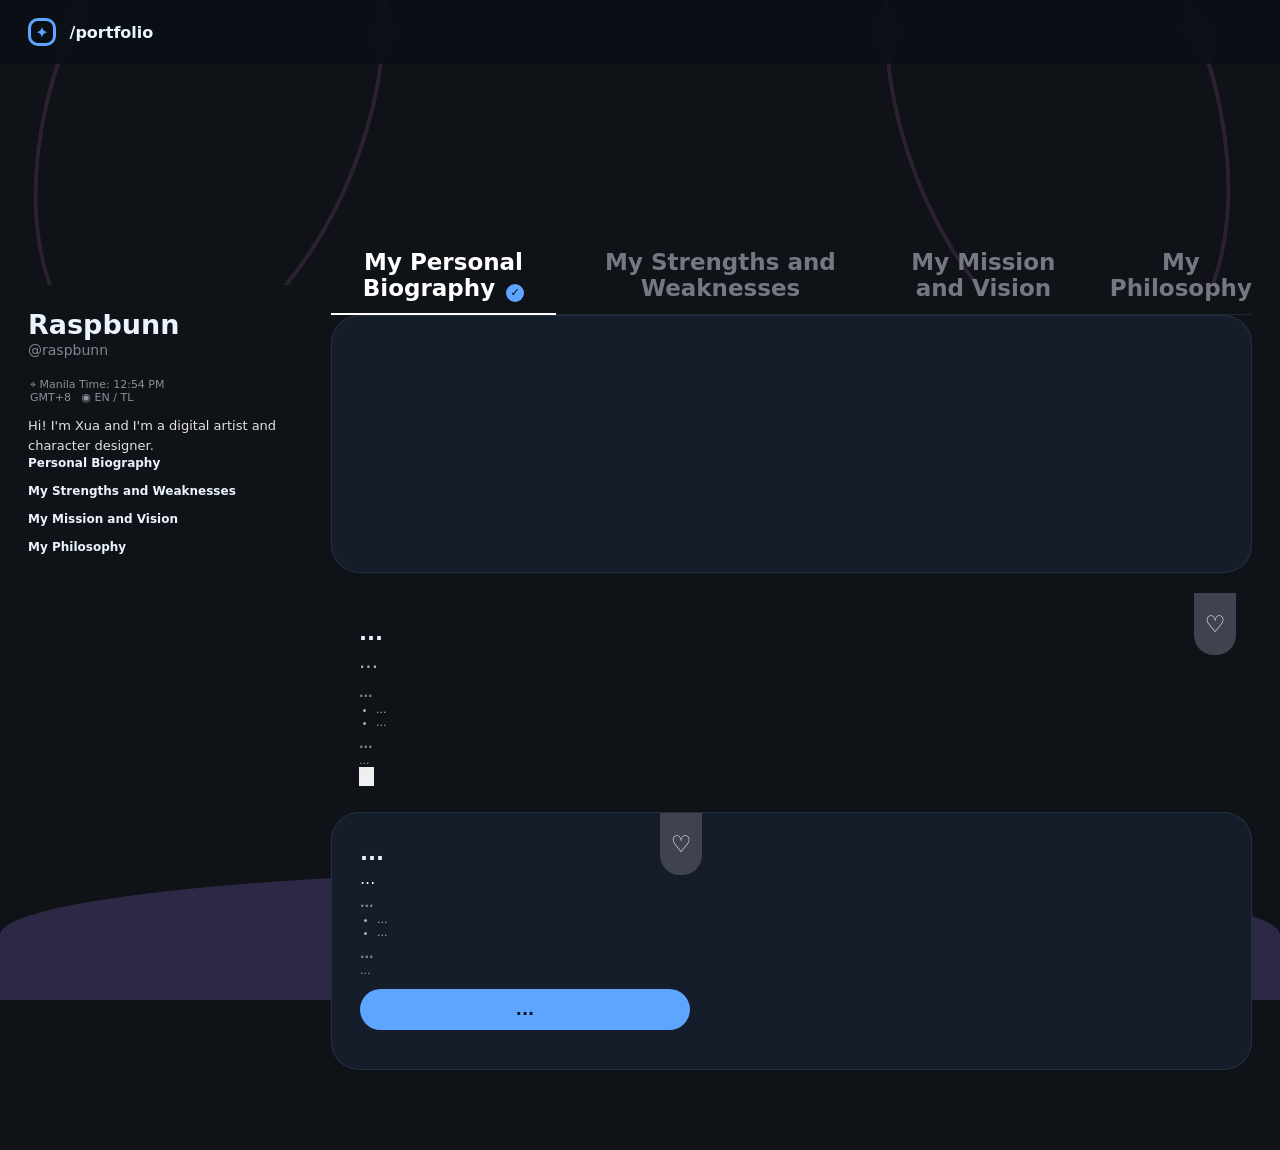
<file: website/index.html>
<!DOCTYPE html>
<html lang="en">
<head>
  <meta charset="UTF-8" />
  <meta name="viewport" content="width=device-width, initial-scale=1.0" />
  <title>Lumi — Artist Commissions</title>
  <link rel="stylesheet" href="style.css" />
</head>
<body>
  <video class="bg-video" autoplay muted loop playsinline>
    <source src="upload%20mo%20pics%20or%20gifs%20here/gif_bg.mp4" type="video/mp4" />
  </video>

  <header class="topbar">
    <div class="brand"><span class="brand-mark">✦</span> /portfolio</div>
  </header>

  <section class="cover">
    <div class="cover-art">
      </div>
      <div class="ribbon"></div>
    </div>
  </section>

  <main class="layout">
    <aside class="profile">
   

      <h1 id="profileName">Raspbunn</h1>
      <p class="handle" id="profileHandle">@raspbunn</p>

      <div class="meta">⌖ Manila Time: <span id="philippinesTime"></span><br /><span>GMT+8</span> &nbsp; ◉ EN / TL</div>

      <p class="bio" id="profileBio">
        Hi! I'm Xua and I'm a digital artist and character designer.
      </p>
      

      <div class="socials">
        <a class="page-link" href="about.html" data-page="Personal Biography
        ">Personal Biography</a>
        <a class="page-link" href="works.html" data-page="My Strengths and Weaknesses">My Strengths and Weaknesses</a>
        <a class="page-link" href="study-zone.html" data-page="My Mission and Vision">My Mission and Vision</a>
        <a class="page-link" href="blogs.html" data-page="My Philosophy">My Philosophy

        </a>
      </div>
    </aside>

    <section class="content">
      <nav class="tabs">
        <button class="tab active" data-tab="My Personal Biography">My Personal Biography <b>✓</b></button>
        <button class="tab" data-tab="My Strengths and Weaknesses">My Strengths and Weaknesses</button>
        <button class="tab" data-tab="My Mission and Vision">My Mission and Vision</button>
        <button class="tab" data-tab="My Philosophy">My Philosophy</button>
      </nav>


      <div id="commissions" class="tab-panel active">
        <article class="commission-card">
          
          </div>
          <div class="card-info">
            <button class="bookmark" title="S...">♡</button>
            <h2>...</h2>
            <div class="price">...</div>
            <h4>...</h4>
            <ul><li>...</li><li>...</li></ul>
            <h4>...</h4>
            <p>...</p>
            <button class="..." data-name="...">...</button>
          </div>
        </article>

        <article class="commission-card">
       
          <div class="card-info">
            <button class="bookmark" title="...">♡</button>
            <h2>...</h2>
            <div class="...">...</div>
            <h4>...</h4>
            <ul><li>...</li><li>...</li></ul>
            <h4>...</h4>
            <p>...</p>
            <button class="request" data-name="...">...</button>
          </div>
        </article>
      </div>

      <div id="shop" class="tab-panel">
        <div class="empty-panel"><span>✦</span><h2>My Strengths and Weaknesses</h2><p>...</p><button class="small-action" id="shopAction">Browse shop</button></div>
      </div>
      <div id="portfolio" class="tab-panel">
        <div class="gallery">
          <div class="gallery-item g1">✦</div><div class="gallery-item g2">♡</div><div class="gallery-item g3">☾</div>
        </div>
      </div>
      <div id="collection" class="tab-panel">
        <div class="empty-panel"><span>◈</span><h2>Collection</h2><p>Favorite artworks and saved pieces.</p><button class="small-action" id="collectionAction">View collection</button></div>
      </div>
    </section>
  </main>

  <!-- Commission modal -->
  <div class="modal" id="modal">
    <div class="modal-box">
      <button class="close" data-close="modal">×</button>
      <div class="modal-icon">✦</div>
      <h2>Start a commission request</h2>
      <p id="modal-text">Tell the artist about your project.</p>
      <textarea id="commissionDetails" placeholder="Describe your character, references, deadline, and any other details..."></textarea>
      <button class="request send" id="sendRequest">Send request</button>
    </div>
  </div>


  <div class="toast" id="toast"></div>
  <script src="script.js"></script>
</body>
</html>
</file>
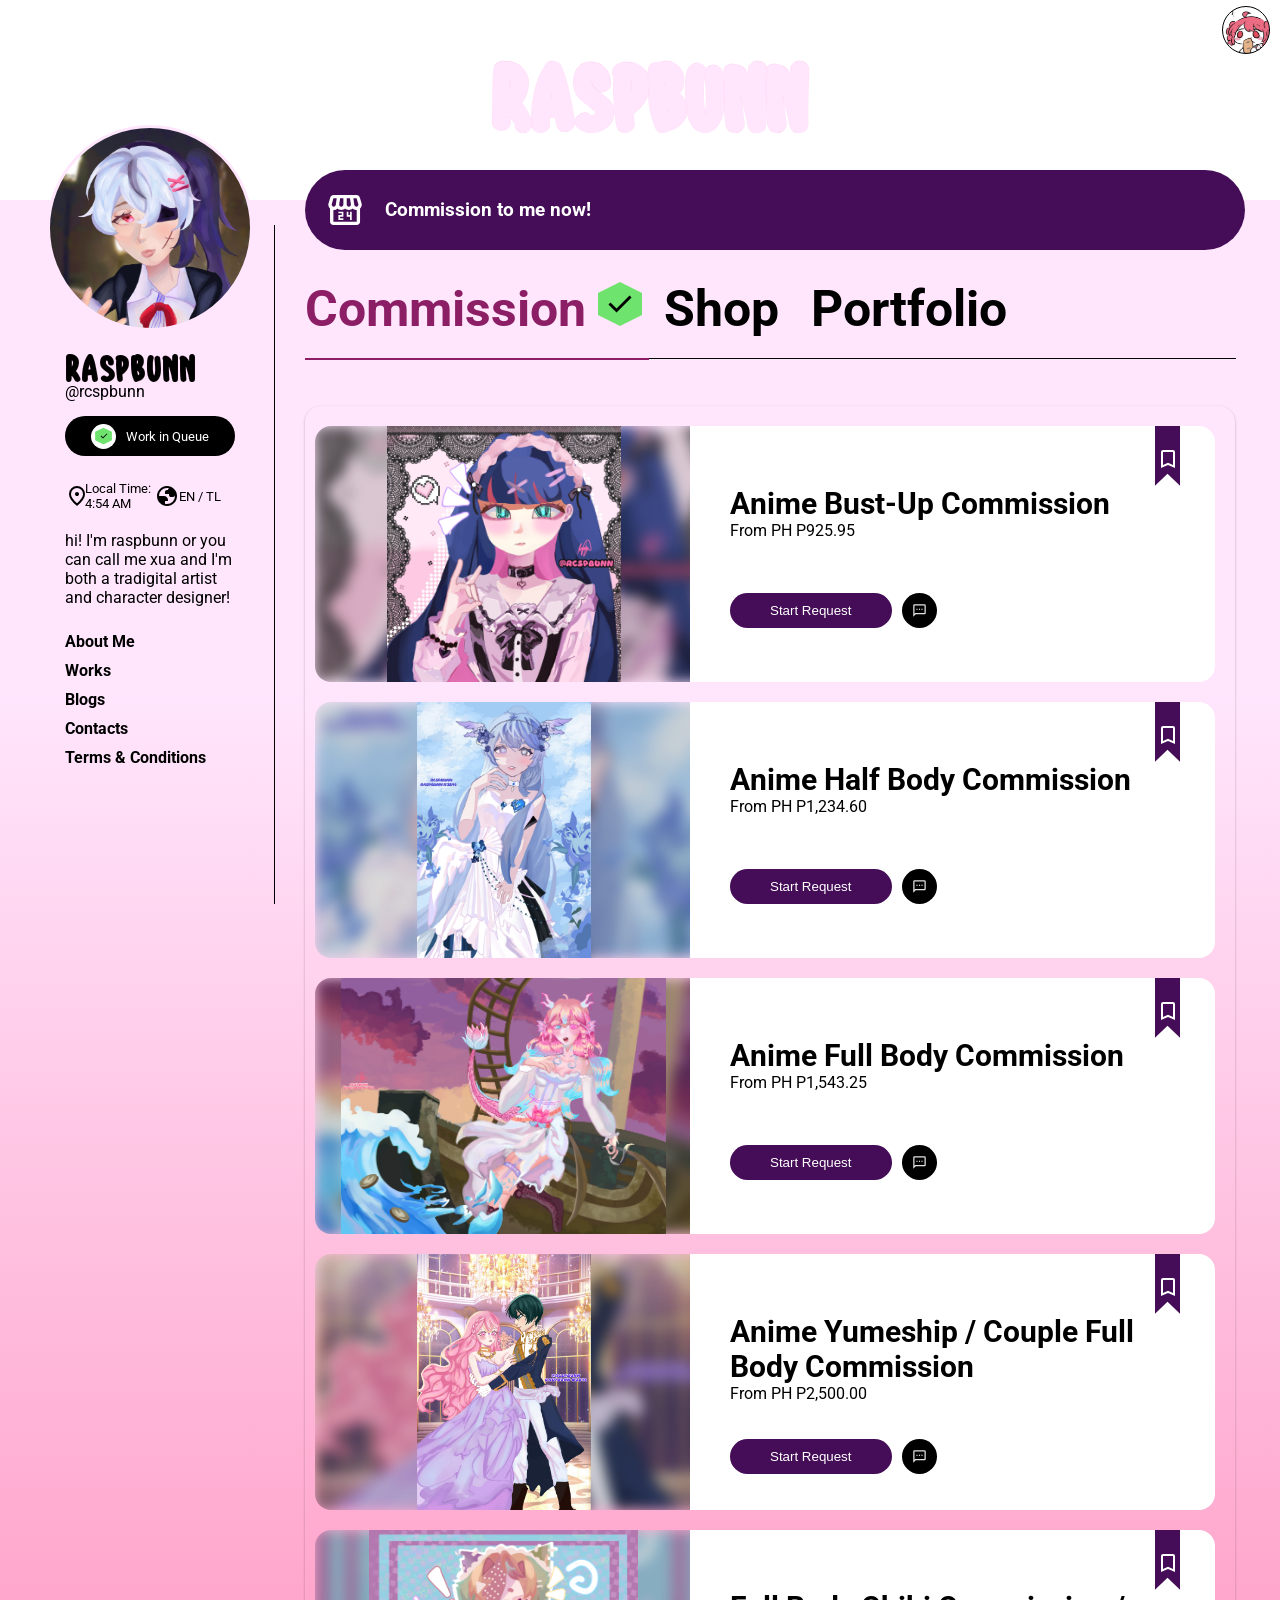
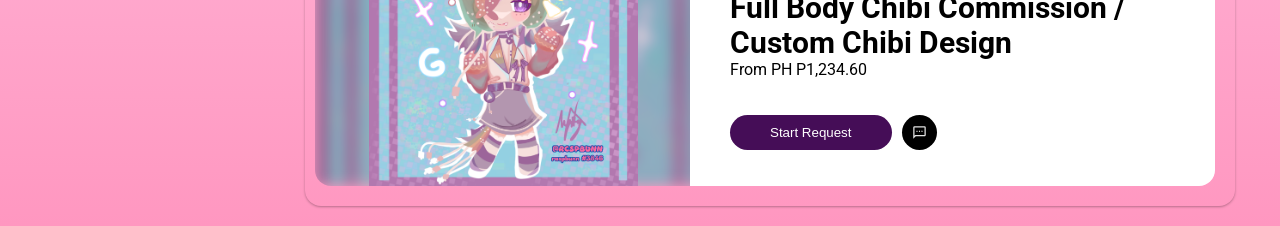
<file: Commission.html>
<!DOCTYPE html>
<html>
    
<head>
    <meta charset="UTF-8">
    <meta name="viewport" content="width=device-width, initial-scale=1.0">

    <!--Fonts-->
    <link rel="preconnect" href="https://fonts.googleapis.com">
    <link rel="preconnect" href="https://fonts.gstatic.com" crossorigin>
    <link href="https://fonts.googleapis.com/css2?family=Poppins:ital,wght@0,100;0,200;0,300;0,400;0,500;0,600;0,700;0,800;0,900;1,100;1,200;1,300;1,400;1,500;1,600;1,700;1,800;1,900&family=Roboto:ital,wght@0,100..900;1,100..900&display=swap" rel="stylesheet">

    <!--Links-->
    <link rel="stylesheet" href="Margaux_Website.css">
    <link rel="stylesheet" href="margauxjs-css.css">
    <link rel="stylesheet" href="sidebar.css">
    <link rel="stylesheet" href="Commission.css">
    <link rel="stylesheet" href="Portfolio.css">
    <link rel="stylesheet" href="requestBtn.css">
    <script src="Commision.js" defer></script>
    <script src="Sidebar.js" defer></script>

    <title>Raspbunn</title>
</head>
<body>
    <div class="pullRequestDisplay"></div>
    <!--<div class="alertW">
        <div class="alertFront">
            <div class="alertGrid">
                        <div class="alertSection1"> 
                            <button class="alertClose">
                                <svg xmlns="http://www.w3.org/2000/svg" viewBox="0 0 24 24" height="24px" width="24px" fill="#e3e3e3"><path d="M6.4,19L5,17.6L10.6,12L5,6.4L6.4,5L12,10.6L17.6,5L19,6.4L13.4,12L19,17.6L17.6,19L12,13.4L6.4,19Z"/></svg>
                            </button>
                        </div>
                <div class="alertGridWrap">
                    
                    <div class="leftSideAlert">
                        
                        <div class="partOneWrap">
                            <img src="portfolio/2-large.jpg" alt="" class="imageFront">
                            
                        </div>
                    </div>
                    <div class="rightSideAlert">
                        <div class="partTwoWrap">
                                <div class="headNamePrice">
                                    <p class="subtextPull">Offer</p>
                                    <h2 class="description">Anime Bust-up Commission</h2>
                                </div>
                                <div class="headPricetag">
                                    <p class="subtextPull">From PHP 925.95</p>
                                </div>
                                <div class="checkBoxWrap">
                                    <div class="checkBoxContainer">
                                        <input class="checkBoxDesign" type="checkbox" checked disabled>
                                        Personal
                                    </div>
                                    <div class="textInCheck">Included</div>
                                    <div class="checkBoxContainer">
                                        <input class="checkBoxDesign" type="checkbox">Commercial: Content
                                    </div>
                                  
                                    <div class="textInCheck">+200%</div>
                                    <div class="checkBoxContainer"> 
                                        <input class="checkBoxDesign" type="checkbox">
                                        Commercial: Merchandising
                                    </div>
                                
                                     <div class="textInCheck">+300%</div>
                                 </div>
                                 </div>   
                           
                                <div class="raspImageWrap">
                                    <div class="imageProfileWrap"><div class="imageProfile" ></div></div>
                                    <div class="profileHeadTextWrap">
                                        <div class="profileHeadText">Raspbunn</div>
                                        <div class="profileSubtext">@rcspbunn</div>
                                    </div>
                                </div>
                                <div class="messageRaspContainer">
                                    <div class="messageRasp">
                                        Thanks for considering me
                                        for your commission! Please only start a request if you find the service details and my Terms of Service acceptable.
                                    </div>
                                </div>
                        <div class="partThreeWrap">
                        
                        
                                <div class="privillegeDescription">
                                    <div class="topDescription">
                                        <h2 class="privillegeText">Includes</h2>
                                        <p class="privilegeDiscription"> 
                                            • &emsp; Bust up rendered piece
                                        </p>
                                    </div>
                                    <div class="middleDescription">
                                        <h2 class="privillegeText">
                                            Details
                                        </h2>
                                        <p class="privilegeDiscription">
                                            • &emsp; Will send jpeg and png

                                        </p>
                                    </div>
                                    <div class="bottomDescription">
                                        <h2 class="privillegeText">
                                            Important
                                        </h2>
                                        <p class="privilegeDiscription">
                                            • &emsp; NO REFUND
                                        </p>
                                        <p class="privilegeDiscription">
                                            • &emsp; 1-2 Weeks TAT
                                        </p>
                                    </div>

                                </div>

                                <div class="termsConditionOuter">
                                    <div class="termsConditionWrap">
                                         <h class=" termsTitle">౨ৎTERMS AND CONDITIONS౨ৎ</h>
                                    <div>
                                            <h1>DISCLAIMER</h1>
                                
                                            <p>• By purchasing my services (art), you automatically agree to the following conditions.</p>
                                            <p>• Please read this entirely and carefully. I will refuse your commission if you do not agree to these terms.</p>
                                            <p>• If you are not comfortable with my Terms of Service and/or are not willing to agree to the conditions, you may not request a commission.</p>
                                            <p>• I do not allow my art to be used for AI purposes and alike. Please do not upload it to any AI sites as this could compromise my artwork.</p>
                                            <p>• NFT usage is strictly forbidden.</p>
                                            <p>• If you have any questions, please contact me at rcspbunn@gmail.com</p>
                                        </div>
                                        <div> 
                                            <h1>USER AGREEMENT</h1>
                                            <p>
                                            By commissioning me, you agree that you have read and accepted all the terms described herein.
                                            You will agree here to the policy of using the art for personal, non-profit purposes unless otherwise stated, and provide all image credits to me.
                                            Violators will be added to my blacklist indefinitely and without warning.
                                            </p>
                                        </div>
                                            <h class="termsTitle">GENERAL STUFFS</h>
                                        <div>
                                

                                            <h1>CLIENT</h1>
                                            
                                            <p>• You, the Client, will be expected to first read my TOS and understand my general commission Prices.</p>
                                            <p>• You, the Client, may display my work on external sites as long as it is visibly credited and linked back to me.</p>
                                            <p>• You may not upload or host my work in any gallery that is intended to display your own work only.</p>
                                            <p>• You may not claim my work as your own.</p>
                                            <p>• Please only upload the smaller file publicly unless otherwise discussed.</p>
                                            <p>• You may use the Artwork for personal use including but not limited to: avatars, phone or computer wallpapers, and personal website/profile displays.</p>
                                            <p>• You reserve the right to print or create an otherwise physical reproduction of the Artwork as long as it is for your PERSONAL use only (ie. NOT for sale).</p>
                                            <p>• You may not use the Artwork for redistribution or external projects, commercial or non-commercial (i.e. t-shirts, mugs, public flyers, etc.) unless otherwise discussed.</p>
                                            <p>• In the case of an adoptable, you retain the rights to the character design.</p>
                                            <p>• You are NOT authorized to change, modify, edit or use my works without my permission.</p>
                                            <p>• You are NOT authorized to trace over my Artwork in any way, including the use of the artwork as a “base.”</p>
                                            <p>• Any harassment in an attempt to bargain for a commission (a ‘slot’) is not tolerated. This includes inappropriately worded comments on my profile, as well as private messages. I reserve the right to place anyone on the blacklist over harassment.</p>
                                            <p>• Clients who have commissioned and/or received work before this TOS has gone into effect are still bound to its contents.</p>
                                            <p>• These clients are permitted to include signatures and/or watermarks indicating the Artwork is my intellectual property. Credit in some form is required.</p>
                                            <p>• By placing an order, you agree to these terms and conditions. Please read these terms carefully.</p>
                                        </div>
                                        <div>   
                                        <h1>ARTIST</h1>
                                            
                                            <p>• By commissioning me, you are purchasing my service as an artist only.</p>
                                            <p>• I reserve the right to post your finished artwork in my gallery for any reason.</p>
                                            <p>• I reserve the right to decline any project or client for any reason.</p>
                                            <p>• I reserve the right to refund you the full amount paid if I no longer wish to work on your project for any reason.</p>
                                            <p>◆ I do not do the following:</p>
                                            <p>• R18, Furry, Heavy Mecha, Elderly, extreme bara, fetish art or anything else that makes me uncomfortable.</p>
                                        </div>
                                        <div>
                                            <h1>COMMERCIAL USER AGREEMENT</h1>
                                            
                                            <p>• If you, the Client, wish to order a commission for Commercial use, the total price of the commission, as well as any other royalties, will be agreed upon upfront.</p>
                                            <p>• The minimum price increase 100% of the original price, meaning double the end sum. However, I reserve the right to charge more if I deem fit.</p>
                                            <p>• The following cases are considered commercial use: Reproducing and selling the artwork, publicly or privately, cases where you receive profit from a medium/platform where you have posted my artwork, (eg. Patreon, YouTube, Twitch, a personal site, business cards etc).
                                            Tier Contents % Increase
                                            Tier 1 - Twitch/Youtube/Twitter promotion - 100%
                                            Tier 2 - Patreon content/business cards/ personal site - 200%
                                            Tier 3 - Reproducing/Selling/Merch - 300%
                                            </p>
                                        </div>
                                        <div>
                                            <h1>COPYRIGHT</h1>
                                    
                                            <p>• I reserve the right to sign and/or watermark my own work. I will send you a full resolution image (by email or via google docs), but my signature will remain on both the full resolution and smaller versions of the Artwork.</p>
                                            <p>• You are responsible for protecting your ownership over rights to a character design made by me by creating a copy image with your name added as well (ie. through a watermark) when uploading on external sites.</p>
                                            <p>• I retain all copyright over my work, which includes the right to redistribute, reproduce, or use the image as a sample for sales or self-promotion unless otherwise agreed upon. In the case of a Public Commission, I may do whatever I wish with the art (eg. post it to other sites such as Instagram) but will give proper credit to you for ownership of the character’s design.</p>
                                            <p>• In the case of a commission, I will not claim the rights to a character design unless it was one of my own designs. Therefore, I will not reuse/resell the Artwork for personal or commercial projects unless agreed upon.</p>
                                            <p>• In the case of an adoptable design, I will not reuse/resell the rights to the design once ownership is transferred to you, the Client.</p>
                                            NDA - Privacy request
                                        </div>
                                        <div>
                                            <p>• If you wish for your request to be private, it must be stated during the ordering process.</p>
                                            <p>• I reserve the right to charge a fee if I deem fit.</p>
                                            <p>• The privacy request entails that I am not allowed to share any WIPs on social media, nor am I allowed to stream the process of the commission anywhere.</p>
                                            <p>• However, this also means that you must refrain from sharing any such spoilers yourself.</p>
                                            <p>• This is especially important to consider if you are a Vtuber and want me to keep assets private until your debut.</p>
                                            <p>• The NDA fee usually starts at +5% of the total quote, but it might differ. The bigger the project the bigger the fee.</p>
                                        </div>
                                        <div>
                                            <h1>COMMISSIONS</h1>
                                            
                                            <p>• You will get a reply from me discussing the details (if needed) as well as me confirming your slot.</p>
                                            <p>• I reserve the right to make changes to your request as I see fit unless otherwise discussed. To guarantee the total accuracy of your commission request, please make note of the required details and elements in the form.</p>
                                            <p>• If your character is extremely detailed, I have the right to charge a fee to include these details. This fee will be stated before the transaction, and you hold the right to make changes to your commission request (eg. change the character, agree to simplified design changes) before the transaction is complete.</p>
                                            <p>• Please make your request concisely worded with minimal abbreviations, so as to make the note clear to read.</p>
                                            <p>• Any emails, private messages, and comments that you send must come in the following languages: English or Tagalog.</p>
                                            <p>• Before taking part in any transaction, you are required to wait for a reply so that we can discuss the details.</p>
                                            <p>• I will - after everything is processed and confirmed - send you an invoice. You need to confirm the payment with me before I start your order.</p>
                                            <p>• I usually take up to 3-5 days to respond to your initial order inquiry.</p>
                                            <p>• You reserve the right to set a deadline for your commission. This deadline must be disclosed prior to payment.</p>
                                            <p>• I have the right to decline a project if there is too short of a time allowance. I reserve the right to take up to 3 weeks to begin work on your project, and an additional 4 to work on said project.</p>
                                            <p>• If you did not alert me to a deadline, you must not send reminders until this 4 week's buffer period has passed. Reminders will be ignored if they relate to work that I have prioritized above your project, including other commissions and gift art.</p>
                                            <p>• If due dates are discussed, it is also the clients' responsibility to ensure prompt communication. I will not be held responsible for late delivery.</p>
                                            <p>• No harassment over my work speed will be tolerated, regardless of the time that has passed.</p>
                                            <p>• I will work on commissions randomly. This means I will work on the piece I'm the most inspired/ comfortable with at the moment.</p>
                                            <p>• You reserve the right to be notified of any delays.</p>
                                            <p>• I will send a WIP (‘work in progress’) image after 100% of the payment is completed.</p>
                                            <p>• These images will come in the form of .jpg or .png files as an attachment in the email or a DM.</p>
                                            <p>• The responsibility is on you to ensure your order contains the details you want me to follow.</p>
                                            <p>• I am not responsible for any unsatisfactory element of the finished design if no feedback was given to amend it.</p>
                                            <p>• I will only send a guaranteed WIP for the Sketch, but you are free to request a WIP at any given time.</p>
                                            <p>• Up to two major revisions can be made during the drafting phase of the commission. Only minor adjustments within reason can be made afterwards.</p>
                                            <p>• Each time I send a WIP to a client, I ask the client to provide feedback to me.</p>
                                            <p>• Changes will only be made at the sketch stage. Color corrections will be made at the color stage.</p>
                                            <p>• Any changes to the character or subject will be subject to a fee, and the fee will depend on the nature of the change.</p>
                                            <p>• I will not be held responsible for any changes in ownership of the said character.</p>
                                            <p>• After the order is completed, minor changes such as color adjustments are allowed if the missing or inaccurate elements are my faults (e.g., I overlooked details provided in the order).</p>
                                            <p>• In the absence of feedback from the customer, any changes to the final piece will be subject to a fee.</p>
                                            <p>• I will not redraw a completed commission unless payment is received for a second order.</p>
                                        </div>
                                        <div>    
                                            <h1>MODE OF PAYMENT</h1>
                                            
                                        
                                            <p>• I am not responsible for any mistakes that are made on your part over the course of the transaction.</p>
                                            <p>• will only accept PHP (Philippine Peso) or USD via Paypal or Gcash as payment. You are responsible for making currency conversions.</p>
                                            <p>• It is expected that you deposit 100% of the price upfront before I start. No exceptions.</p>
                                            <p>• After 100% of the payment is sent, I will start sketching. The Sketch will then be sent to you.</p>
                                            <p>• I will initiate the transaction to avoid accidental transactions. Do not send me any kind of payment until I have confirmed I can accept your commission AND have asked for payment.</p>
                                            <p>• Payments via Paypal/Gcash are sent via Invoice method only. I will cover the Paypal/Gcash fees as it is expected from the Artist per PayPal ToS. What you see is what you will have to pay.</p>
                                            <p>• I do not accept payment from shared PayPal accounts unless you are not of legal age and use a parent/guardian’s PayPal account.</p>
                                            <p>• If payment is not made in a timely manner (24H) after I've placed the Invoice, the commission will be cancelled.</p>
                                            <p>Repeated counts of commissioning a project and failing to pay will result in blacklisting.</p>
                                            <p>• For auctions, you are NOT allowed to retract your bid. On your first problematic transaction, you'll receive a simple verbal warning. The next time you back down from the auction you will be blacklisted and refused the opportunity to bid in the future. Only bid if you are sure you can pay your bidding.</p>
                                        </div>
                                        <div>
                                            <h1>PAYPAL/GCASH DISCLAIMER</h1>
                                    
                                            <p>• I can refund 100% of the payment only if I have not started working on the sketch.
                                            fees, taxes and/or transfer fees.</p>
                                            <p>• If we agree on a payment plan and I start the commission after the first deposit has been done, I will not refund your said deposit if you back out of the Payment Plan.</p>
                                        </div>   
                                        <div>
                                            <h1>CHARGEBACK</h1>
                                        
                                            <p>• You are NOT authorized to issue a chargeback for any reason.</p>
                                            <p>• If for any reason your PayPal/ Gcash account malfunctions or authorizes a refund request without your knowledge, you must contact me as soon as possible in order to resolve the issue.</p>
                                            <p>• You are required to contact me when you need to cancel a commission request.</p>
                                            <p>• Purposefully issuing a chargeback without contacting me to cancel/refund a project will result in immediate blacklisting for you as well as your email address, and anyone sharing your PayPal account, including side accounts.</p>
                                            <p>• Please note that all of my sales are "Digital Artwork" and it is the Artwork’s "Intellectual Property" that is purchased by you, the Client.</p>
                                            <p>• Nothing is ever intended by either me or the Client, to be physically shipped to them.</p>
                                            <p>• I am not required ever to ship any item unless it was explicitly discussed.</p>
                                        </div>
                                        <div>
                                            <h1>REFUNDS</h1>
                                            
                                            <p>• I can refund 100% of the payment only if I have not started working on the sketch.</p>
                                            <p>• Once I start the sketch there will be NO REFUNDS.</p>
                                            <p>• I can only refund around 80% if there are errors in PayPal/Gcash fees, taxes and/or transfer fees.</p>
                                            <p>• If I cancel a project, I will reimburse the lost fees and refund 100%.</p>
                                            <p>• If we agree on a payment plan and I start the commission after the first deposit has been done, I will not refund your said deposit if you back out of the Payment Plan.
                                            <strong>QUEUE / SCHEDULING / WORK SPEED / DEADLINES</strong></p>
                                        
                                            <p>• I usually take up to 2-3 days to respond to your initial order inquiry.</p>
                                            <p>• You reserve the right to set a deadline for your commission. This deadline must be disclosed prior to payment.</p>
                                            <p>• I have the right to decline a project if there is too short of a time allowance. I reserve the right to take up to 1 week to begin working on your project, and an additional 2 to work on said project.</p>
                                            <p>• If you did not alert me to a deadline, you must not send reminders until this 4 week's buffer period has passed. Reminders will be ignored if they relate to work that I have prioritized above your project, including other commissions and gift art.</p>
                                            <p>• If due dates are discussed, it is also the clients' responsibility to ensure prompt communication. I will not be held responsible for late delivery.</p>
                                            <p>• No harassment over my work speed will be tolerated, regardless of the time that has passed.</p>
                                            <p>• I will work on commissions randomly. This means I will work on the piece I'm the most inspired/ comfortable with at the moment.</p>
                                            <p>• You reserve the right to be notified of any delays.</p>
                                        </div>
                                        <div>
                                            <h1>RUSH FEE</h1>
                                        
                                            <p>• Rush fees are at least + 25% of the commission. Fees might vary depending on the project and the timeframe provided.</p>
                                            <p>• Estimated project start dates are on my commission page.</p>
                                            <p>• However, in some cases, I am able to accept a rush commission that would bring your queue up forward significantly.</p>
                                            <p>• Dates provided are subject to change, details are to be discussed should the client have set dates.</p>
                                        </div>
                                        <div>
                                            <h1>Revisions and Feedback</h1>
                                        
                                            <p>• I will send a WIP (‘work in progress’) image after 100% of the payment is completed.</p>
                                            <p>• These images will come in the form of .jpg or .png files as an attachment in the email or a DM.</p>
                                            <p>• The responsibility is on you to ensure your order contains the details you want me to follow.</p>
                                            <p>• I am not responsible for any unsatisfactory element of the finished design if no feedback was given to amend it.</p>
                                            <p>• I will only send a guaranteed WIP for the Sketch, but you are free to request a WIP at any given time.</p>
                                            <p>• Each time I send a WIP to a client, I ask the client to provide feedback to me.</p>
                                            <p>• Changes will only be made at the sketch stage. Color corrections will be made at the color stage.</p>
                                            <p>• I will not be held responsible for any changes in ownership of the said character.</p>
                                            <p>• After the order is completed, minor changes such as color adjustments are allowed if the missing or inaccurate elements are my faults (e.g., I overlooked details provided in the order).</p>
                                            <p>• I will not redraw a completed commission unless payment is received for a second order.</p>
                                        </div> 
                                        <div class="marginFinalP">
                                            <h1>FINAL PRODUCT</h1>
                                            
                                            <p>• There may be slight differences between the samples in my gallery and the illustration you will receive.</p>
                                            <p>• The commissioner must respect that my artistic style cannot be altered.</p>
                                            <p>• I reserve the right to reject critiques pertaining to artistic skill and stylization, and if the critique reduces the artistic quality of the piece.</p>
                                            <p>• Credit to me, the Artist, is required when you post or use it on another platform.</p>
                                            <p>• You, the Client, are responsible for saving any information, images, and other digital data I provide.</p>
                                            <p>• Any file you paid for will be available from me for a finite time only. I take measures to preserve most files for up to 3 months. However, I cannot guarantee against computer failure or accidental deletion or loss.</p>
                                            <p>• I am not required to post your project in any public space, and if posted, I am not required to keep it there indefinitely. I have the right to delete or remove any public project, even if you paid for it, as you should have your own copy for personal use.</p>
                                            <p>• Feedback of the final product is permitted after completion of the piece, through private messages or comments.</p>
                                            <p>• Any comments that are rude, inappropriate, inflammatory, and/or non-constructive may result in blacklisting.</p>
                                        </div>     
                                    </div>
                                </div>

                                <div class="acceptTermsWrap">
                                     <div class="checkBoxContainer">
                                        <input class="checkBoxDesign" type="checkbox" >
                                        <div class="acceptTermsText">Accept Rascpbunn's Terms and Service</div>
                                    </div>
                                </div>
                                <div class="acceptBtnWrap">
                                    <button class="acceptBtn" onclick="popUp()">
                                        Accept Terms to start request
                                    </button>
                                </div>

                            </div>
                        </div>
                    
                    </div>
                </div>
        
        </div>
     </div>
    -->
    
   <!-- Navigation bar -->
    <nav class ="nav">
        <div class="header">
            <div class="navSection1"></div>
            <div class="navSection2">
             
                
                    <!--Buttons Navigation-->
                    <div class="iconWrapper"><button onclick="popUp()" class="icons"></button></div>
                    
                </div>
        </div>
          
    
    </nav>
    
    <!--Main Content-->
    <div class="alerWrapper"> 
        <div class="alert">
          
        </div>
    </div>
    <main class="main">
      
        <section class="logoWrap">
            <article class="logoContainer">
                <!-- <img class="logo" src="image/cinnamoroll.jpg" > -->
                <h6 class="nameBrand sizeLogo">Raspbunn</h6>
                
            </article>
        </section>
         <section class=" mainWrap">
                  <video class="background" width="100%"  autoplay loop muted playsinline disablePictureInPicture>
             <source src="image/bg.mp4" type="video/mp4">
             </video>
           
        <article class="mainArticle">
             <!--Side Bar-->
    <aside class="sidebar">
        <div class="sidebarWrapper">
              <div class="verticalLine"></div>
                <div class="headTitleWrap">
                    
             <!-- 1st Section-->
                    <div class="profileDisplay">
                        <div class="profile"></div>
                    </div>
                    
            <!-- 2nd Section -->
                    <div class="secondWrap ">
                        <h class="nameBrand color ">Raspbunn</h>
                        <p class="fontReg textName">@rcspbunn</p>
                        <div class="buttonGrid">
                              <!-- <div><button class="longButton sizeBtn fontReg" id="ratesBtn">Rates</button></div> -->
                           <!-- <div class="displayFlex"><button class="shortButton fontReg ">!</button></div> -->
                        </div>
                        <!-- <button class="longButton fontReg workBtn" id="termsBtn">Terms & Conditions</button> -->
                         <div><button class="longButton fontReg workBtn" id="workQueueBtn">
                            <div class="workSymbolWrapper">
                                <div class="workSymbol">
                                    <div class="check"><svg xmlns="http://www.w3.org/2000/svg" viewBox="0 0 24 24" height="24px" width="24px" fill="black"><path d="M9.55,18l-5.7-5.7l1.43-1.42l4.28,4.28l9.18-9.18L20.15,7.4L9.55,18Z"/></svg></div>
                                </div>
                            </div>Work in Queue</button></div>
                        <div class="fontReg localTime" id="time"></div>
                        <p class="fontReg">
                            hi! I'm raspbunn or you can call me xua and I'm both a tradigital artist and character designer!
                        </p>
                    </div>
            <!--3rd Section-->
                    <div class="channelsWrap">
                        <!--    <a class= "blank" href="https://www.tiktok.com/@rcspbunn"><svg class="svgIcon" fill="#000000" width="20px" height="20px" viewBox="0 0 24 24" id="tiktok" data-name="Flat Color" xmlns="http://www.w3.org/2000/svg" class="icon flat-color"><path id="primary" d="M21,7V9a1,1,0,0,1-1,1,8,8,0,0,1-4-1.08V15.5A6.5,6.5,0,1,1,6.53,9.72a1,1,0,0,1,1.47.9v2.52a.92.92,0,0,1-.28.62,2.49,2.49,0,0,0,2,4.23A2.61,2.61,0,0,0,12,15.35V3a1,1,0,0,1,1-1h2.11a1,1,0,0,1,1,.83A4,4,0,0,0,20,6,1,1,0,0,1,21,7Z" style="fill: rgb(0, 0, 0);"></path></svg> TIKTOK</a>
                        <a class="facebook blank" href="https://www.facebook.com/mbdelapaz"><svg class="svgIcon"  width="20px" height="20px" viewBox="0 0 24 24" fill="none" xmlns="http://www.w3.org/2000/svg">
                            <path fill-rule="evenodd" clip-rule="evenodd" d="M2 6C2 3.79086 3.79086 2 6 2H18C20.2091 2 22 3.79086 22 6V18C22 20.2091 20.2091 22 18 22H6C3.79086 22 2 20.2091 2 18V6ZM6 4C4.89543 4 4 4.89543 4 6V18C4 19.1046 4.89543 20 6 20H12V13H11C10.4477 13 10 12.5523 10 12C10 11.4477 10.4477 11 11 11H12V9.5C12 7.567 13.567 6 15.5 6H16.1C16.6523 6 17.1 6.44772 17.1 7C17.1 7.55228 16.6523 8 16.1 8H15.5C14.6716 8 14 8.67157 14 9.5V11H16.1C16.6523 11 17.1 11.4477 17.1 12C17.1 12.5523 16.6523 13 16.1 13H14V20H18C19.1046 20 20 19.1046 20 18V6C20 4.89543 19.1046 4 18 4H6Z" fill="#000000"/>
                            </svg> FACEBOOK</a>
                        <a class="instagram blank" href="https://www.instagram.com/raspbunnn"><svg class="svgIcon"  width="20px" height="20px" viewBox="0 0 24 24" fill="none" xmlns="http://www.w3.org/2000/svg">
                            <path fill-rule="evenodd" clip-rule="evenodd" d="M12 18C15.3137 18 18 15.3137 18 12C18 8.68629 15.3137 6 12 6C8.68629 6 6 8.68629 6 12C6 15.3137 8.68629 18 12 18ZM12 16C14.2091 16 16 14.2091 16 12C16 9.79086 14.2091 8 12 8C9.79086 8 8 9.79086 8 12C8 14.2091 9.79086 16 12 16Z" fill="#0F0F0F"/>
                            <path d="M18 5C17.4477 5 17 5.44772 17 6C17 6.55228 17.4477 7 18 7C18.5523 7 19 6.55228 19 6C19 5.44772 18.5523 5 18 5Z" fill="#0F0F0F"/>
                            <path fill-rule="evenodd" clip-rule="evenodd" d="M1.65396 4.27606C1 5.55953 1 7.23969 1 10.6V13.4C1 16.7603 1 18.4405 1.65396 19.7239C2.2292 20.8529 3.14708 21.7708 4.27606 22.346C5.55953 23 7.23969 23 10.6 23H13.4C16.7603 23 18.4405 23 19.7239 22.346C20.8529 21.7708 21.7708 20.8529 22.346 19.7239C23 18.4405 23 16.7603 23 13.4V10.6C23 7.23969 23 5.55953 22.346 4.27606C21.7708 3.14708 20.8529 2.2292 19.7239 1.65396C18.4405 1 16.7603 1 13.4 1H10.6C7.23969 1 5.55953 1 4.27606 1.65396C3.14708 2.2292 2.2292 3.14708 1.65396 4.27606ZM13.4 3H10.6C8.88684 3 7.72225 3.00156 6.82208 3.0751C5.94524 3.14674 5.49684 3.27659 5.18404 3.43597C4.43139 3.81947 3.81947 4.43139 3.43597 5.18404C3.27659 5.49684 3.14674 5.94524 3.0751 6.82208C3.00156 7.72225 3 8.88684 3 10.6V13.4C3 15.1132 3.00156 16.2777 3.0751 17.1779C3.14674 18.0548 3.27659 18.5032 3.43597 18.816C3.81947 19.5686 4.43139 20.1805 5.18404 20.564C5.49684 20.7234 5.94524 20.8533 6.82208 20.9249C7.72225 20.9984 8.88684 21 10.6 21H13.4C15.1132 21 16.2777 20.9984 17.1779 20.9249C18.0548 20.8533 18.5032 20.7234 18.816 20.564C19.5686 20.1805 20.1805 19.5686 20.564 18.816C20.7234 18.5032 20.8533 18.0548 20.9249 17.1779C20.9984 16.2777 21 15.1132 21 13.4V10.6C21 8.88684 20.9984 7.72225 20.9249 6.82208C20.8533 5.94524 20.7234 5.49684 20.564 5.18404C20.1805 4.43139 19.5686 3.81947 18.816 3.43597C18.5032 3.27659 18.0548 3.14674 17.1779 3.0751C16.2777 3.00156 15.1132 3 13.4 3Z" fill="#0F0F0F"/>
                            </svg> INSTAGRAM</a>
                        <a class="twitter blank" href="https://x.com/rcspbunn"><svg class="svgIcon"  width="20px" height="20px" viewBox="0 0 24 24" fill="none" xmlns="http://www.w3.org/2000/svg">
                            <path fill-rule="evenodd" clip-rule="evenodd" d="M14.8486 5.65845C13.1442 5.65845 11.7626 7.0401 11.7626 8.74446C11.7626 8.95304 11.7831 9.15581 11.822 9.35119C11.8846 9.66589 11.7924 9.99153 11.5741 10.2267C11.3558 10.4619 11.0379 10.578 10.7194 10.5389C8.51116 10.268 6.50248 9.35556 4.88498 7.9954C4.91649 8.59732 5.12515 9.23671 5.57799 9.90654L6.25677 10.9106L5.14211 11.3863L4.92704 11.4781C5.0869 11.6609 5.2791 11.8487 5.49369 12.0332C5.73717 12.2425 5.97247 12.4165 6.14726 12.5381C6.23408 12.5985 6.30452 12.645 6.35171 12.6755C6.37527 12.6907 6.39294 12.7018 6.40383 12.7086L6.41495 12.7155L6.41519 12.7157L6.41551 12.7159L6.41578 12.7161L6.41619 12.7163L6.41647 12.7165L7.96448 13.655L6.34397 14.4653C6.26374 14.5054 6.18367 14.5412 6.10393 14.573C6.42924 14.8471 6.82517 15.0995 7.2464 15.2986L8.63623 15.9556L7.47226 16.9598C6.8369 17.508 6.19778 17.9166 5.36946 18.1326C6.59681 18.7875 8.00315 19.1596 9.49941 19.1596C14.3045 19.1596 18.1746 15.325 18.1746 10.6256V10.1059L18.5998 9.80721C19.2636 9.34107 19.7329 8.71068 20.0689 7.99004H18.5398H17.9084L17.637 7.41994C17.1401 6.37633 16.0772 5.65845 14.8486 5.65845ZM3.56882 12.9581C3.38031 13.174 3.29093 13.4642 3.33193 13.7553C3.44474 14.5563 3.92441 15.2462 4.45444 15.7728C4.59838 15.9158 4.75232 16.0531 4.91396 16.184C4.88926 16.1909 4.86437 16.1975 4.83925 16.2038C4.35789 16.3243 3.70926 16.3494 2.62755 16.2434C2.20934 16.2024 1.81014 16.4273 1.62841 16.8062C1.44668 17.185 1.5212 17.6371 1.81492 17.9376C3.75693 19.9245 6.48413 21.1596 9.49941 21.1596C15.212 21.1596 19.8978 16.7239 20.1628 11.126C21.4521 10.0429 22.0976 8.57673 22.4458 7.24263C22.5241 6.94292 22.459 6.62387 22.2696 6.37873C22.0803 6.13359 21.788 5.99004 21.4783 5.99004H19.1247C18.2201 4.58853 16.6437 3.65845 14.8486 3.65845C12.1796 3.65845 9.99072 5.71435 9.7793 8.32892C7.91032 7.84456 6.2705 6.78758 5.05863 5.35408C4.83759 5.09261 4.49814 4.9624 4.15894 5.00897C3.81974 5.05554 3.52794 5.27241 3.38555 5.58378C2.78087 6.90597 2.66434 8.43104 3.34116 9.98046L3.10746 10.0802C2.64466 10.2777 2.40073 10.7884 2.5379 11.2725C2.72276 11.925 3.14129 12.5011 3.56882 12.9581Z" fill="#000000"/>
                            </svg>TWITTER</a>
                        -->
                        <a class="linkStyle blank" id="aboutBtn">
                            About Me
                        </a>
                        <a class="linkStyle blank" id="portfolioBtn">
                            Works
                        </a>
                        <a class="linkStyle blank" id="blogsBtn">
                            Blogs
                        </a>
    
                        <a  class="linkStyle blank" id="contactsBtn">
                            Contacts
                        </a>
                        <a  class="linkStyle blank" id="termsBtn">
                            Terms & Conditions
                        </a>
                
                    </div>
                </div>
       </div>
    </aside>
    </article>

            <article class="portfolioWrapper">
                <div class="portfolioSection1">
                    <div class="getStartedWrapper">
                        <div class="getStarted">
                            <div class="getStartedText">
                                <h1 class=" fontReg getStartedText">
                                <svg class="checkGetStarted" xmlns="http://www.w3.org/2000/svg" viewBox="0 0 24 24" height="50px" width="30px" fill="#e3e3e3"><path d="M8.03,18h3V17h-2V16h2V13h-3v1h2v1h-2v3Zm7,0h1V13h-1v2h-1V13h-1v3h2v2Zm6-6.95V19q0,0.82-0.59,1.41T19.03,21h-14Q4.2,21 3.61,20.41T3.03,19V11.05Q2.45,10.52 2.14,9.7T2.13,7.9L3.18,4.5q0.2-0.65 0.71-1.08T5.08,3h13.9q0.68,0 1.18,0.41T20.88,4.5l1.05,3.4q0.3,0.98-0.01,1.78q-0.31,0.8-0.89,1.38ZM14.23,10q0.67,0 1.02-0.46T15.53,8.5L14.98,5H13.03V8.7q0,0.53 0.35,0.91T14.23,10Zm-4.5,0q0.57,0 0.94-0.39q0.36-0.39 0.36-0.91V5H9.08L8.53,8.5Q8.43,9.1 8.79,9.55T9.73,10ZM5.28,10q0.45,0 0.79-0.33T6.48,8.85L7.03,5H5.08l-1,3.35Q3.93,8.85 4.24,9.42T5.28,10Zm13.5,0q0.72,0 1.05-0.58t0.15-1.07L18.93,5h-1.9l0.55,3.85q0.08,0.5 0.41,0.82T18.78,10ZM5.03,19h14V11.95Q18.9,12 18.86,12t-0.09,0q-0.68,0-1.19-0.23t-1.01-0.72q-0.45,0.45-1.02,0.7T14.33,12q-0.68,0-1.26-0.25t-1.04-0.7q-0.42,0.45-0.99,0.7T9.83,12Q9.1,12 8.51,11.75t-1.04-0.7q-0.53,0.53-1.04,0.74T5.28,12q-0.05,0-0.11,0T5.03,11.95V19Zm14,0h-14q0.08,0 0.14,0t0.11,0q0.65,0 1.16,0t1.04,0q0.22,0 0.49,0t0.56,0t0.63,0t0.68,0q0.32,0 0.63,0t0.59,0t0.54,0t0.45,0q0.45,0 1.04,0t1.26,0q0.32,0 0.63,0t0.59,0t0.55,0t0.49,0q0.5,0 1.01,0t1.19,0q0.05,0 0.09,0t0.16,0Z"/></svg>
                                 Commission to me now!
                                </h1></div>
                        </div>
                    </div>
                    <div class="headerNameWrap ">
                        <h2 class="fontReg portfolioSize headBlank ">
                        <a class="portfolioSize" href="Commission.html">Commission <svg class="checkCommision" xmlns="http://www.w3.org/2000/svg" viewBox="0 0 24 24" height="50px " width="0px" fill="black"><path d="M9.55,18l-5.7-5.7l1.43-1.42l4.28,4.28l9.18-9.18L20.15,7.4L9.55,18Z"/></svg></a>
                        </h>
                        <h2 class="fontReg portfolioSize headBlank">
                        <a href="Shop.html" class="headBlank ">Shop</a>
                        </h>
                        <h2 class="fontReg portfolioSize ">
                        <a href="Portfolio.html" class="fontReg headBlank ">Portfolio</a>
                        </h>
                        
            
                    </div>
                    <div class="borderIndicator"></div>
                    <ul class="indicator">
                      <!--  <li data-filter="all"><a href="#" class="active">All</a></li>
                        <li data-filter="bust"><a href="#">Bust</a></li>
                        <li data-filter="halfBody"><a href="#">Half Body</a></li>
                        <li data-filter="yumiShip"><a href="#">Yumi Ship / Couple Full Body</a></li>
                        <li data-filter="chibi"><a href="#">Chibi</a></li> -->
                    </ul>
                </div>
                <div class="commissionContainer">
                  
                    <!--    <div data-category="" class="card cardLarge"><img class="imgFormat" src="portfolio/1-large.jpg" id="">
                        
                        </div>
                        <div data-category="" class="card cardSmall"><img src="portfolio/4-small.jpg" alt="" class="imgFormat">
                        
                        </div>
                        <div data-category="" class="card cardMedium"><img src="portfolio/11-medium.jpg" alt="" class="imgFormat">
                        
                        </div>
                        <div data-category="" class="card cardLarge"><img src="portfolio/2-large.jpg" alt="" class="imgFormat">
                        
                        </div>
                        <div data-category="" class="card cardMedium"><img src="portfolio/12-medium.jpg" alt="" class="imgFormat">
                        
                        </div>
                        <div data-category="" class="card cardSmall"><img src="portfolio/6-small.png" alt="" class="imgFormat">
                        
                        </div>
                        <div data-category="" class="card cardSmall"><img src="portfolio/7-small.png" alt="" class="imgFormat">
                        
                        </div>
                        <div data-category="" class="card cardMedium"><img src="portfolio/5 - Medium.png" alt="" class="imgFormat">
                        
                        </div>
                        <div data-category="" class="card cardLarge"><img src="portfolio/3-large.jpg" alt="" class="imgFormat">
                        
                        </div>
                        <div data-category="" class="card cardMedium"><img src="portfolio/9-medium.jpg" alt="" class="imgFormat">
                        
                        </div>
                        <div data-category="" class="card cardSmall"><img src="portfolio/8-small.png" alt="" class="imgFormat">
                        
                        </div>
                        <div data-category="" class="card cardMedium"><img src="portfolio/10-large.jpg" alt="" class="imgFormat">
                        
                        </div>
                        <div data-category="" class="card cardMedium"><img src="portfolio/13-Medium.png" alt="" class="imgFormat">
                        
                        </div>
                        <div data-category="" class="card cardMedium"><img src="portfolio/14-medium.png" alt="" class="imgFormat">
                        
                        </div>
                        <div data-category="" class="card cardMedium"><img src="portfolio/15-medium.png" alt="" class="imgFormat">
                        
                        </div>
                        <div data-category="" class="card cardMedium"><img src="portfolio/16-medium.png" alt="" class="imgFormat">
                        
                        </div>
                        <div data-category="" class="card cardMedium"><img src="portfolio/17-medium.png" alt="" class="imgFormat">
                        
                        </div>
                        <div data-category="" class="card cardMedium"><img src="portfolio/18-medium.png" alt="" class="imgFormat">
                        
                        </div>
                        <div data-category="" class="card cardMedium"><img src="portfolio/19-medium.png" alt="" class="imgFormat">
                        
                        </div>
                        <div data-category="" class="card cardMedium"><img src="portfolio/20-medium.png" alt="" class="imgFormat">
                        
                        </div>
                        <div data-category="" class="card cardMedium"><img src="portfolio/21-medium.png" alt="" class="imgFormat">
                        
                        </div>
                        <div data-category="" class="card cardMedium"><img src="portfolio/22-medium.png" alt="" class="imgFormat">
                        
                        </div>
                    -->
                    <!--    <div class="card cardShop">
                            <img class="imgFormat" src="portfolio/6-small.png" alt="">
                                <div class="oneOfKind">
                                   <svg class="star" xmlns="http://www.w3.org/2000/svg" viewBox="0 0 24 24" height="24px" width="24px" fill="#e3e3e3"><path d="M21.3,18.7l-3-3l1.4-1.4l3,3l-1.4,1.4Zm-3.6-12L16.3,5.3l3-3l1.4,1.4l-3,3ZM6.3,6.7l-3-3L4.7,2.3l3,3L6.3,6.7Zm-3.6,12L1.3,17.3l3-3l1.4,1.4l-3,3Zm6.15-1.88L12,14.93l3.15,1.93l-0.82-3.6l2.78-2.4l-3.65-0.33L12,7.13L10.55,10.5L6.9,10.83l2.78,2.43L8.85,16.83ZM5.83,21l1.63-7.03L2,9.25L9.2,8.63L12,2l2.8,6.63L22,9.25l-5.45,4.72L18.18,21L12,17.27L5.83,21ZM12,11.98Z"/></svg>
                                    <p>1 of a kind</p>
                                </div>
                                <div class="bookMark">
                                    <svg class="bookMarkIcon" xmlns="http://www.w3.org/2000/svg" viewBox="0 0 24 24" height="24px" width="24px" fill="#e3e3e3"><path d="M5,21V5Q5,4.17 5.59,3.59T7,3H17q0.82,0 1.41,0.59T19,5V21l-7-3L5,21Zm2-3.05l5-2.15l5,2.15V5H7V17.95ZM7,5H17H12H7Z"/></svg>
                                </div>
                            <div class="priceWrapper">
                                <div class="textWrapper">
                                    <div class="priceText">Gourmet Sweet Chibi Adorable</div>
                                    <div class="priceTag">PHP 2,700</div>
                                </div>
                            </div>
                        </div>
                    -->
                  
                    <!--   
                        <div class="commissionWrapper">
                            
                            <div class="commissionCard">
                                <div class="imgContainer">
                                    <img class="blurImg" src="portfolio/7-small.png" alt="" > </img>
                                    <img class="imgFormat" src="portfolio/7-small.png" alt="" > </img>
                                </div>
                            
                                <div class="priceWrapper">
                                    <div class="bookMark">
                                        <svg class="bookMarkIcon" xmlns="http://www.w3.org/2000/svg" viewBox="0 0 24 24" height="24px" width="24px" fill="#e3e3e3"><path d="M5,21V5Q5,4.17 5.59,3.59T7,3H17q0.82,0 1.41,0.59T19,5V21l-7-3L5,21Zm2-3.05l5-2.15l5,2.15V5H7V17.95ZM7,5H17H12H7Z"/></svg> 
                                    </div>
                                    <div class="textWrapper">
                                        <div class="priceText">Anime Bust-Up Commission</div>
                                        <div class="priceTag">From PHP 925.95</div>
                                       

                                    </div>
                                    <div class="buttonWrapper">
                                         <button class="pullRequest">Start Request</button>
                                         <button class="messageBtn">
                                            <svg xmlns="http://www.w3.org/2000/svg" viewBox="0 0 24 24" height="24px" width="24px" fill="#e3e3e3"><path d="M8.71,10.71Q9,10.43 9,10Q9,9.57 8.71,9.29T8,9Q7.58,9 7.29,9.29T7,10t0.29,0.71T8,11t0.71-0.29Zm4,0Q13,10.43 13,10q0-0.43-0.29-0.71T12,9T11.29,9.29T11,10t0.29,0.71T12,11t0.71-0.29Zm4,0Q17,10.43 17,10q0-0.43-0.29-0.71T16,9T15.29,9.29T15,10t0.29,0.71T16,11q0.43,0 0.71-0.29ZM2,22V4Q2,3.17 2.59,2.59T4,2H20q0.83,0 1.41,0.59T22,4V16q0,0.82-0.59,1.41T20,18H6L2,22Zm3.15-6H20V4H4V17.13L5.15,16ZM4,16V4V16Z"/></svg>
                                         </button>
                                    </div>

                                </div>

                           </div>
                        </div>

                    -->
                </div>
            </article>
        </section>
    </main>

   
    <!--Footer-->
    <footer>
 
    </footer>

</body>
</html>
</file>
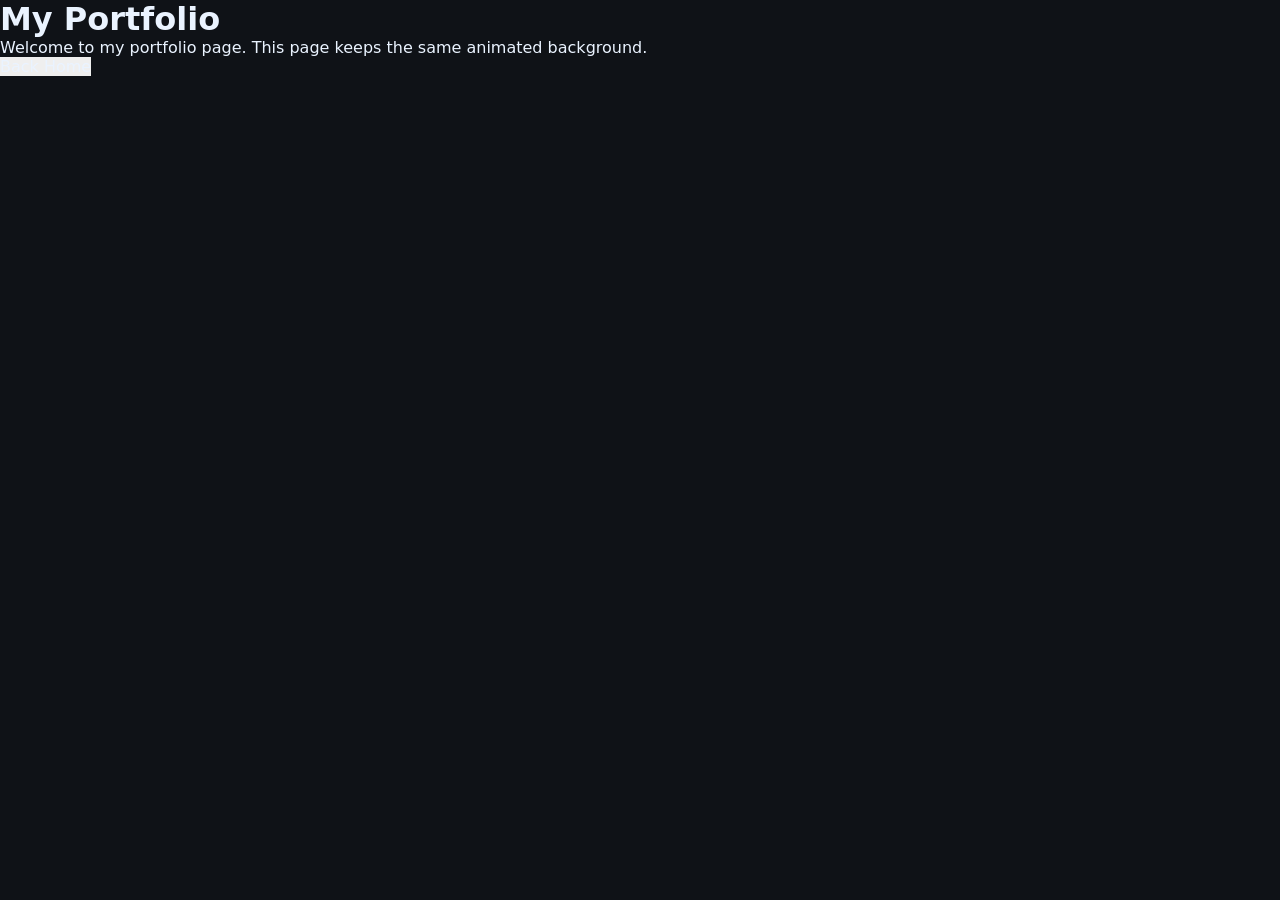
<file: portfolio.html>
<!DOCTYPE html>
<html>
<head>
    <title>My Portfolio</title>
    <link rel="stylesheet" href="style.css">
</head>
<body>
    <video class="bg-video" autoplay muted loop playsinline>
        <source src="gif_bg.mp4" type="video/mp4">
    </video>

    <div class="container">
        <h1>My Portfolio</h1>

        <p>
            Welcome to my portfolio page. This page keeps the same animated background.
        </p>

        <button onclick="window.location.href='index.html'">
            Back Home
        </button>
    </div>

</body>
</html>
</file>
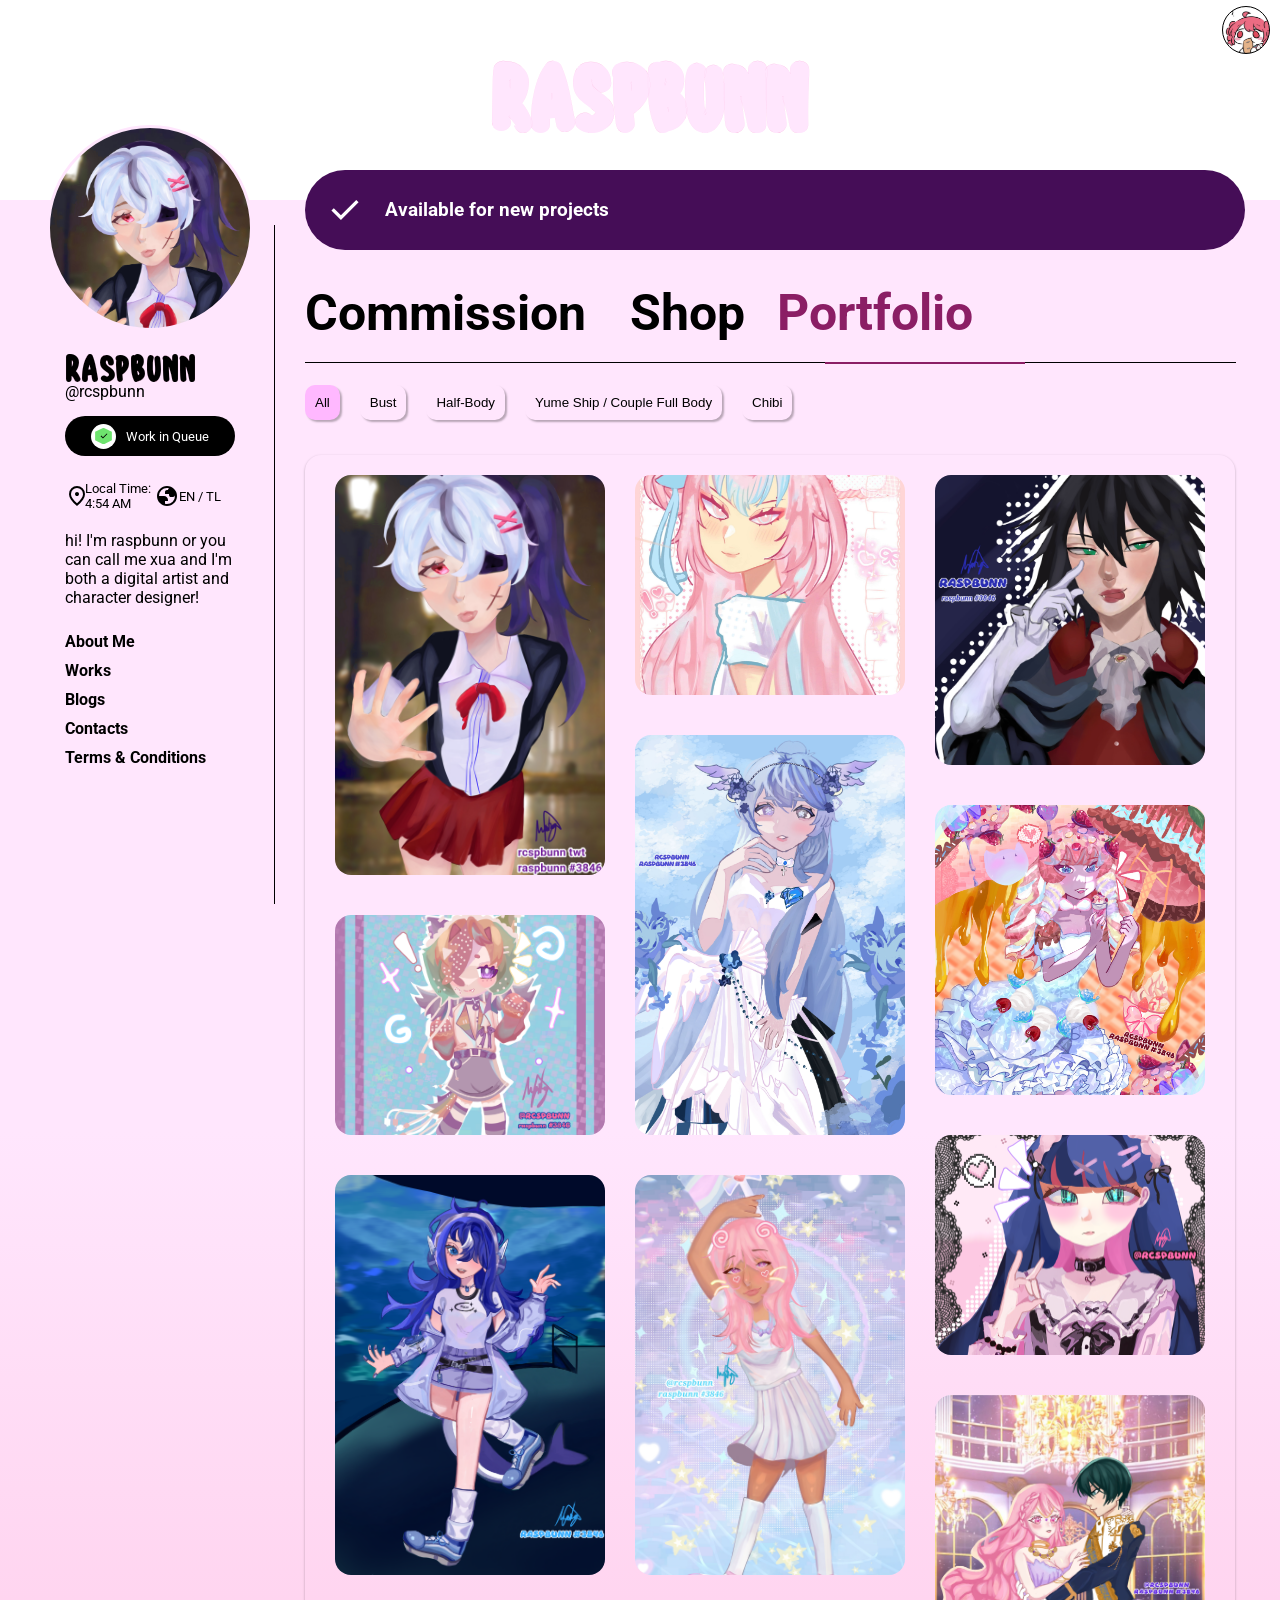
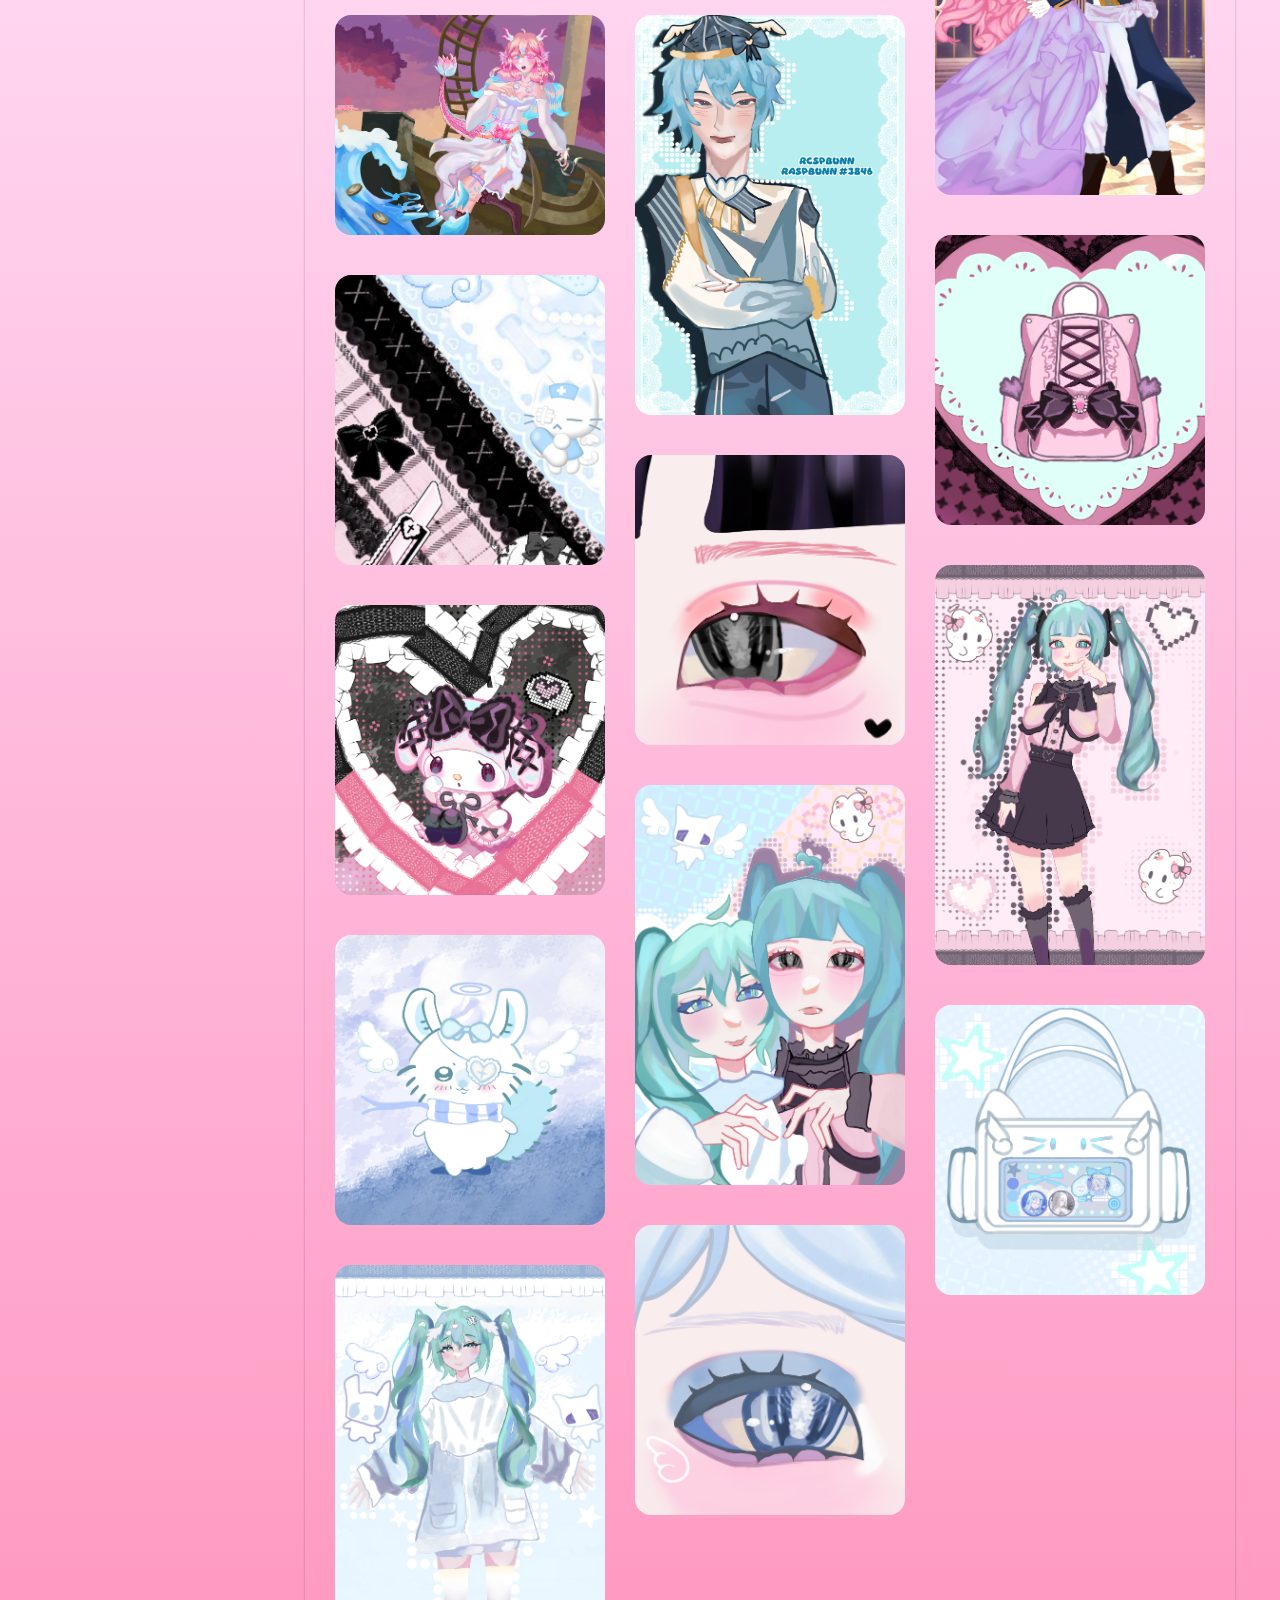
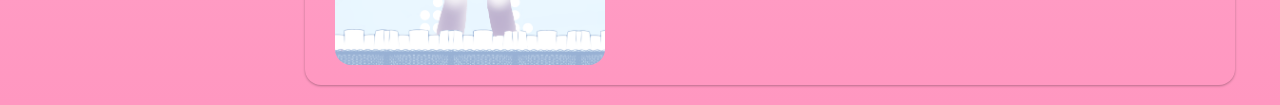
<file: Portfolio.html>
<!DOCTYPE html>
<html>
    
<head>
    <meta charset="UTF-8">
    <meta name="viewport" content="width=device-width, initial-scale=1.0">

    <!--Fonts-->
    <link rel="preconnect" href="https://fonts.googleapis.com">
    <link rel="preconnect" href="https://fonts.gstatic.com" crossorigin>
    <link href="https://fonts.googleapis.com/css2?family=Poppins:ital,wght@0,100;0,200;0,300;0,400;0,500;0,600;0,700;0,800;0,900;1,100;1,200;1,300;1,400;1,500;1,600;1,700;1,800;1,900&family=Roboto:ital,wght@0,100..900;1,100..900&display=swap" rel="stylesheet">

    <!--Links-->
    <link rel="stylesheet" href="Margaux_Website.css">
    <link rel="stylesheet" href="margauxjs-css.css">
    <link rel="stylesheet" href="sidebar.css">
    <link rel="stylesheet" href="Portfolio.css">
    <script src="Portfolio.js" defer></script>
    <script src="Sidebar.js" defer></script>

    <title>Raspbunn</title>
</head>
<body>
   
     
   
    
   <!-- Navigation bar -->
    <nav class ="nav">
        <div class="header">
            <div class="navSection1"></div>
            <div class="navSection2">
             
                
                    <!--Buttons Navigation-->
                    <div class="iconWrapper"><button onclick="popUp()" class="icons"></button></div>
                    
                </div>
        </div>
          
    
    </nav>
    
    <!--Main Content-->
    <div class="alerWrapper"> 
        <div class="alert">
          
        </div>
    </div>
    <main class="main">
      
        <section class="logoWrap">
            <article class="logoContainer">
                <!-- <img class="logo" src="image/cinnamoroll.jpg" > -->
                <h6 class="nameBrand sizeLogo">Raspbunn</h6>
                
            </article>
        </section>
         <section class=" mainWrap">
                  <video class="background" width="100%"  autoplay loop muted playsinline disablePictureInPicture>
             <source src="image/bg.mp4" type="video/mp4">
             </video>
           
        <article class="mainArticle">
             <!--Side Bar-->
    <aside class="sidebar">
        <div class="sidebarWrapper">
              <div class="verticalLine"></div>
                <div class="headTitleWrap">
                    
             <!-- 1st Section-->
                    <div class="profileDisplay">
                        <div class="profile"></div>
                    </div>
                    
            <!-- 2nd Section -->
                    <div class="secondWrap ">
                        <h class="nameBrand color ">Raspbunn</h>
                        <p class="fontReg textName">@rcspbunn</p>
                        <div class="buttonGrid">
                              <!-- <div><button class="longButton sizeBtn fontReg" id="ratesBtn">Rates</button></div> -->
                           <!-- <div class="displayFlex"><button class="shortButton fontReg ">!</button></div> -->
                        </div>
                        <!-- <button class="longButton fontReg workBtn" id="termsBtn">Terms & Conditions</button> -->
                         <div><button class="longButton fontReg workBtn" id="workQueueBtn">
                            <div class="workSymbolWrapper">
                                <div class="workSymbol">
                                    <div class="check"><svg xmlns="http://www.w3.org/2000/svg" viewBox="0 0 24 24" height="24px" width="24px" fill="black"><path d="M9.55,18l-5.7-5.7l1.43-1.42l4.28,4.28l9.18-9.18L20.15,7.4L9.55,18Z"/></svg></div>
                                </div>
                            </div>Work in Queue</button></div>
                        <div class="fontReg localTime" id="time"></div>
                        <p class="fontReg">
                            hi! I'm raspbunn or you can call me xua and I'm both a digital artist and character designer!
                        </p>
                    </div>
            <!--3rd Section-->
                    <div class="channelsWrap">
                        <!--    <a class= "blank" href="https://www.tiktok.com/@rcspbunn"><svg class="svgIcon" fill="#000000" width="20px" height="20px" viewBox="0 0 24 24" id="tiktok" data-name="Flat Color" xmlns="http://www.w3.org/2000/svg" class="icon flat-color"><path id="primary" d="M21,7V9a1,1,0,0,1-1,1,8,8,0,0,1-4-1.08V15.5A6.5,6.5,0,1,1,6.53,9.72a1,1,0,0,1,1.47.9v2.52a.92.92,0,0,1-.28.62,2.49,2.49,0,0,0,2,4.23A2.61,2.61,0,0,0,12,15.35V3a1,1,0,0,1,1-1h2.11a1,1,0,0,1,1,.83A4,4,0,0,0,20,6,1,1,0,0,1,21,7Z" style="fill: rgb(0, 0, 0);"></path></svg> TIKTOK</a>
                        <a class="facebook blank" href="https://www.facebook.com/mbdelapaz"><svg class="svgIcon"  width="20px" height="20px" viewBox="0 0 24 24" fill="none" xmlns="http://www.w3.org/2000/svg">
                            <path fill-rule="evenodd" clip-rule="evenodd" d="M2 6C2 3.79086 3.79086 2 6 2H18C20.2091 2 22 3.79086 22 6V18C22 20.2091 20.2091 22 18 22H6C3.79086 22 2 20.2091 2 18V6ZM6 4C4.89543 4 4 4.89543 4 6V18C4 19.1046 4.89543 20 6 20H12V13H11C10.4477 13 10 12.5523 10 12C10 11.4477 10.4477 11 11 11H12V9.5C12 7.567 13.567 6 15.5 6H16.1C16.6523 6 17.1 6.44772 17.1 7C17.1 7.55228 16.6523 8 16.1 8H15.5C14.6716 8 14 8.67157 14 9.5V11H16.1C16.6523 11 17.1 11.4477 17.1 12C17.1 12.5523 16.6523 13 16.1 13H14V20H18C19.1046 20 20 19.1046 20 18V6C20 4.89543 19.1046 4 18 4H6Z" fill="#000000"/>
                            </svg> FACEBOOK</a>
                        <a class="instagram blank" href="https://www.instagram.com/raspbunnn"><svg class="svgIcon"  width="20px" height="20px" viewBox="0 0 24 24" fill="none" xmlns="http://www.w3.org/2000/svg">
                            <path fill-rule="evenodd" clip-rule="evenodd" d="M12 18C15.3137 18 18 15.3137 18 12C18 8.68629 15.3137 6 12 6C8.68629 6 6 8.68629 6 12C6 15.3137 8.68629 18 12 18ZM12 16C14.2091 16 16 14.2091 16 12C16 9.79086 14.2091 8 12 8C9.79086 8 8 9.79086 8 12C8 14.2091 9.79086 16 12 16Z" fill="#0F0F0F"/>
                            <path d="M18 5C17.4477 5 17 5.44772 17 6C17 6.55228 17.4477 7 18 7C18.5523 7 19 6.55228 19 6C19 5.44772 18.5523 5 18 5Z" fill="#0F0F0F"/>
                            <path fill-rule="evenodd" clip-rule="evenodd" d="M1.65396 4.27606C1 5.55953 1 7.23969 1 10.6V13.4C1 16.7603 1 18.4405 1.65396 19.7239C2.2292 20.8529 3.14708 21.7708 4.27606 22.346C5.55953 23 7.23969 23 10.6 23H13.4C16.7603 23 18.4405 23 19.7239 22.346C20.8529 21.7708 21.7708 20.8529 22.346 19.7239C23 18.4405 23 16.7603 23 13.4V10.6C23 7.23969 23 5.55953 22.346 4.27606C21.7708 3.14708 20.8529 2.2292 19.7239 1.65396C18.4405 1 16.7603 1 13.4 1H10.6C7.23969 1 5.55953 1 4.27606 1.65396C3.14708 2.2292 2.2292 3.14708 1.65396 4.27606ZM13.4 3H10.6C8.88684 3 7.72225 3.00156 6.82208 3.0751C5.94524 3.14674 5.49684 3.27659 5.18404 3.43597C4.43139 3.81947 3.81947 4.43139 3.43597 5.18404C3.27659 5.49684 3.14674 5.94524 3.0751 6.82208C3.00156 7.72225 3 8.88684 3 10.6V13.4C3 15.1132 3.00156 16.2777 3.0751 17.1779C3.14674 18.0548 3.27659 18.5032 3.43597 18.816C3.81947 19.5686 4.43139 20.1805 5.18404 20.564C5.49684 20.7234 5.94524 20.8533 6.82208 20.9249C7.72225 20.9984 8.88684 21 10.6 21H13.4C15.1132 21 16.2777 20.9984 17.1779 20.9249C18.0548 20.8533 18.5032 20.7234 18.816 20.564C19.5686 20.1805 20.1805 19.5686 20.564 18.816C20.7234 18.5032 20.8533 18.0548 20.9249 17.1779C20.9984 16.2777 21 15.1132 21 13.4V10.6C21 8.88684 20.9984 7.72225 20.9249 6.82208C20.8533 5.94524 20.7234 5.49684 20.564 5.18404C20.1805 4.43139 19.5686 3.81947 18.816 3.43597C18.5032 3.27659 18.0548 3.14674 17.1779 3.0751C16.2777 3.00156 15.1132 3 13.4 3Z" fill="#0F0F0F"/>
                            </svg> INSTAGRAM</a>
                        <a class="twitter blank" href="https://x.com/rcspbunn"><svg class="svgIcon"  width="20px" height="20px" viewBox="0 0 24 24" fill="none" xmlns="http://www.w3.org/2000/svg">
                            <path fill-rule="evenodd" clip-rule="evenodd" d="M14.8486 5.65845C13.1442 5.65845 11.7626 7.0401 11.7626 8.74446C11.7626 8.95304 11.7831 9.15581 11.822 9.35119C11.8846 9.66589 11.7924 9.99153 11.5741 10.2267C11.3558 10.4619 11.0379 10.578 10.7194 10.5389C8.51116 10.268 6.50248 9.35556 4.88498 7.9954C4.91649 8.59732 5.12515 9.23671 5.57799 9.90654L6.25677 10.9106L5.14211 11.3863L4.92704 11.4781C5.0869 11.6609 5.2791 11.8487 5.49369 12.0332C5.73717 12.2425 5.97247 12.4165 6.14726 12.5381C6.23408 12.5985 6.30452 12.645 6.35171 12.6755C6.37527 12.6907 6.39294 12.7018 6.40383 12.7086L6.41495 12.7155L6.41519 12.7157L6.41551 12.7159L6.41578 12.7161L6.41619 12.7163L6.41647 12.7165L7.96448 13.655L6.34397 14.4653C6.26374 14.5054 6.18367 14.5412 6.10393 14.573C6.42924 14.8471 6.82517 15.0995 7.2464 15.2986L8.63623 15.9556L7.47226 16.9598C6.8369 17.508 6.19778 17.9166 5.36946 18.1326C6.59681 18.7875 8.00315 19.1596 9.49941 19.1596C14.3045 19.1596 18.1746 15.325 18.1746 10.6256V10.1059L18.5998 9.80721C19.2636 9.34107 19.7329 8.71068 20.0689 7.99004H18.5398H17.9084L17.637 7.41994C17.1401 6.37633 16.0772 5.65845 14.8486 5.65845ZM3.56882 12.9581C3.38031 13.174 3.29093 13.4642 3.33193 13.7553C3.44474 14.5563 3.92441 15.2462 4.45444 15.7728C4.59838 15.9158 4.75232 16.0531 4.91396 16.184C4.88926 16.1909 4.86437 16.1975 4.83925 16.2038C4.35789 16.3243 3.70926 16.3494 2.62755 16.2434C2.20934 16.2024 1.81014 16.4273 1.62841 16.8062C1.44668 17.185 1.5212 17.6371 1.81492 17.9376C3.75693 19.9245 6.48413 21.1596 9.49941 21.1596C15.212 21.1596 19.8978 16.7239 20.1628 11.126C21.4521 10.0429 22.0976 8.57673 22.4458 7.24263C22.5241 6.94292 22.459 6.62387 22.2696 6.37873C22.0803 6.13359 21.788 5.99004 21.4783 5.99004H19.1247C18.2201 4.58853 16.6437 3.65845 14.8486 3.65845C12.1796 3.65845 9.99072 5.71435 9.7793 8.32892C7.91032 7.84456 6.2705 6.78758 5.05863 5.35408C4.83759 5.09261 4.49814 4.9624 4.15894 5.00897C3.81974 5.05554 3.52794 5.27241 3.38555 5.58378C2.78087 6.90597 2.66434 8.43104 3.34116 9.98046L3.10746 10.0802C2.64466 10.2777 2.40073 10.7884 2.5379 11.2725C2.72276 11.925 3.14129 12.5011 3.56882 12.9581Z" fill="#000000"/>
                            </svg>TWITTER</a>
                        -->
                        <a class="linkStyle blank" id="aboutBtn">
                            About Me
                        </a>
                        <a class="linkStyle blank" id="portfolioBtn">
                            Works
                        </a>
                        <a class="linkStyle blank" id="blogsBtn">
                            Blogs
                        </a>
    
                        <a  class="linkStyle blank" id="contactsBtn">
                            Contacts
                        </a>
                        <a  class="linkStyle blank" id="termsBtn">
                            Terms & Conditions
                        </a>
                
                    </div>
                </div>
       </div>
    </aside>
    </article>

            <article class="portfolioWrapper">
                <div class="portfolioSection1">
                    <div class="getStartedWrapper">
                        <div class="getStarted">
                            <div class="getStartedText"><h1 class=" fontReg getStartedText"><svg class="checkGetStarted" xmlns="http://www.w3.org/2000/svg" viewBox="0 0 24 24" height="50px " width="0px" fill="black"><path d="M9.55,18l-5.7-5.7l1.43-1.42l4.28,4.28l9.18-9.18L20.15,7.4L9.55,18Z"/></svg>Available for new projects</h1></div>
                        </div>
                    </div>
                    <div class="headerNameWrap ">
                        <h2 class="fontReg portfolioSize headBlank ">
                        <a class="headBlank" href="Commission.html">Commission <svg class="checkCommission" xmlns="http://www.w3.org/2000/svg" viewBox="0 0 24 24" height="50px " width="0px" fill="black"><path d="M9.55,18l-5.7-5.7l1.43-1.42l4.28,4.28l9.18-9.18L20.15,7.4L9.55,18Z"/></svg></a>
                        </h>
                        <h2 class="fontReg portfolioSize headBlank">
                        <a href="Shop.html" class="headBlank">Shop</a>
                        </h>
                        <h2 class="fontReg portfolioSize ">
                        <a href="Portfolio.html" class="fontReg portfolioSize">Portfolio</a>
                        </h>
                        
            
                    </div>
                    <div class="borderIndicator"></div>
                    <ul class="indicator">
                      <!--  <li data-filter="all"><a href="#" class="active">All</a></li>
                        <li data-filter="bust"><a href="#">Bust</a></li>
                        <li data-filter="halfBody"><a href="#">Half Body</a></li>
                        <li data-filter="yumiShip"><a href="#">Yume Ship / Couple Full Body</a></li>
                        <li data-filter="chibi"><a href="#">Chibi</a></li> 
                        <li data-filter="chibi"><a href="#">Animation</a></li> -->
                    </ul>
                </div>
                <div class="cardContainer">
                  
                    <!--    <div data-category="" class="card cardLarge"><img class="imgFormat" src="portfolio/1-large.jpg" id="">
                        
                        </div>
                        <div data-category="" class="card cardSmall"><img src="portfolio/4-small.jpg" alt="" class="imgFormat">
                        
                        </div>
                        <div data-category="" class="card cardMedium"><img src="portfolio/11-medium.jpg" alt="" class="imgFormat">
                        
                        </div>
                        <div data-category="" class="card cardLarge"><img src="portfolio/2-large.jpg" alt="" class="imgFormat">
                        
                        </div>
                        <div data-category="" class="card cardMedium"><img src="portfolio/12-medium.jpg" alt="" class="imgFormat">
                        
                        </div>
                        <div data-category="" class="card cardSmall"><img src="portfolio/6-small.png" alt="" class="imgFormat">
                        
                        </div>
                        <div data-category="" class="card cardSmall"><img src="portfolio/7-small.png" alt="" class="imgFormat">
                        
                        </div>
                        <div data-category="" class="card cardMedium"><img src="portfolio/5 - Medium.png" alt="" class="imgFormat">
                        
                        </div>
                        <div data-category="" class="card cardLarge"><img src="portfolio/3-large.jpg" alt="" class="imgFormat">
                        
                        </div>
                        <div data-category="" class="card cardMedium"><img src="portfolio/9-medium.jpg" alt="" class="imgFormat">
                        
                        </div>
                        <div data-category="" class="card cardSmall"><img src="portfolio/8-small.png" alt="" class="imgFormat">
                        
                        </div>
                        <div data-category="" class="card cardMedium"><img src="portfolio/10-large.jpg" alt="" class="imgFormat">
                        
                        </div>
                        <div data-category="" class="card cardMedium"><img src="portfolio/13-Medium.png" alt="" class="imgFormat">
                        
                        </div>
                        <div data-category="" class="card cardMedium"><img src="portfolio/14-medium.png" alt="" class="imgFormat">
                        
                        </div>
                        <div data-category="" class="card cardMedium"><img src="portfolio/15-medium.png" alt="" class="imgFormat">
                        
                        </div>
                        <div data-category="" class="card cardMedium"><img src="portfolio/16-medium.png" alt="" class="imgFormat">
                        
                        </div>
                        <div data-category="" class="card cardMedium"><img src="portfolio/17-medium.png" alt="" class="imgFormat">
                        
                        </div>
                        <div data-category="" class="card cardMedium"><img src="portfolio/18-medium.png" alt="" class="imgFormat">
                        
                        </div>
                        <div data-category="" class="card cardMedium"><img src="portfolio/19-medium.png" alt="" class="imgFormat">
                        
                        </div>
                        <div data-category="" class="card cardMedium"><img src="portfolio/20-medium.png" alt="" class="imgFormat">
                        
                        </div>
                        <div data-category="" class="card cardMedium"><img src="portfolio/21-medium.png" alt="" class="imgFormat">
                        
                        </div>
                        <div data-category="" class="card cardMedium"><img src="portfolio/22-medium.png" alt="" class="imgFormat">
                        
                        </div>
                    -->
                </div>
            </article>
        </section>
    </main>

   
    <!--Footer-->
    <footer>
 
    </footer>

</body>
</html>
</file>
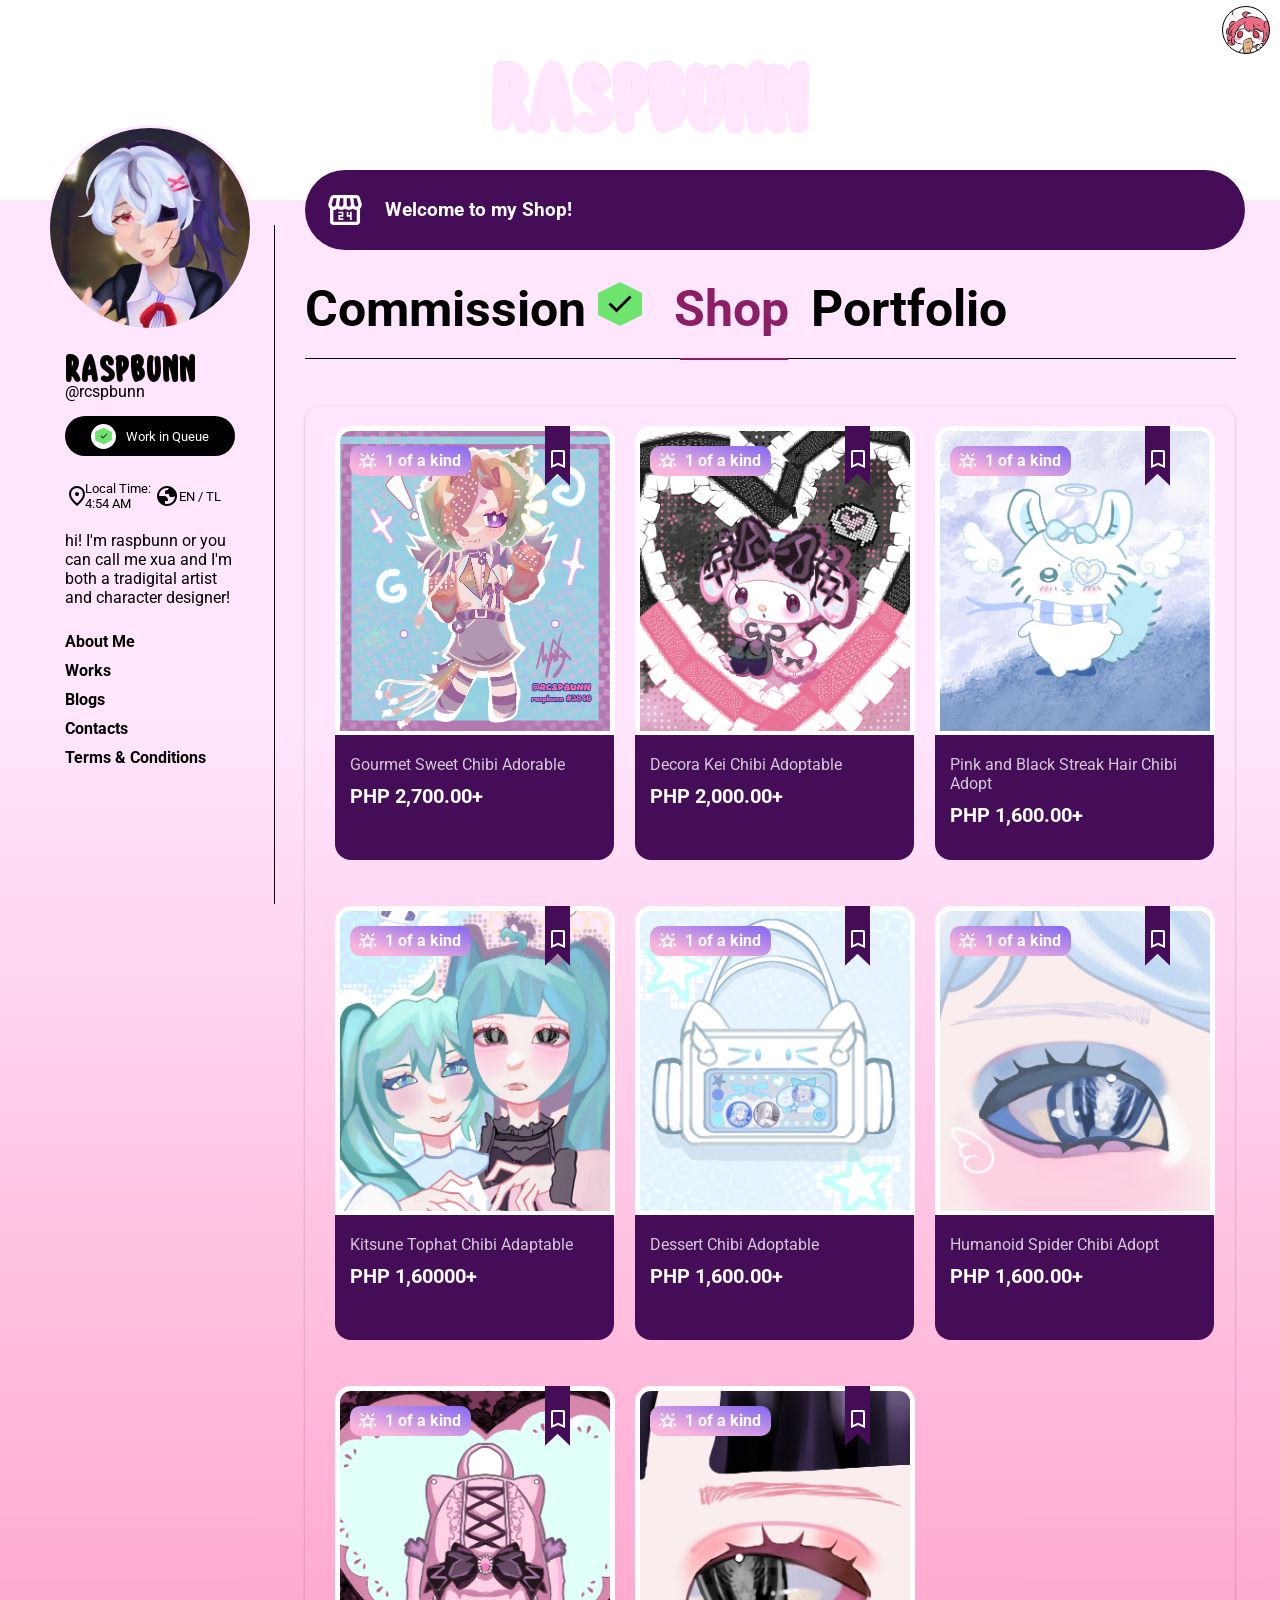
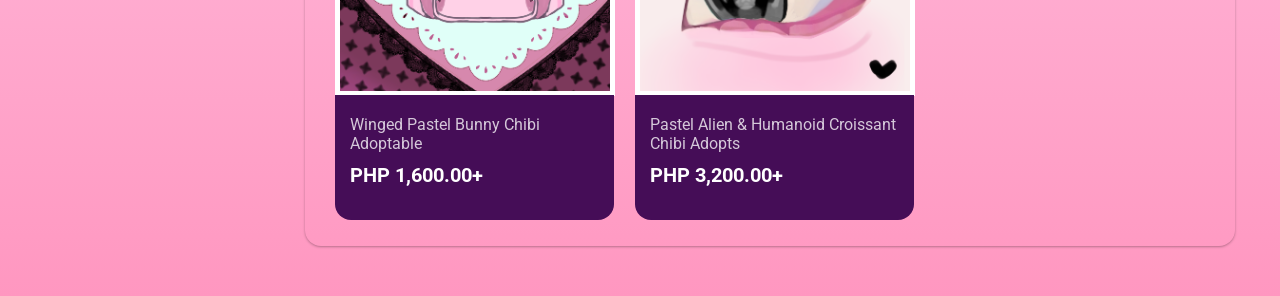
<file: Shop.html>
<!DOCTYPE html>
<html>
    
<head>
    <meta charset="UTF-8">
    <meta name="viewport" content="width=device-width, initial-scale=1.0">

    <!--Fonts-->
    <link rel="preconnect" href="https://fonts.googleapis.com">
    <link rel="preconnect" href="https://fonts.gstatic.com" crossorigin>
    <link href="https://fonts.googleapis.com/css2?family=Poppins:ital,wght@0,100;0,200;0,300;0,400;0,500;0,600;0,700;0,800;0,900;1,100;1,200;1,300;1,400;1,500;1,600;1,700;1,800;1,900&family=Roboto:ital,wght@0,100..900;1,100..900&display=swap" rel="stylesheet">

    <!--Links-->
    <link rel="stylesheet" href="Margaux_Website.css">
    <link rel="stylesheet" href="margauxjs-css.css">
    <link rel="stylesheet" href="sidebar.css">
    <link rel="stylesheet" href="Shop.css">
    <link rel="stylesheet" href="Portfolio.css">
    <script src="Shop.js" defer></script>
    <script src="Sidebar.js" defer></script>

    <title>Raspbunn</title>
</head>
<body>
   
     
   
    
   <!-- Navigation bar -->
    <nav class ="nav">
        <div class="header">
            <div class="navSection1"></div>
            <div class="navSection2">
             
                
                    <!--Buttons Navigation-->
                    <div class="iconWrapper"><button onclick="popUp()" class="icons"></button></div>
                    
                </div>
        </div>
          
    
    </nav>
    
    <!--Main Content-->
    <div class="alerWrapper"> 
        <div class="alert">
          
        </div>
    </div>
    <main class="main">
      
        <section class="logoWrap">
            <article class="logoContainer">
                <!-- <img class="logo" src="image/cinnamoroll.jpg" > -->
                <h6 class="nameBrand sizeLogo">Raspbunn</h6>
                
            </article>
        </section>
         <section class=" mainWrap">
                  <video class="background" width="100%"  autoplay loop muted playsinline disablePictureInPicture>
             <source src="image/bg.mp4" type="video/mp4">
             </video>
           
        <article class="mainArticle">
             <!--Side Bar-->
    <aside class="sidebar">
        <div class="sidebarWrapper">
              <div class="verticalLine"></div>
                <div class="headTitleWrap">
                    
             <!-- 1st Section-->
                    <div class="profileDisplay">
                        <div class="profile"></div>
                    </div>
                    
            <!-- 2nd Section -->
                    <div class="secondWrap ">
                        <h class="nameBrand color ">Raspbunn</h>
                        <p class="fontReg textName">@rcspbunn</p>
                        <div class="buttonGrid">
                              <!-- <div><button class="longButton sizeBtn fontReg" id="ratesBtn">Rates</button></div> -->
                           <!-- <div class="displayFlex"><button class="shortButton fontReg ">!</button></div> -->
                        </div>
                        <!-- <button class="longButton fontReg workBtn" id="termsBtn">Terms & Conditions</button> -->
                         <div><button class="longButton fontReg workBtn" id="workQueueBtn">
                            <div class="workSymbolWrapper">
                                <div class="workSymbol">
                                    <div class="check"><svg xmlns="http://www.w3.org/2000/svg" viewBox="0 0 24 24" height="24px" width="24px" fill="black"><path d="M9.55,18l-5.7-5.7l1.43-1.42l4.28,4.28l9.18-9.18L20.15,7.4L9.55,18Z"/></svg></div>
                                </div>
                            </div>Work in Queue</button></div>
                        <div class="fontReg localTime" id="time"></div>
                        <p class="fontReg">
                            hi! I'm raspbunn or you can call me xua and I'm both a tradigital artist and character designer!
                        </p>
                    </div>
            <!--3rd Section-->
                    <div class="channelsWrap">
                        <!--    <a class= "blank" href="https://www.tiktok.com/@rcspbunn"><svg class="svgIcon" fill="#000000" width="20px" height="20px" viewBox="0 0 24 24" id="tiktok" data-name="Flat Color" xmlns="http://www.w3.org/2000/svg" class="icon flat-color"><path id="primary" d="M21,7V9a1,1,0,0,1-1,1,8,8,0,0,1-4-1.08V15.5A6.5,6.5,0,1,1,6.53,9.72a1,1,0,0,1,1.47.9v2.52a.92.92,0,0,1-.28.62,2.49,2.49,0,0,0,2,4.23A2.61,2.61,0,0,0,12,15.35V3a1,1,0,0,1,1-1h2.11a1,1,0,0,1,1,.83A4,4,0,0,0,20,6,1,1,0,0,1,21,7Z" style="fill: rgb(0, 0, 0);"></path></svg> TIKTOK</a>
                        <a class="facebook blank" href="https://www.facebook.com/mbdelapaz"><svg class="svgIcon"  width="20px" height="20px" viewBox="0 0 24 24" fill="none" xmlns="http://www.w3.org/2000/svg">
                            <path fill-rule="evenodd" clip-rule="evenodd" d="M2 6C2 3.79086 3.79086 2 6 2H18C20.2091 2 22 3.79086 22 6V18C22 20.2091 20.2091 22 18 22H6C3.79086 22 2 20.2091 2 18V6ZM6 4C4.89543 4 4 4.89543 4 6V18C4 19.1046 4.89543 20 6 20H12V13H11C10.4477 13 10 12.5523 10 12C10 11.4477 10.4477 11 11 11H12V9.5C12 7.567 13.567 6 15.5 6H16.1C16.6523 6 17.1 6.44772 17.1 7C17.1 7.55228 16.6523 8 16.1 8H15.5C14.6716 8 14 8.67157 14 9.5V11H16.1C16.6523 11 17.1 11.4477 17.1 12C17.1 12.5523 16.6523 13 16.1 13H14V20H18C19.1046 20 20 19.1046 20 18V6C20 4.89543 19.1046 4 18 4H6Z" fill="#000000"/>
                            </svg> FACEBOOK</a>
                        <a class="instagram blank" href="https://www.instagram.com/raspbunnn"><svg class="svgIcon"  width="20px" height="20px" viewBox="0 0 24 24" fill="none" xmlns="http://www.w3.org/2000/svg">
                            <path fill-rule="evenodd" clip-rule="evenodd" d="M12 18C15.3137 18 18 15.3137 18 12C18 8.68629 15.3137 6 12 6C8.68629 6 6 8.68629 6 12C6 15.3137 8.68629 18 12 18ZM12 16C14.2091 16 16 14.2091 16 12C16 9.79086 14.2091 8 12 8C9.79086 8 8 9.79086 8 12C8 14.2091 9.79086 16 12 16Z" fill="#0F0F0F"/>
                            <path d="M18 5C17.4477 5 17 5.44772 17 6C17 6.55228 17.4477 7 18 7C18.5523 7 19 6.55228 19 6C19 5.44772 18.5523 5 18 5Z" fill="#0F0F0F"/>
                            <path fill-rule="evenodd" clip-rule="evenodd" d="M1.65396 4.27606C1 5.55953 1 7.23969 1 10.6V13.4C1 16.7603 1 18.4405 1.65396 19.7239C2.2292 20.8529 3.14708 21.7708 4.27606 22.346C5.55953 23 7.23969 23 10.6 23H13.4C16.7603 23 18.4405 23 19.7239 22.346C20.8529 21.7708 21.7708 20.8529 22.346 19.7239C23 18.4405 23 16.7603 23 13.4V10.6C23 7.23969 23 5.55953 22.346 4.27606C21.7708 3.14708 20.8529 2.2292 19.7239 1.65396C18.4405 1 16.7603 1 13.4 1H10.6C7.23969 1 5.55953 1 4.27606 1.65396C3.14708 2.2292 2.2292 3.14708 1.65396 4.27606ZM13.4 3H10.6C8.88684 3 7.72225 3.00156 6.82208 3.0751C5.94524 3.14674 5.49684 3.27659 5.18404 3.43597C4.43139 3.81947 3.81947 4.43139 3.43597 5.18404C3.27659 5.49684 3.14674 5.94524 3.0751 6.82208C3.00156 7.72225 3 8.88684 3 10.6V13.4C3 15.1132 3.00156 16.2777 3.0751 17.1779C3.14674 18.0548 3.27659 18.5032 3.43597 18.816C3.81947 19.5686 4.43139 20.1805 5.18404 20.564C5.49684 20.7234 5.94524 20.8533 6.82208 20.9249C7.72225 20.9984 8.88684 21 10.6 21H13.4C15.1132 21 16.2777 20.9984 17.1779 20.9249C18.0548 20.8533 18.5032 20.7234 18.816 20.564C19.5686 20.1805 20.1805 19.5686 20.564 18.816C20.7234 18.5032 20.8533 18.0548 20.9249 17.1779C20.9984 16.2777 21 15.1132 21 13.4V10.6C21 8.88684 20.9984 7.72225 20.9249 6.82208C20.8533 5.94524 20.7234 5.49684 20.564 5.18404C20.1805 4.43139 19.5686 3.81947 18.816 3.43597C18.5032 3.27659 18.0548 3.14674 17.1779 3.0751C16.2777 3.00156 15.1132 3 13.4 3Z" fill="#0F0F0F"/>
                            </svg> INSTAGRAM</a>
                        <a class="twitter blank" href="https://x.com/rcspbunn"><svg class="svgIcon"  width="20px" height="20px" viewBox="0 0 24 24" fill="none" xmlns="http://www.w3.org/2000/svg">
                            <path fill-rule="evenodd" clip-rule="evenodd" d="M14.8486 5.65845C13.1442 5.65845 11.7626 7.0401 11.7626 8.74446C11.7626 8.95304 11.7831 9.15581 11.822 9.35119C11.8846 9.66589 11.7924 9.99153 11.5741 10.2267C11.3558 10.4619 11.0379 10.578 10.7194 10.5389C8.51116 10.268 6.50248 9.35556 4.88498 7.9954C4.91649 8.59732 5.12515 9.23671 5.57799 9.90654L6.25677 10.9106L5.14211 11.3863L4.92704 11.4781C5.0869 11.6609 5.2791 11.8487 5.49369 12.0332C5.73717 12.2425 5.97247 12.4165 6.14726 12.5381C6.23408 12.5985 6.30452 12.645 6.35171 12.6755C6.37527 12.6907 6.39294 12.7018 6.40383 12.7086L6.41495 12.7155L6.41519 12.7157L6.41551 12.7159L6.41578 12.7161L6.41619 12.7163L6.41647 12.7165L7.96448 13.655L6.34397 14.4653C6.26374 14.5054 6.18367 14.5412 6.10393 14.573C6.42924 14.8471 6.82517 15.0995 7.2464 15.2986L8.63623 15.9556L7.47226 16.9598C6.8369 17.508 6.19778 17.9166 5.36946 18.1326C6.59681 18.7875 8.00315 19.1596 9.49941 19.1596C14.3045 19.1596 18.1746 15.325 18.1746 10.6256V10.1059L18.5998 9.80721C19.2636 9.34107 19.7329 8.71068 20.0689 7.99004H18.5398H17.9084L17.637 7.41994C17.1401 6.37633 16.0772 5.65845 14.8486 5.65845ZM3.56882 12.9581C3.38031 13.174 3.29093 13.4642 3.33193 13.7553C3.44474 14.5563 3.92441 15.2462 4.45444 15.7728C4.59838 15.9158 4.75232 16.0531 4.91396 16.184C4.88926 16.1909 4.86437 16.1975 4.83925 16.2038C4.35789 16.3243 3.70926 16.3494 2.62755 16.2434C2.20934 16.2024 1.81014 16.4273 1.62841 16.8062C1.44668 17.185 1.5212 17.6371 1.81492 17.9376C3.75693 19.9245 6.48413 21.1596 9.49941 21.1596C15.212 21.1596 19.8978 16.7239 20.1628 11.126C21.4521 10.0429 22.0976 8.57673 22.4458 7.24263C22.5241 6.94292 22.459 6.62387 22.2696 6.37873C22.0803 6.13359 21.788 5.99004 21.4783 5.99004H19.1247C18.2201 4.58853 16.6437 3.65845 14.8486 3.65845C12.1796 3.65845 9.99072 5.71435 9.7793 8.32892C7.91032 7.84456 6.2705 6.78758 5.05863 5.35408C4.83759 5.09261 4.49814 4.9624 4.15894 5.00897C3.81974 5.05554 3.52794 5.27241 3.38555 5.58378C2.78087 6.90597 2.66434 8.43104 3.34116 9.98046L3.10746 10.0802C2.64466 10.2777 2.40073 10.7884 2.5379 11.2725C2.72276 11.925 3.14129 12.5011 3.56882 12.9581Z" fill="#000000"/>
                            </svg>TWITTER</a>
                        -->
                        <a class="linkStyle blank" id="aboutBtn">
                            About Me
                        </a>
                        <a class="linkStyle blank" id="portfolioBtn">
                            Works
                        </a>
                        <a class="linkStyle blank" id="blogsBtn">
                            Blogs
                        </a>
    
                        <a  class="linkStyle blank" id="contactsBtn">
                            Contacts
                        </a>
                        <a  class="linkStyle blank" id="termsBtn">
                            Terms & Conditions
                        </a>
                
                    </div>
                </div>
       </div>
    </aside>
    </article>

            <article class="portfolioWrapper">
                <div class="portfolioSection1">
                    <div class="getStartedWrapper">
                        <div class="getStarted">
                            <div class="getStartedText">
                                <h1 class=" fontReg getStartedText">
                                <svg class="checkGetStarted" xmlns="http://www.w3.org/2000/svg" viewBox="0 0 24 24" height="50px" width="30px" fill="#e3e3e3"><path d="M8.03,18h3V17h-2V16h2V13h-3v1h2v1h-2v3Zm7,0h1V13h-1v2h-1V13h-1v3h2v2Zm6-6.95V19q0,0.82-0.59,1.41T19.03,21h-14Q4.2,21 3.61,20.41T3.03,19V11.05Q2.45,10.52 2.14,9.7T2.13,7.9L3.18,4.5q0.2-0.65 0.71-1.08T5.08,3h13.9q0.68,0 1.18,0.41T20.88,4.5l1.05,3.4q0.3,0.98-0.01,1.78q-0.31,0.8-0.89,1.38ZM14.23,10q0.67,0 1.02-0.46T15.53,8.5L14.98,5H13.03V8.7q0,0.53 0.35,0.91T14.23,10Zm-4.5,0q0.57,0 0.94-0.39q0.36-0.39 0.36-0.91V5H9.08L8.53,8.5Q8.43,9.1 8.79,9.55T9.73,10ZM5.28,10q0.45,0 0.79-0.33T6.48,8.85L7.03,5H5.08l-1,3.35Q3.93,8.85 4.24,9.42T5.28,10Zm13.5,0q0.72,0 1.05-0.58t0.15-1.07L18.93,5h-1.9l0.55,3.85q0.08,0.5 0.41,0.82T18.78,10ZM5.03,19h14V11.95Q18.9,12 18.86,12t-0.09,0q-0.68,0-1.19-0.23t-1.01-0.72q-0.45,0.45-1.02,0.7T14.33,12q-0.68,0-1.26-0.25t-1.04-0.7q-0.42,0.45-0.99,0.7T9.83,12Q9.1,12 8.51,11.75t-1.04-0.7q-0.53,0.53-1.04,0.74T5.28,12q-0.05,0-0.11,0T5.03,11.95V19Zm14,0h-14q0.08,0 0.14,0t0.11,0q0.65,0 1.16,0t1.04,0q0.22,0 0.49,0t0.56,0t0.63,0t0.68,0q0.32,0 0.63,0t0.59,0t0.54,0t0.45,0q0.45,0 1.04,0t1.26,0q0.32,0 0.63,0t0.59,0t0.55,0t0.49,0q0.5,0 1.01,0t1.19,0q0.05,0 0.09,0t0.16,0Z"/></svg> Welcome to my Shop!
                                </h1></div>
                        </div>
                    </div>
                    <div class="headerNameWrap ">
                        <h2 class="fontReg portfolioSize headBlank ">
                        <a class="headBlank" href="Commission.html">Commission <svg class="checkCommision" xmlns="http://www.w3.org/2000/svg" viewBox="0 0 24 24" height="50px " width="0px" fill="black"><path d="M9.55,18l-5.7-5.7l1.43-1.42l4.28,4.28l9.18-9.18L20.15,7.4L9.55,18Z"/></svg></a>
                        </h>
                        <h2 class="fontReg portfolioSize headBlank">
                        <a href="Shop.html" class="portfolioSize ">Shop</a>
                        </h>
                        <h2 class="fontReg portfolioSize ">
                        <a href="Portfolio.html" class="fontReg headBlank ">Portfolio</a>
                        </h>
                        
            
                    </div>
                    <div class="borderIndicator"></div>
                    <ul class="indicator">
                      <!--  <li data-filter="all"><a href="#" class="active">All</a></li>
                        <li data-filter="bust"><a href="#">Bust</a></li>
                        <li data-filter="halfBody"><a href="#">Half Body</a></li>
                        <li data-filter="yumiShip"><a href="#">Yumi Ship / Couple Full Body</a></li>
                        <li data-filter="chibi"><a href="#">Chibi</a></li> -->
                    </ul>
                </div>
                <div class="cardContainer">
                  
                    <!--    <div data-category="" class="card cardLarge"><img class="imgFormat" src="portfolio/1-large.jpg" id="">
                        
                        </div>
                        <div data-category="" class="card cardSmall"><img src="portfolio/4-small.jpg" alt="" class="imgFormat">
                        
                        </div>
                        <div data-category="" class="card cardMedium"><img src="portfolio/11-medium.jpg" alt="" class="imgFormat">
                        
                        </div>
                        <div data-category="" class="card cardLarge"><img src="portfolio/2-large.jpg" alt="" class="imgFormat">
                        
                        </div>
                        <div data-category="" class="card cardMedium"><img src="portfolio/12-medium.jpg" alt="" class="imgFormat">
                        
                        </div>
                        <div data-category="" class="card cardSmall"><img src="portfolio/6-small.png" alt="" class="imgFormat">
                        
                        </div>
                        <div data-category="" class="card cardSmall"><img src="portfolio/7-small.png" alt="" class="imgFormat">
                        
                        </div>
                        <div data-category="" class="card cardMedium"><img src="portfolio/5 - Medium.png" alt="" class="imgFormat">
                        
                        </div>
                        <div data-category="" class="card cardLarge"><img src="portfolio/3-large.jpg" alt="" class="imgFormat">
                        
                        </div>
                        <div data-category="" class="card cardMedium"><img src="portfolio/9-medium.jpg" alt="" class="imgFormat">
                        
                        </div>
                        <div data-category="" class="card cardSmall"><img src="portfolio/8-small.png" alt="" class="imgFormat">
                        
                        </div>
                        <div data-category="" class="card cardMedium"><img src="portfolio/10-large.jpg" alt="" class="imgFormat">
                        
                        </div>
                        <div data-category="" class="card cardMedium"><img src="portfolio/13-Medium.png" alt="" class="imgFormat">
                        
                        </div>
                        <div data-category="" class="card cardMedium"><img src="portfolio/14-medium.png" alt="" class="imgFormat">
                        
                        </div>
                        <div data-category="" class="card cardMedium"><img src="portfolio/15-medium.png" alt="" class="imgFormat">
                        
                        </div>
                        <div data-category="" class="card cardMedium"><img src="portfolio/16-medium.png" alt="" class="imgFormat">
                        
                        </div>
                        <div data-category="" class="card cardMedium"><img src="portfolio/17-medium.png" alt="" class="imgFormat">
                        
                        </div>
                        <div data-category="" class="card cardMedium"><img src="portfolio/18-medium.png" alt="" class="imgFormat">
                        
                        </div>
                        <div data-category="" class="card cardMedium"><img src="portfolio/19-medium.png" alt="" class="imgFormat">
                        
                        </div>
                        <div data-category="" class="card cardMedium"><img src="portfolio/20-medium.png" alt="" class="imgFormat">
                        
                        </div>
                        <div data-category="" class="card cardMedium"><img src="portfolio/21-medium.png" alt="" class="imgFormat">
                        
                        </div>
                        <div data-category="" class="card cardMedium"><img src="portfolio/22-medium.png" alt="" class="imgFormat">
                        
                        </div>
                    -->
                    <!--    <div class="card cardShop">
                            <img class="imgFormat" src="portfolio/6-small.png" alt="">
                                <div class="oneOfKind">
                                   <svg class="star" xmlns="http://www.w3.org/2000/svg" viewBox="0 0 24 24" height="24px" width="24px" fill="#e3e3e3"><path d="M21.3,18.7l-3-3l1.4-1.4l3,3l-1.4,1.4Zm-3.6-12L16.3,5.3l3-3l1.4,1.4l-3,3ZM6.3,6.7l-3-3L4.7,2.3l3,3L6.3,6.7Zm-3.6,12L1.3,17.3l3-3l1.4,1.4l-3,3Zm6.15-1.88L12,14.93l3.15,1.93l-0.82-3.6l2.78-2.4l-3.65-0.33L12,7.13L10.55,10.5L6.9,10.83l2.78,2.43L8.85,16.83ZM5.83,21l1.63-7.03L2,9.25L9.2,8.63L12,2l2.8,6.63L22,9.25l-5.45,4.72L18.18,21L12,17.27L5.83,21ZM12,11.98Z"/></svg>
                                    <p>1 of a kind</p>
                                </div>
                                <div class="bookMark">
                                    <svg class="bookMarkIcon" xmlns="http://www.w3.org/2000/svg" viewBox="0 0 24 24" height="24px" width="24px" fill="#e3e3e3"><path d="M5,21V5Q5,4.17 5.59,3.59T7,3H17q0.82,0 1.41,0.59T19,5V21l-7-3L5,21Zm2-3.05l5-2.15l5,2.15V5H7V17.95ZM7,5H17H12H7Z"/></svg>
                                </div>
                            <div class="priceWrapper">
                                <div class="textWrapper">
                                    <div class="priceText">Gourmet Sweet Chibi Adorable</div>
                                    <div class="priceTag">PHP 2,700</div>
                                </div>
                            </div>
                        </div>
                    -->
                </div>
            </article>
        </section>
    </main>

   
    <!--Footer-->
    <footer>
 
    </footer>

</body>
</html>
</file>
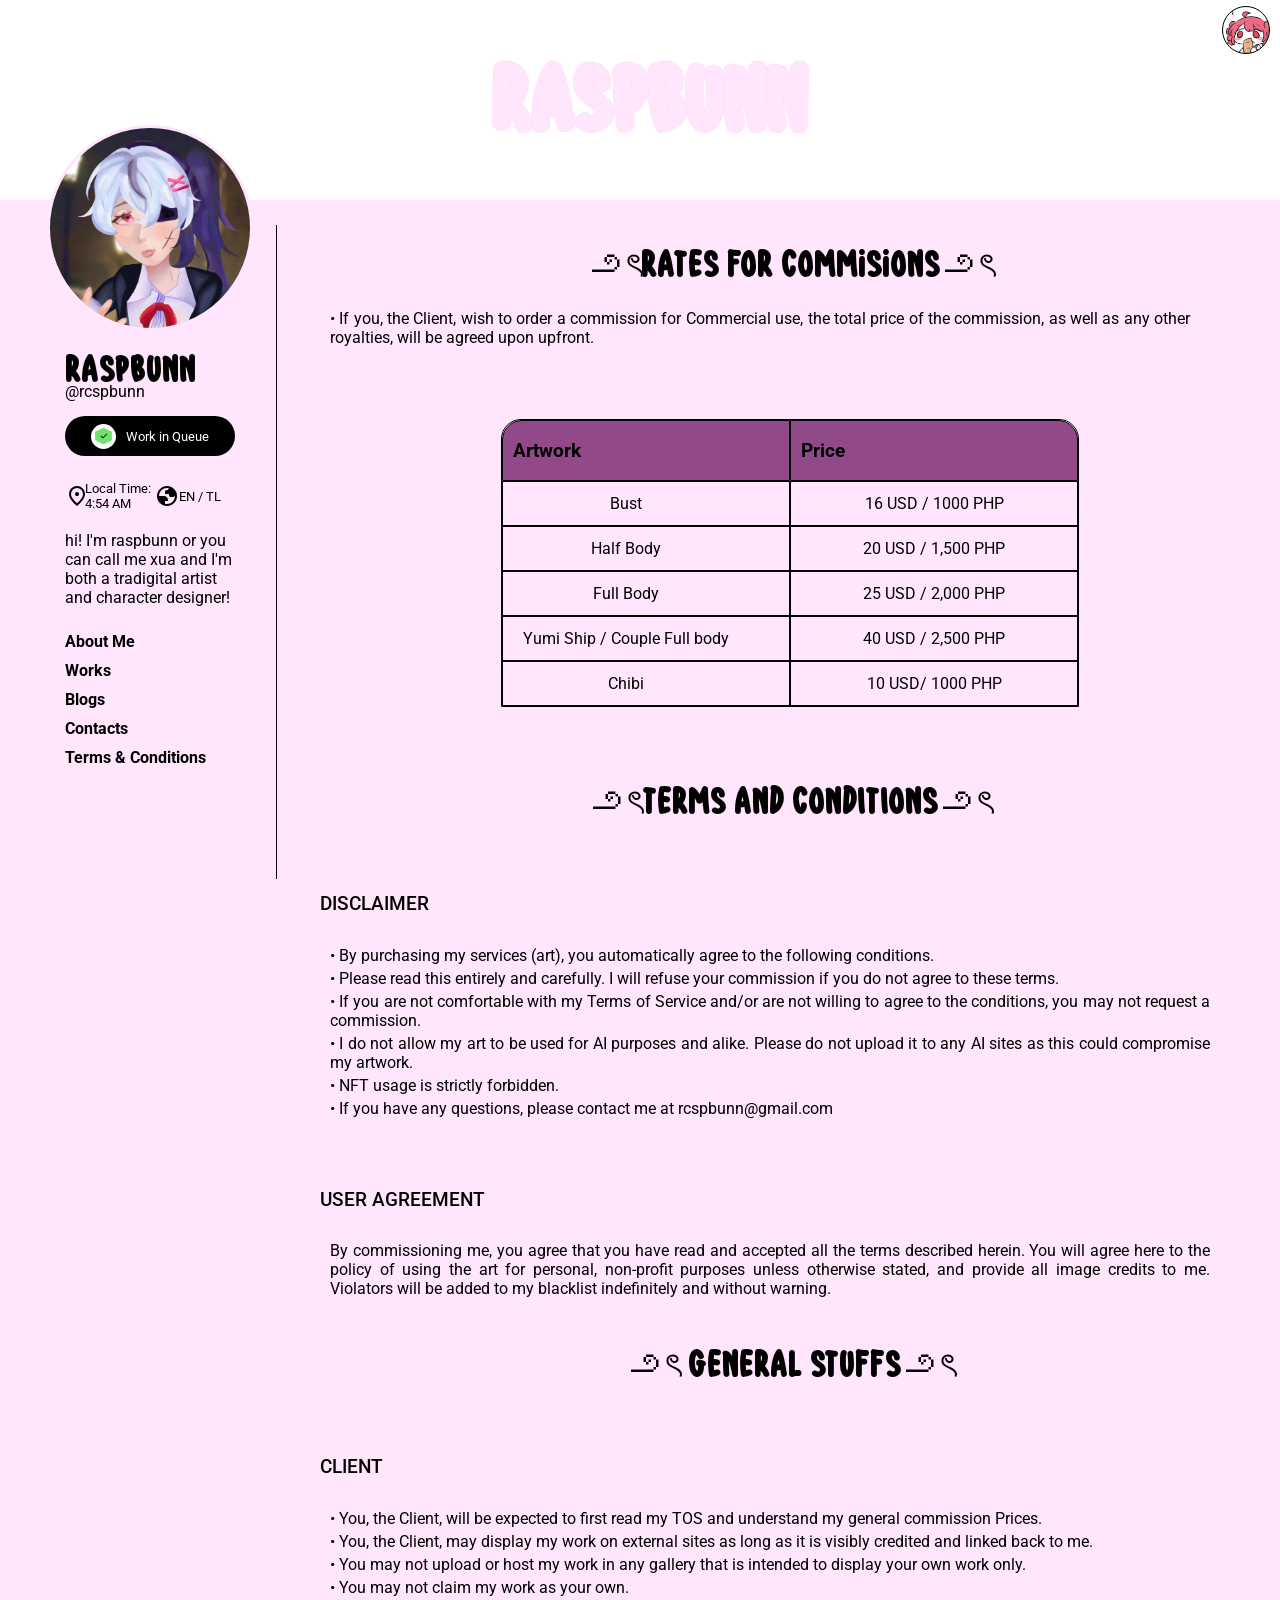
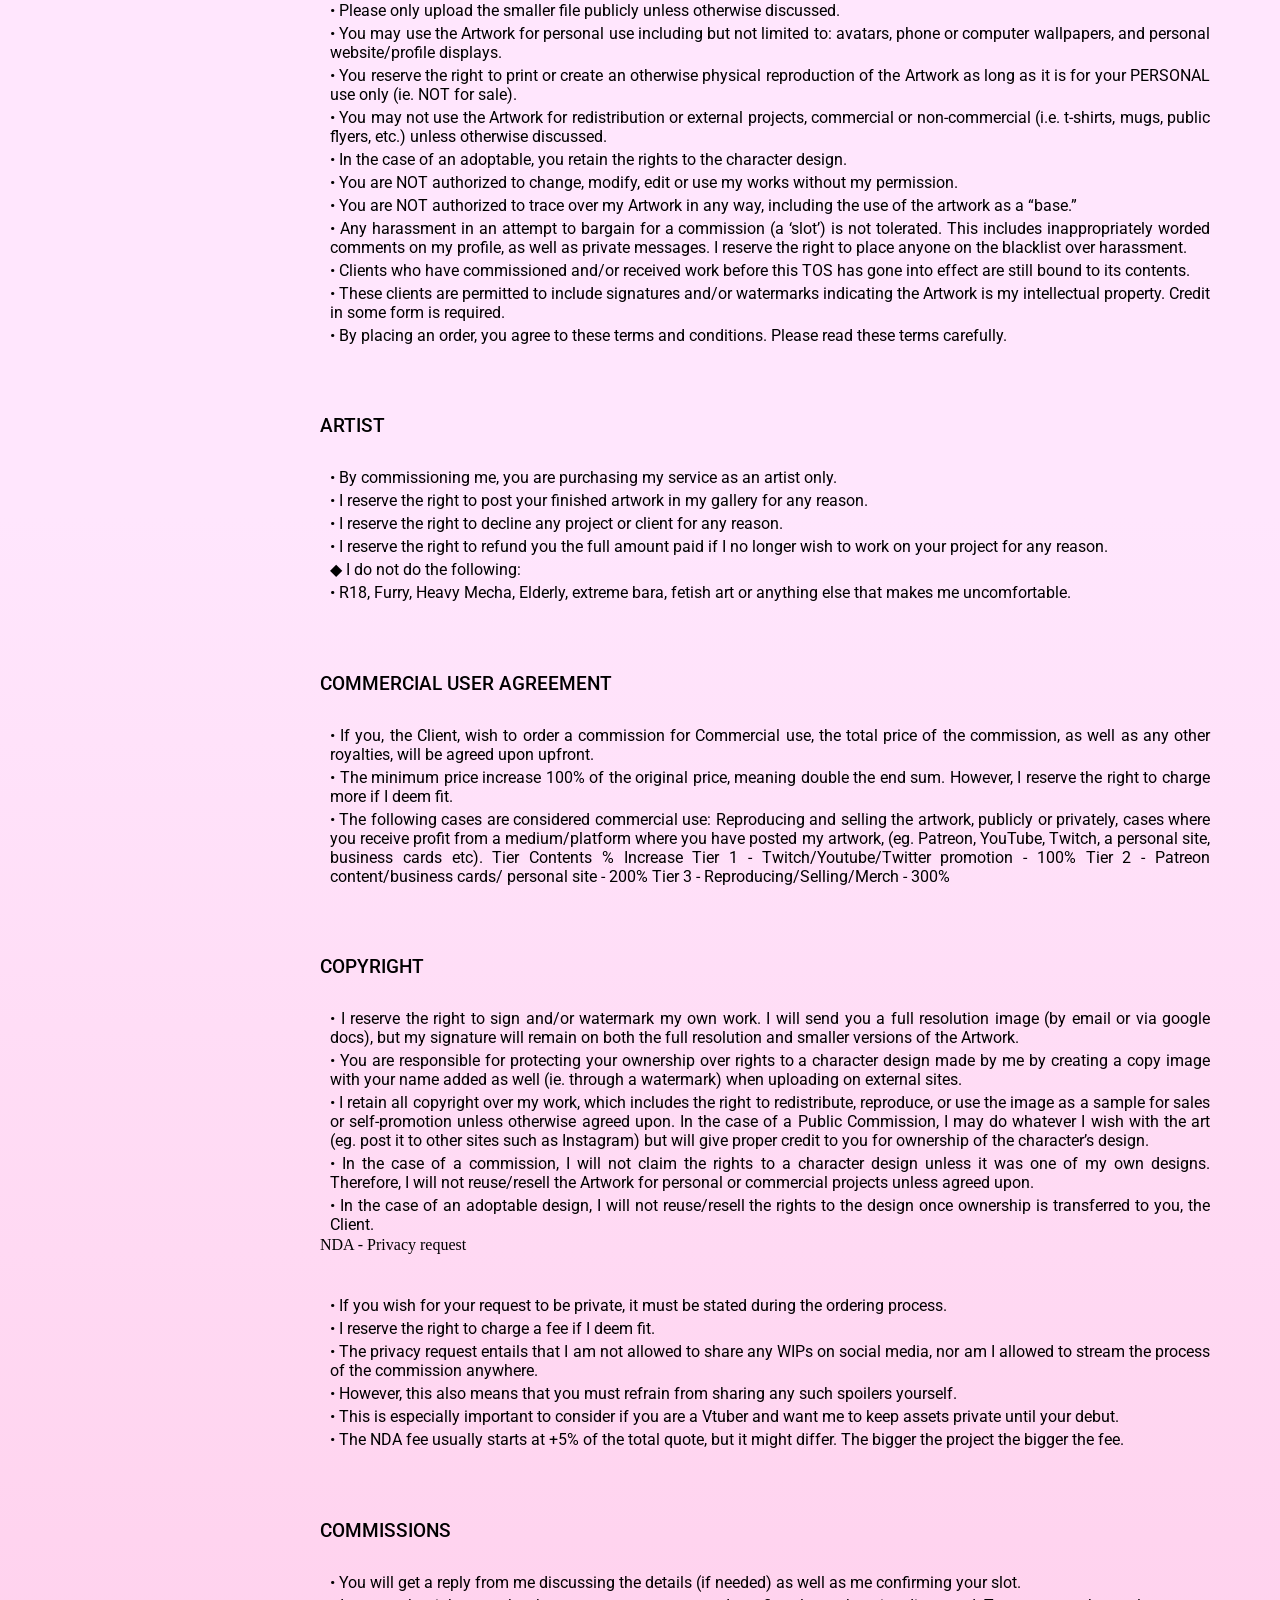
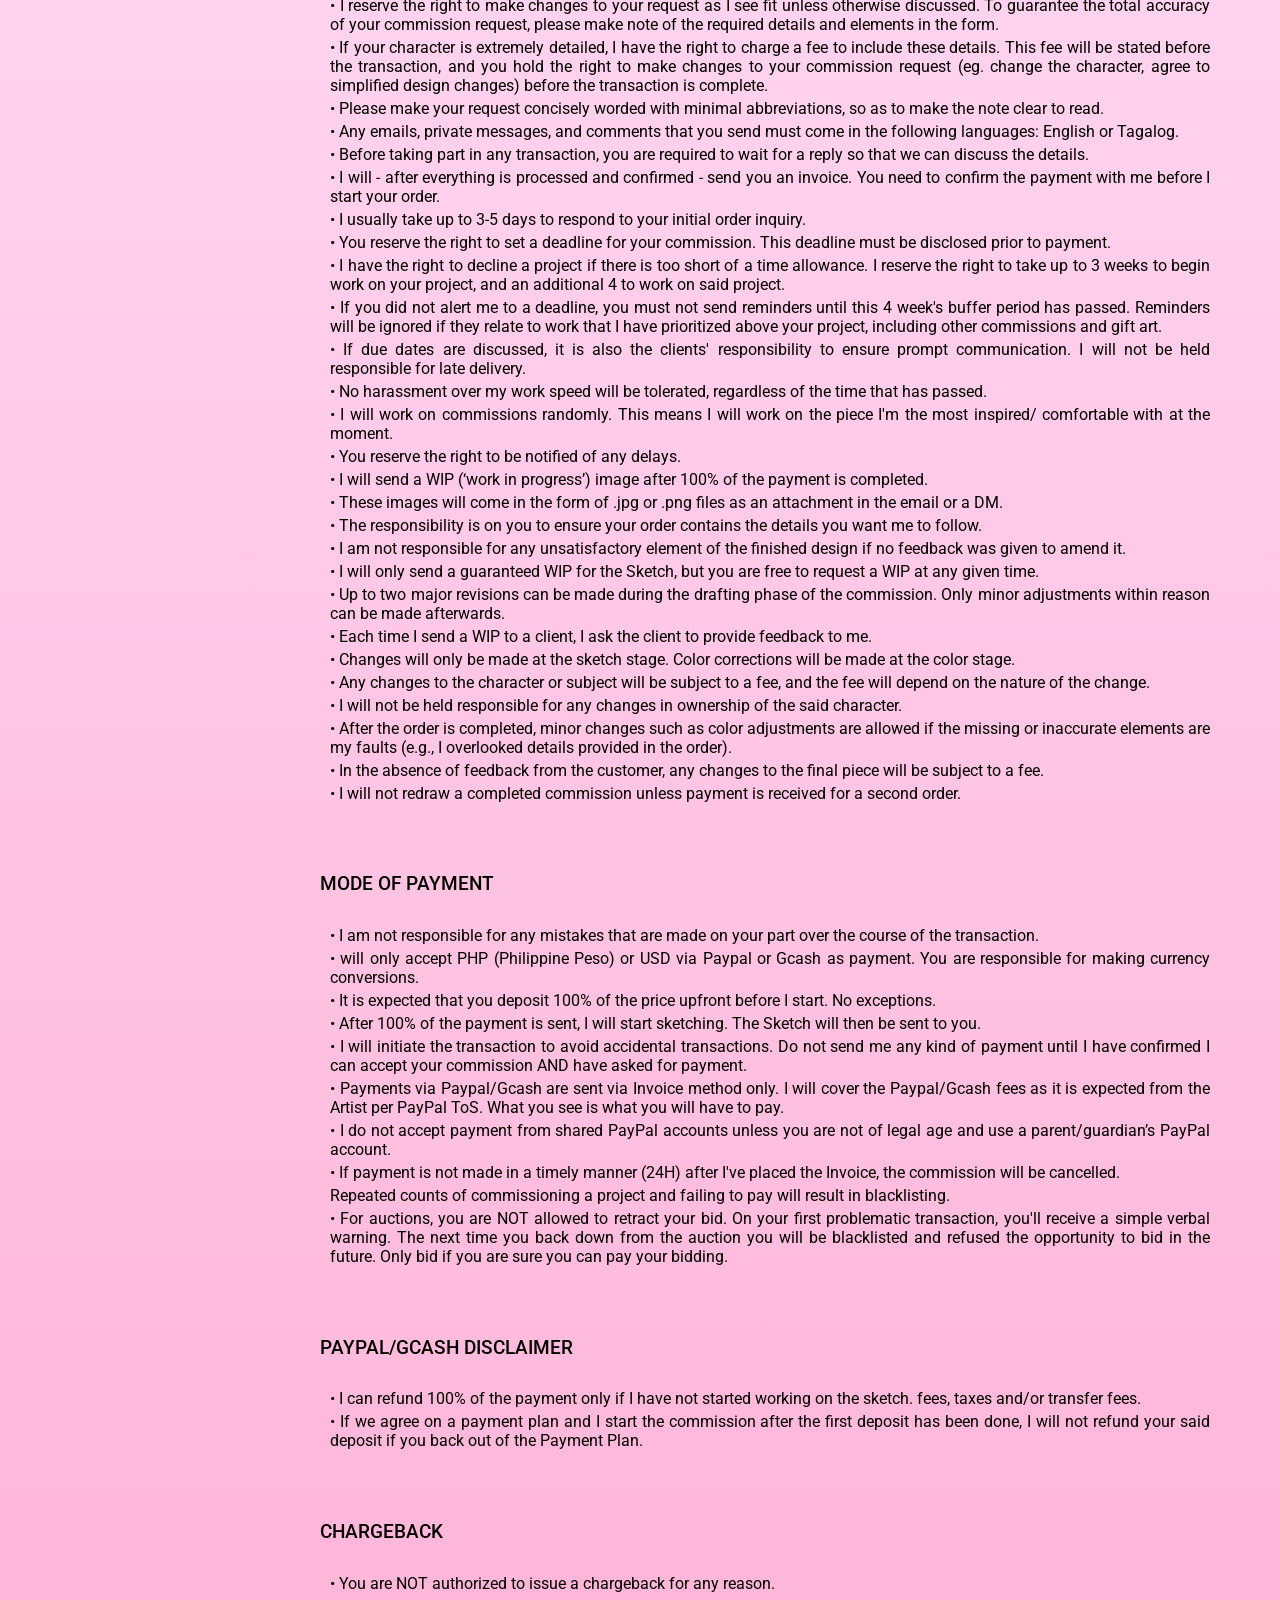
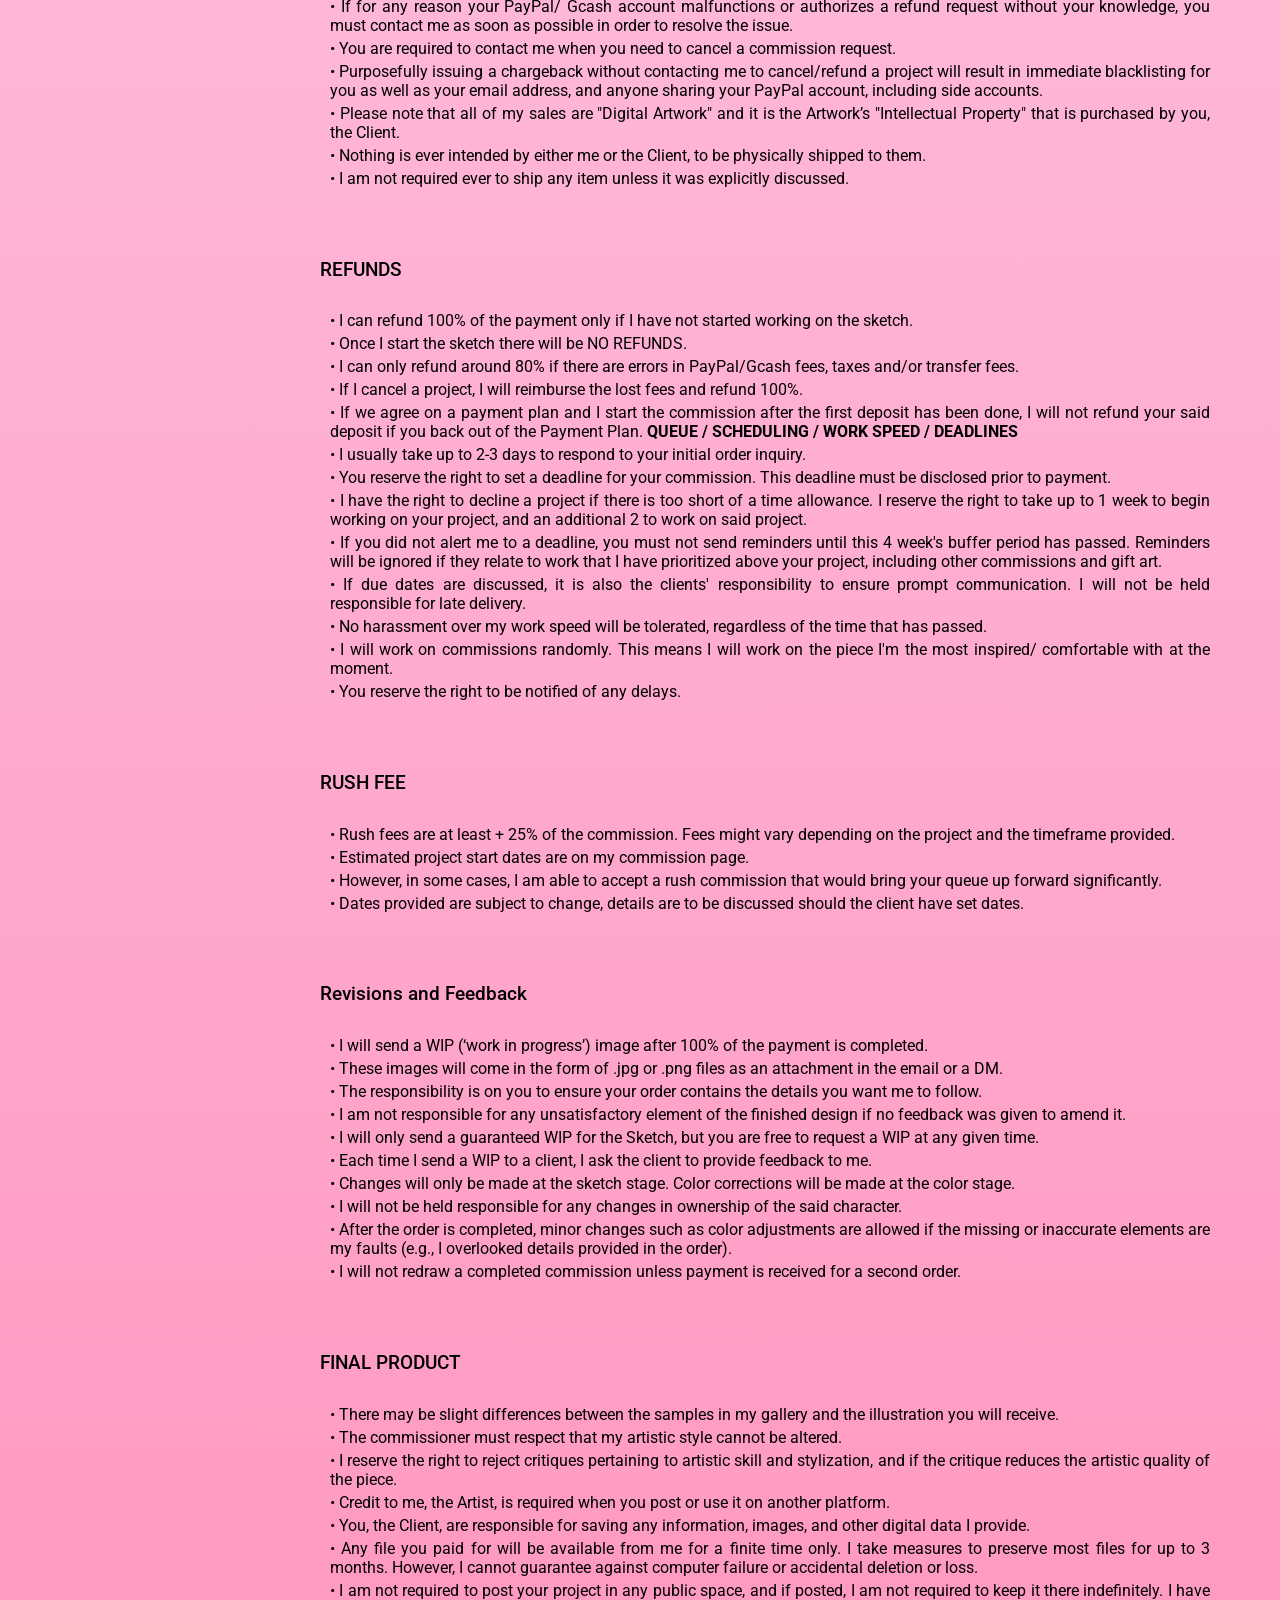
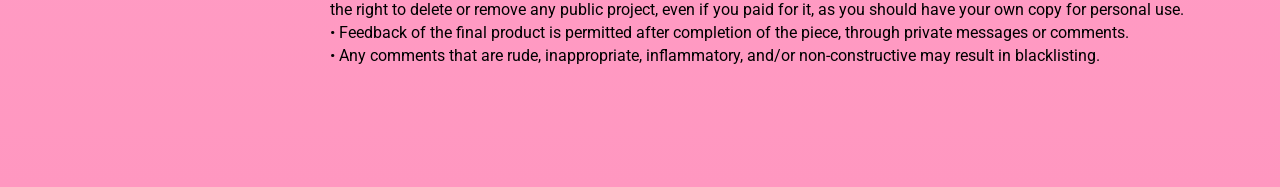
<file: Terms.html>
<!DOCTYPE html>
<html>
    
<head>
    <meta charset="UTF-8">
    <meta name="viewport" content="width=device-width, initial-scale=1.0">

    <!--Fonts-->
    <link rel="preconnect" href="https://fonts.googleapis.com">
    <link rel="preconnect" href="https://fonts.gstatic.com" crossorigin>
    <link href="https://fonts.googleapis.com/css2?family=Poppins:ital,wght@0,100;0,200;0,300;0,400;0,500;0,600;0,700;0,800;0,900;1,100;1,200;1,300;1,400;1,500;1,600;1,700;1,800;1,900&family=Roboto:ital,wght@0,100..900;1,100..900&display=swap" rel="stylesheet">

    <!--Links-->
    <link rel="stylesheet" href="Margaux_Website.css">
    <link rel="stylesheet" href="margauxjs-css.css">
    <link rel="stylesheet" href="Terms.css">
    <link rel="stylesheet" href="sidebar.css"> 
    <link rel="stylesheet" href="Rates.css">

    
    <script src="Sidebar.js" defer></script>

    <title>Raspbunn</title>
</head>
<body>
   
     
   
    
   <!-- Navigation bar -->
    <nav class ="nav">
        <div class="header">
            <div class="navSection1"></div>
            <div class="navSection2">
               
                    <!--Buttons Navigation-->
                    <div class="iconWrapper"><button onclick="popUp()" class="icons"></button></div>
                    
                </div>
        </div>
          
    
    </nav>
    
    <!--Main Content-->
    <div class="alerWrapper"> 
        <div class="alert">
          
        </div>
    </div>
    <main class="main">
      
        <section class="logoWrap">
            <article class="logoContainer">
                <!-- <img class="logo" src="image/cinnamoroll.jpg" > -->
                <h6 class="nameBrand sizeLogo">Raspbunn</h6>
                
            </article>
        </section>
         <section class=" mainWrap">
                  <video class="background" width="100%"  autoplay loop muted playsinline disablePictureInPicture>
             <source src="image/bg.mp4" type="video/mp4">
             </video>
           
        <article class="mainArticle">
             <!--Side Bar-->
    <aside class="sidebar">
        <div class="sidebarWrapper">
              <div class="verticalLine"></div>
                <div class="headTitleWrap">
                    
             <!-- 1st Section-->
                    <div class="profileDisplay">
                        <div class="profile"></div>
                    </div>
                    
            <!-- 2nd Section -->
                    <div class="secondWrap ">
                        <h class="nameBrand color ">Raspbunn</h>
                        <p class="fontReg textName">@rcspbunn</p>
                        <div class="buttonGrid">
                             <!-- <div><button class="longButton sizeBtn fontReg" id="ratesBtn">Rates</button></div> -->
                           <!-- <div class="displayFlex"><button class="shortButton fontReg ">!</button></div> -->
                        </div>
                        <!-- <button class="longButton fontReg workBtn" id="termsBtn">Terms & Conditions</button> -->
                         <div><button class="longButton fontReg workBtn" id="workQueueBtn">
                            <div class="workSymbolWrapper">
                                <div class="workSymbol">
                                    <div class="check"><svg xmlns="http://www.w3.org/2000/svg" viewBox="0 0 24 24" height="24px" width="24px" fill="black"><path d="M9.55,18l-5.7-5.7l1.43-1.42l4.28,4.28l9.18-9.18L20.15,7.4L9.55,18Z"/></svg></div>
                                </div>
                            </div>Work in Queue</button></div>
                        <div class="fontReg localTime" id="time"></div>
                        <p class="fontReg">
                            hi! I'm raspbunn or you can call me xua and I'm both a tradigital artist and character designer!
                        </p>
                    </div>
            <!--3rd Section-->
                    <div class="channelsWrap">
                       <!--    <a class= "blank" href="https://www.tiktok.com/@rcspbunn"><svg class="svgIcon" fill="#000000" width="20px" height="20px" viewBox="0 0 24 24" id="tiktok" data-name="Flat Color" xmlns="http://www.w3.org/2000/svg" class="icon flat-color"><path id="primary" d="M21,7V9a1,1,0,0,1-1,1,8,8,0,0,1-4-1.08V15.5A6.5,6.5,0,1,1,6.53,9.72a1,1,0,0,1,1.47.9v2.52a.92.92,0,0,1-.28.62,2.49,2.49,0,0,0,2,4.23A2.61,2.61,0,0,0,12,15.35V3a1,1,0,0,1,1-1h2.11a1,1,0,0,1,1,.83A4,4,0,0,0,20,6,1,1,0,0,1,21,7Z" style="fill: rgb(0, 0, 0);"></path></svg> TIKTOK</a>
                        <a class="facebook blank" href="https://www.facebook.com/mbdelapaz"><svg class="svgIcon"  width="20px" height="20px" viewBox="0 0 24 24" fill="none" xmlns="http://www.w3.org/2000/svg">
                            <path fill-rule="evenodd" clip-rule="evenodd" d="M2 6C2 3.79086 3.79086 2 6 2H18C20.2091 2 22 3.79086 22 6V18C22 20.2091 20.2091 22 18 22H6C3.79086 22 2 20.2091 2 18V6ZM6 4C4.89543 4 4 4.89543 4 6V18C4 19.1046 4.89543 20 6 20H12V13H11C10.4477 13 10 12.5523 10 12C10 11.4477 10.4477 11 11 11H12V9.5C12 7.567 13.567 6 15.5 6H16.1C16.6523 6 17.1 6.44772 17.1 7C17.1 7.55228 16.6523 8 16.1 8H15.5C14.6716 8 14 8.67157 14 9.5V11H16.1C16.6523 11 17.1 11.4477 17.1 12C17.1 12.5523 16.6523 13 16.1 13H14V20H18C19.1046 20 20 19.1046 20 18V6C20 4.89543 19.1046 4 18 4H6Z" fill="#000000"/>
                            </svg> FACEBOOK</a>
                        <a class="instagram blank" href="https://www.instagram.com/raspbunnn"><svg class="svgIcon"  width="20px" height="20px" viewBox="0 0 24 24" fill="none" xmlns="http://www.w3.org/2000/svg">
                            <path fill-rule="evenodd" clip-rule="evenodd" d="M12 18C15.3137 18 18 15.3137 18 12C18 8.68629 15.3137 6 12 6C8.68629 6 6 8.68629 6 12C6 15.3137 8.68629 18 12 18ZM12 16C14.2091 16 16 14.2091 16 12C16 9.79086 14.2091 8 12 8C9.79086 8 8 9.79086 8 12C8 14.2091 9.79086 16 12 16Z" fill="#0F0F0F"/>
                            <path d="M18 5C17.4477 5 17 5.44772 17 6C17 6.55228 17.4477 7 18 7C18.5523 7 19 6.55228 19 6C19 5.44772 18.5523 5 18 5Z" fill="#0F0F0F"/>
                            <path fill-rule="evenodd" clip-rule="evenodd" d="M1.65396 4.27606C1 5.55953 1 7.23969 1 10.6V13.4C1 16.7603 1 18.4405 1.65396 19.7239C2.2292 20.8529 3.14708 21.7708 4.27606 22.346C5.55953 23 7.23969 23 10.6 23H13.4C16.7603 23 18.4405 23 19.7239 22.346C20.8529 21.7708 21.7708 20.8529 22.346 19.7239C23 18.4405 23 16.7603 23 13.4V10.6C23 7.23969 23 5.55953 22.346 4.27606C21.7708 3.14708 20.8529 2.2292 19.7239 1.65396C18.4405 1 16.7603 1 13.4 1H10.6C7.23969 1 5.55953 1 4.27606 1.65396C3.14708 2.2292 2.2292 3.14708 1.65396 4.27606ZM13.4 3H10.6C8.88684 3 7.72225 3.00156 6.82208 3.0751C5.94524 3.14674 5.49684 3.27659 5.18404 3.43597C4.43139 3.81947 3.81947 4.43139 3.43597 5.18404C3.27659 5.49684 3.14674 5.94524 3.0751 6.82208C3.00156 7.72225 3 8.88684 3 10.6V13.4C3 15.1132 3.00156 16.2777 3.0751 17.1779C3.14674 18.0548 3.27659 18.5032 3.43597 18.816C3.81947 19.5686 4.43139 20.1805 5.18404 20.564C5.49684 20.7234 5.94524 20.8533 6.82208 20.9249C7.72225 20.9984 8.88684 21 10.6 21H13.4C15.1132 21 16.2777 20.9984 17.1779 20.9249C18.0548 20.8533 18.5032 20.7234 18.816 20.564C19.5686 20.1805 20.1805 19.5686 20.564 18.816C20.7234 18.5032 20.8533 18.0548 20.9249 17.1779C20.9984 16.2777 21 15.1132 21 13.4V10.6C21 8.88684 20.9984 7.72225 20.9249 6.82208C20.8533 5.94524 20.7234 5.49684 20.564 5.18404C20.1805 4.43139 19.5686 3.81947 18.816 3.43597C18.5032 3.27659 18.0548 3.14674 17.1779 3.0751C16.2777 3.00156 15.1132 3 13.4 3Z" fill="#0F0F0F"/>
                            </svg> INSTAGRAM</a>
                        <a class="twitter blank" href="https://x.com/rcspbunn"><svg class="svgIcon"  width="20px" height="20px" viewBox="0 0 24 24" fill="none" xmlns="http://www.w3.org/2000/svg">
                            <path fill-rule="evenodd" clip-rule="evenodd" d="M14.8486 5.65845C13.1442 5.65845 11.7626 7.0401 11.7626 8.74446C11.7626 8.95304 11.7831 9.15581 11.822 9.35119C11.8846 9.66589 11.7924 9.99153 11.5741 10.2267C11.3558 10.4619 11.0379 10.578 10.7194 10.5389C8.51116 10.268 6.50248 9.35556 4.88498 7.9954C4.91649 8.59732 5.12515 9.23671 5.57799 9.90654L6.25677 10.9106L5.14211 11.3863L4.92704 11.4781C5.0869 11.6609 5.2791 11.8487 5.49369 12.0332C5.73717 12.2425 5.97247 12.4165 6.14726 12.5381C6.23408 12.5985 6.30452 12.645 6.35171 12.6755C6.37527 12.6907 6.39294 12.7018 6.40383 12.7086L6.41495 12.7155L6.41519 12.7157L6.41551 12.7159L6.41578 12.7161L6.41619 12.7163L6.41647 12.7165L7.96448 13.655L6.34397 14.4653C6.26374 14.5054 6.18367 14.5412 6.10393 14.573C6.42924 14.8471 6.82517 15.0995 7.2464 15.2986L8.63623 15.9556L7.47226 16.9598C6.8369 17.508 6.19778 17.9166 5.36946 18.1326C6.59681 18.7875 8.00315 19.1596 9.49941 19.1596C14.3045 19.1596 18.1746 15.325 18.1746 10.6256V10.1059L18.5998 9.80721C19.2636 9.34107 19.7329 8.71068 20.0689 7.99004H18.5398H17.9084L17.637 7.41994C17.1401 6.37633 16.0772 5.65845 14.8486 5.65845ZM3.56882 12.9581C3.38031 13.174 3.29093 13.4642 3.33193 13.7553C3.44474 14.5563 3.92441 15.2462 4.45444 15.7728C4.59838 15.9158 4.75232 16.0531 4.91396 16.184C4.88926 16.1909 4.86437 16.1975 4.83925 16.2038C4.35789 16.3243 3.70926 16.3494 2.62755 16.2434C2.20934 16.2024 1.81014 16.4273 1.62841 16.8062C1.44668 17.185 1.5212 17.6371 1.81492 17.9376C3.75693 19.9245 6.48413 21.1596 9.49941 21.1596C15.212 21.1596 19.8978 16.7239 20.1628 11.126C21.4521 10.0429 22.0976 8.57673 22.4458 7.24263C22.5241 6.94292 22.459 6.62387 22.2696 6.37873C22.0803 6.13359 21.788 5.99004 21.4783 5.99004H19.1247C18.2201 4.58853 16.6437 3.65845 14.8486 3.65845C12.1796 3.65845 9.99072 5.71435 9.7793 8.32892C7.91032 7.84456 6.2705 6.78758 5.05863 5.35408C4.83759 5.09261 4.49814 4.9624 4.15894 5.00897C3.81974 5.05554 3.52794 5.27241 3.38555 5.58378C2.78087 6.90597 2.66434 8.43104 3.34116 9.98046L3.10746 10.0802C2.64466 10.2777 2.40073 10.7884 2.5379 11.2725C2.72276 11.925 3.14129 12.5011 3.56882 12.9581Z" fill="#000000"/>
                            </svg>TWITTER</a>
                        -->
                        <a class="linkStyle blank" id="aboutBtn">
                            About Me
                        </a>
                        <a class="linkStyle blank" id="portfolioBtn">
                            Works
                        </a>
                        <a class="linkStyle blank" id="blogsBtn">
                            Blogs
                        </a>
    
                        <a  class="linkStyle blank" id="contactsBtn">
                            Contacts
                        </a>
                        <a  class="linkStyle blank" id="termsBtn">
                            Terms & Conditions
                        </a>
                
                    </div>
                </div>
       </div>
    </aside>
    </article>

            <article class="textWrapper">
                 <div class="ratesTitle">

                    <h class="nameBrand color termsTitle">౨ৎRates For Commisions౨ৎ</h>
                     <p>• If you, the Client, wish to order a commission for Commercial use, the total price of the commission, as well as any other royalties, will be agreed upon upfront.</p>
                </div>
                <article class="ratesWrapper">
                   <div class="ratesContainerWrapper">
                    <div class="ratesContainer">
                            <div class="artWork"><h3>Artwork</h3></div>
                            <div class="priceWork"><h3>Price</h3></div>
                            <div class="bustPrice"><p>Bust</p></div>

                            <div>16 USD / 1000 PHP</div>

                            <div class="haflBodyPrice"><p>Half Body</p></div>

                            <div>20 USD / 1,500 PHP</div>

                            <div class="fullBodyPrice"><p>Full Body</p></div>

                            <div>25 USD / 2,000 PHP</div>

                            <div class="yumeShipPrice"><p>Yumi Ship / Couple Full body</p></div>

                            <div>40 USD / 2,500 PHP</div>

                            <div class="chibiPrice"><p>Chibi</p></div>

                            <div>10 USD/ 1000 PHP</div>
                            
                    </div>
                </article>
               <h class="nameBrand color termsTitle">౨ৎTERMS AND CONDITIONS౨ৎ</h>
               <div>
                    <h1>DISCLAIMER</h1>
           
                    <p>• By purchasing my services (art), you automatically agree to the following conditions.</p>
                    <p>• Please read this entirely and carefully. I will refuse your commission if you do not agree to these terms.</p>
                    <p>• If you are not comfortable with my Terms of Service and/or are not willing to agree to the conditions, you may not request a commission.</p>
                    <p>• I do not allow my art to be used for AI purposes and alike. Please do not upload it to any AI sites as this could compromise my artwork.</p>
                    <p>• NFT usage is strictly forbidden.</p>
                    <p>• If you have any questions, please contact me at rcspbunn@gmail.com</p>
                </div>
                <div> 
                    <h1>USER AGREEMENT</h1>
                    <p>
                    By commissioning me, you agree that you have read and accepted all the terms described herein.
                    You will agree here to the policy of using the art for personal, non-profit purposes unless otherwise stated, and provide all image credits to me.
                    Violators will be added to my blacklist indefinitely and without warning.
                    </p>
                </div>
                    <h class="nameBrand color termsTitle">౨ৎ GENERAL STUFFS౨ৎ</h>
                <div>
          

                    <h1>CLIENT</h1>
                    
                    <p>• You, the Client, will be expected to first read my TOS and understand my general commission Prices.</p>
                    <p>• You, the Client, may display my work on external sites as long as it is visibly credited and linked back to me.</p>
                    <p>• You may not upload or host my work in any gallery that is intended to display your own work only.</p>
                    <p>• You may not claim my work as your own.</p>
                    <p>• Please only upload the smaller file publicly unless otherwise discussed.</p>
                    <p>• You may use the Artwork for personal use including but not limited to: avatars, phone or computer wallpapers, and personal website/profile displays.</p>
                    <p>• You reserve the right to print or create an otherwise physical reproduction of the Artwork as long as it is for your PERSONAL use only (ie. NOT for sale).</p>
                    <p>• You may not use the Artwork for redistribution or external projects, commercial or non-commercial (i.e. t-shirts, mugs, public flyers, etc.) unless otherwise discussed.</p>
                    <p>• In the case of an adoptable, you retain the rights to the character design.</p>
                    <p>• You are NOT authorized to change, modify, edit or use my works without my permission.</p>
                    <p>• You are NOT authorized to trace over my Artwork in any way, including the use of the artwork as a “base.”</p>
                    <p>• Any harassment in an attempt to bargain for a commission (a ‘slot’) is not tolerated. This includes inappropriately worded comments on my profile, as well as private messages. I reserve the right to place anyone on the blacklist over harassment.</p>
                    <p>• Clients who have commissioned and/or received work before this TOS has gone into effect are still bound to its contents.</p>
                    <p>• These clients are permitted to include signatures and/or watermarks indicating the Artwork is my intellectual property. Credit in some form is required.</p>
                    <p>• By placing an order, you agree to these terms and conditions. Please read these terms carefully.</p>
                </div>
                <div>   
                   <h1>ARTIST</h1>
                    
                    <p>• By commissioning me, you are purchasing my service as an artist only.</p>
                    <p>• I reserve the right to post your finished artwork in my gallery for any reason.</p>
                    <p>• I reserve the right to decline any project or client for any reason.</p>
                    <p>• I reserve the right to refund you the full amount paid if I no longer wish to work on your project for any reason.</p>
                    <p>◆ I do not do the following:</p>
                    <p>• R18, Furry, Heavy Mecha, Elderly, extreme bara, fetish art or anything else that makes me uncomfortable.</p>
                </div>
                <div>
                    <h1>COMMERCIAL USER AGREEMENT</h1>
                    
                    <p>• If you, the Client, wish to order a commission for Commercial use, the total price of the commission, as well as any other royalties, will be agreed upon upfront.</p>
                    <p>• The minimum price increase 100% of the original price, meaning double the end sum. However, I reserve the right to charge more if I deem fit.</p>
                    <p>• The following cases are considered commercial use: Reproducing and selling the artwork, publicly or privately, cases where you receive profit from a medium/platform where you have posted my artwork, (eg. Patreon, YouTube, Twitch, a personal site, business cards etc).
                    Tier Contents % Increase
                    Tier 1 - Twitch/Youtube/Twitter promotion - 100%
                    Tier 2 - Patreon content/business cards/ personal site - 200%
                    Tier 3 - Reproducing/Selling/Merch - 300%
                    </p>
                </div>
                <div>
                    <h1>COPYRIGHT</h1>
            
                    <p>• I reserve the right to sign and/or watermark my own work. I will send you a full resolution image (by email or via google docs), but my signature will remain on both the full resolution and smaller versions of the Artwork.</p>
                    <p>• You are responsible for protecting your ownership over rights to a character design made by me by creating a copy image with your name added as well (ie. through a watermark) when uploading on external sites.</p>
                    <p>• I retain all copyright over my work, which includes the right to redistribute, reproduce, or use the image as a sample for sales or self-promotion unless otherwise agreed upon. In the case of a Public Commission, I may do whatever I wish with the art (eg. post it to other sites such as Instagram) but will give proper credit to you for ownership of the character’s design.</p>
                    <p>• In the case of a commission, I will not claim the rights to a character design unless it was one of my own designs. Therefore, I will not reuse/resell the Artwork for personal or commercial projects unless agreed upon.</p>
                    <p>• In the case of an adoptable design, I will not reuse/resell the rights to the design once ownership is transferred to you, the Client.</p>
                    NDA - Privacy request
                </div>
                <div>
                    <p>• If you wish for your request to be private, it must be stated during the ordering process.</p>
                    <p>• I reserve the right to charge a fee if I deem fit.</p>
                    <p>• The privacy request entails that I am not allowed to share any WIPs on social media, nor am I allowed to stream the process of the commission anywhere.</p>
                    <p>• However, this also means that you must refrain from sharing any such spoilers yourself.</p>
                    <p>• This is especially important to consider if you are a Vtuber and want me to keep assets private until your debut.</p>
                    <p>• The NDA fee usually starts at +5% of the total quote, but it might differ. The bigger the project the bigger the fee.</p>
                </div>
                <div>
                    <h1>COMMISSIONS</h1>
                    
                    <p>• You will get a reply from me discussing the details (if needed) as well as me confirming your slot.</p>
                    <p>• I reserve the right to make changes to your request as I see fit unless otherwise discussed. To guarantee the total accuracy of your commission request, please make note of the required details and elements in the form.</p>
                    <p>• If your character is extremely detailed, I have the right to charge a fee to include these details. This fee will be stated before the transaction, and you hold the right to make changes to your commission request (eg. change the character, agree to simplified design changes) before the transaction is complete.</p>
                    <p>• Please make your request concisely worded with minimal abbreviations, so as to make the note clear to read.</p>
                    <p>• Any emails, private messages, and comments that you send must come in the following languages: English or Tagalog.</p>
                    <p>• Before taking part in any transaction, you are required to wait for a reply so that we can discuss the details.</p>
                    <p>• I will - after everything is processed and confirmed - send you an invoice. You need to confirm the payment with me before I start your order.</p>
                    <p>• I usually take up to 3-5 days to respond to your initial order inquiry.</p>
                    <p>• You reserve the right to set a deadline for your commission. This deadline must be disclosed prior to payment.</p>
                    <p>• I have the right to decline a project if there is too short of a time allowance. I reserve the right to take up to 3 weeks to begin work on your project, and an additional 4 to work on said project.</p>
                    <p>• If you did not alert me to a deadline, you must not send reminders until this 4 week's buffer period has passed. Reminders will be ignored if they relate to work that I have prioritized above your project, including other commissions and gift art.</p>
                    <p>• If due dates are discussed, it is also the clients' responsibility to ensure prompt communication. I will not be held responsible for late delivery.</p>
                    <p>• No harassment over my work speed will be tolerated, regardless of the time that has passed.</p>
                    <p>• I will work on commissions randomly. This means I will work on the piece I'm the most inspired/ comfortable with at the moment.</p>
                    <p>• You reserve the right to be notified of any delays.</p>
                    <p>• I will send a WIP (‘work in progress’) image after 100% of the payment is completed.</p>
                    <p>• These images will come in the form of .jpg or .png files as an attachment in the email or a DM.</p>
                    <p>• The responsibility is on you to ensure your order contains the details you want me to follow.</p>
                    <p>• I am not responsible for any unsatisfactory element of the finished design if no feedback was given to amend it.</p>
                    <p>• I will only send a guaranteed WIP for the Sketch, but you are free to request a WIP at any given time.</p>
                    <p>• Up to two major revisions can be made during the drafting phase of the commission. Only minor adjustments within reason can be made afterwards.</p>
                    <p>• Each time I send a WIP to a client, I ask the client to provide feedback to me.</p>
                    <p>• Changes will only be made at the sketch stage. Color corrections will be made at the color stage.</p>
                    <p>• Any changes to the character or subject will be subject to a fee, and the fee will depend on the nature of the change.</p>
                    <p>• I will not be held responsible for any changes in ownership of the said character.</p>
                    <p>• After the order is completed, minor changes such as color adjustments are allowed if the missing or inaccurate elements are my faults (e.g., I overlooked details provided in the order).</p>
                    <p>• In the absence of feedback from the customer, any changes to the final piece will be subject to a fee.</p>
                    <p>• I will not redraw a completed commission unless payment is received for a second order.</p>
                </div>
                <div>    
                    <h1>MODE OF PAYMENT</h1>
                    
                   
                    <p>• I am not responsible for any mistakes that are made on your part over the course of the transaction.</p>
                    <p>• will only accept PHP (Philippine Peso) or USD via Paypal or Gcash as payment. You are responsible for making currency conversions.</p>
                    <p>• It is expected that you deposit 100% of the price upfront before I start. No exceptions.</p>
                    <p>• After 100% of the payment is sent, I will start sketching. The Sketch will then be sent to you.</p>
                    <p>• I will initiate the transaction to avoid accidental transactions. Do not send me any kind of payment until I have confirmed I can accept your commission AND have asked for payment.</p>
                    <p>• Payments via Paypal/Gcash are sent via Invoice method only. I will cover the Paypal/Gcash fees as it is expected from the Artist per PayPal ToS. What you see is what you will have to pay.</p>
                    <p>• I do not accept payment from shared PayPal accounts unless you are not of legal age and use a parent/guardian’s PayPal account.</p>
                    <p>• If payment is not made in a timely manner (24H) after I've placed the Invoice, the commission will be cancelled.</p>
                    <p>Repeated counts of commissioning a project and failing to pay will result in blacklisting.</p>
                    <p>• For auctions, you are NOT allowed to retract your bid. On your first problematic transaction, you'll receive a simple verbal warning. The next time you back down from the auction you will be blacklisted and refused the opportunity to bid in the future. Only bid if you are sure you can pay your bidding.</p>
                </div>
                <div>
                    <h1>PAYPAL/GCASH DISCLAIMER</h1>
              
                    <p>• I can refund 100% of the payment only if I have not started working on the sketch.
                    fees, taxes and/or transfer fees.</p>
                    <p>• If we agree on a payment plan and I start the commission after the first deposit has been done, I will not refund your said deposit if you back out of the Payment Plan.</p>
                </div>   
                <div>
                    <h1>CHARGEBACK</h1>
                  
                    <p>• You are NOT authorized to issue a chargeback for any reason.</p>
                    <p>• If for any reason your PayPal/ Gcash account malfunctions or authorizes a refund request without your knowledge, you must contact me as soon as possible in order to resolve the issue.</p>
                    <p>• You are required to contact me when you need to cancel a commission request.</p>
                    <p>• Purposefully issuing a chargeback without contacting me to cancel/refund a project will result in immediate blacklisting for you as well as your email address, and anyone sharing your PayPal account, including side accounts.</p>
                    <p>• Please note that all of my sales are "Digital Artwork" and it is the Artwork’s "Intellectual Property" that is purchased by you, the Client.</p>
                    <p>• Nothing is ever intended by either me or the Client, to be physically shipped to them.</p>
                    <p>• I am not required ever to ship any item unless it was explicitly discussed.</p>
                </div>
                <div>
                    <h1>REFUNDS</h1>
                    
                    <p>• I can refund 100% of the payment only if I have not started working on the sketch.</p>
                    <p>• Once I start the sketch there will be NO REFUNDS.</p>
                    <p>• I can only refund around 80% if there are errors in PayPal/Gcash fees, taxes and/or transfer fees.</p>
                    <p>• If I cancel a project, I will reimburse the lost fees and refund 100%.</p>
                    <p>• If we agree on a payment plan and I start the commission after the first deposit has been done, I will not refund your said deposit if you back out of the Payment Plan.
                    <strong>QUEUE / SCHEDULING / WORK SPEED / DEADLINES</strong></p>
                  
                    <p>• I usually take up to 2-3 days to respond to your initial order inquiry.</p>
                    <p>• You reserve the right to set a deadline for your commission. This deadline must be disclosed prior to payment.</p>
                    <p>• I have the right to decline a project if there is too short of a time allowance. I reserve the right to take up to 1 week to begin working on your project, and an additional 2 to work on said project.</p>
                    <p>• If you did not alert me to a deadline, you must not send reminders until this 4 week's buffer period has passed. Reminders will be ignored if they relate to work that I have prioritized above your project, including other commissions and gift art.</p>
                    <p>• If due dates are discussed, it is also the clients' responsibility to ensure prompt communication. I will not be held responsible for late delivery.</p>
                    <p>• No harassment over my work speed will be tolerated, regardless of the time that has passed.</p>
                    <p>• I will work on commissions randomly. This means I will work on the piece I'm the most inspired/ comfortable with at the moment.</p>
                    <p>• You reserve the right to be notified of any delays.</p>
                </div>
                <div>
                    <h1>RUSH FEE</h1>
                  
                    <p>• Rush fees are at least + 25% of the commission. Fees might vary depending on the project and the timeframe provided.</p>
                    <p>• Estimated project start dates are on my commission page.</p>
                    <p>• However, in some cases, I am able to accept a rush commission that would bring your queue up forward significantly.</p>
                    <p>• Dates provided are subject to change, details are to be discussed should the client have set dates.</p>
                </div>
                <div>
                    <h1>Revisions and Feedback</h1>
                  
                    <p>• I will send a WIP (‘work in progress’) image after 100% of the payment is completed.</p>
                    <p>• These images will come in the form of .jpg or .png files as an attachment in the email or a DM.</p>
                    <p>• The responsibility is on you to ensure your order contains the details you want me to follow.</p>
                    <p>• I am not responsible for any unsatisfactory element of the finished design if no feedback was given to amend it.</p>
                    <p>• I will only send a guaranteed WIP for the Sketch, but you are free to request a WIP at any given time.</p>
                    <p>• Each time I send a WIP to a client, I ask the client to provide feedback to me.</p>
                    <p>• Changes will only be made at the sketch stage. Color corrections will be made at the color stage.</p>
                    <p>• I will not be held responsible for any changes in ownership of the said character.</p>
                    <p>• After the order is completed, minor changes such as color adjustments are allowed if the missing or inaccurate elements are my faults (e.g., I overlooked details provided in the order).</p>
                    <p>• I will not redraw a completed commission unless payment is received for a second order.</p>
                </div> 
                <div class="marginFinalP">
                    <h1>FINAL PRODUCT</h1>
                    
                    <p>• There may be slight differences between the samples in my gallery and the illustration you will receive.</p>
                    <p>• The commissioner must respect that my artistic style cannot be altered.</p>
                    <p>• I reserve the right to reject critiques pertaining to artistic skill and stylization, and if the critique reduces the artistic quality of the piece.</p>
                    <p>• Credit to me, the Artist, is required when you post or use it on another platform.</p>
                    <p>• You, the Client, are responsible for saving any information, images, and other digital data I provide.</p>
                    <p>• Any file you paid for will be available from me for a finite time only. I take measures to preserve most files for up to 3 months. However, I cannot guarantee against computer failure or accidental deletion or loss.</p>
                    <p>• I am not required to post your project in any public space, and if posted, I am not required to keep it there indefinitely. I have the right to delete or remove any public project, even if you paid for it, as you should have your own copy for personal use.</p>
                    <p>• Feedback of the final product is permitted after completion of the piece, through private messages or comments.</p>
                    <p>• Any comments that are rude, inappropriate, inflammatory, and/or non-constructive may result in blacklisting.</p>
                </div>          
            </article>
        </section>

    </main>

   
    <!--Footer-->
    <footer>
 
    </footer>

</body>
</html>
</file>
<file: website/style.css>
:root {
  --bg: #0f1217;
  --panel: #161d2a;
  --panel-2: #1c2a3d;
  --text: #eaf3ff;
  --muted: #9db3d1;
  --accent: #5ea5ff;
  --line: rgba(147, 179, 255, 0.12);
}

.bg-video {
  position: fixed;
  inset: 0;
  width: 100%;
  height: 100%;
  object-fit: cover;
  z-index: 0;
  filter: brightness(0.7);
}

.page-body {
  position: relative;
  min-height: 100vh;
}

.page-shell {
  position: relative;
  z-index: 1;
  display: grid;
  place-items: center;
  min-height: 100vh;
  padding: 40px 20px;
}

.page-card {
  width: min(680px, 100%);
  padding: 36px 32px;
  background: rgba(12, 18, 26, 0.8);
  border: 1px solid var(--line);
  border-radius: 28px;
  box-shadow: 0 20px 70px rgba(0, 0, 0, 0.35);
  backdrop-filter: blur(10px);
  animation: pageFadeUp 0.6s ease both;
}

@keyframes pageFadeUp {
  from {
    opacity: 0;
    transform: translateY(18px) scale(0.98);
  }
  to {
    opacity: 1;
    transform: translateY(0) scale(1);
  }
}

@keyframes buttonPulse {
  0% { transform: scale(1); }
  40% { transform: scale(1.03); }
  100% { transform: scale(1); }
}

.page-card h1 {
  margin-bottom: 16px;
  font-size: clamp(2rem, 5vw, 3rem);
}

.page-card p {
  margin-bottom: 18px;
  color: var(--muted);
  line-height: 1.7;
}

.page-actions {
  display: flex;
  gap: 12px;
  flex-wrap: wrap;
  margin-top: 24px;
}

.primary-btn,
.secondary-btn {
  display: inline-block;
  padding: 12px 22px;
  border-radius: 999px;
  font-weight: 700;
  transition: opacity 0.2s ease, transform 0.2s ease, box-shadow 0.2s ease;
}

.primary-btn {
  background: var(--accent);
  color: #06141d;
}

.secondary-btn {
  background: rgba(255, 255, 255, 0.06);
  border: 1px solid var(--line);
  color: var(--text);
}

.primary-btn:hover,
.secondary-btn:hover {
  opacity: 0.9;
  transform: translateY(-2px);
  box-shadow: 0 12px 22px rgba(94, 165, 255, 0.2);
}

.page-closing {
  opacity: 0;
  transform: translateY(12px) scale(0.98);
  transition: opacity 0.25s ease, transform 0.25s ease;
}

* {
  box-sizing: border-box;
  margin: 0;
  padding: 0;
}

body {
  min-height: 100vh;
  background: var(--bg);
  color: var(--text);
  font-family: Inter, ui-sans-serif, system-ui, -apple-system, BlinkMacSystemFont, "Segoe UI", sans-serif;
}

button,
a {
  font: inherit;
}

button {
  border: 0;
  color: inherit;
  cursor: pointer;
  transition: transform 0.2s ease, box-shadow 0.2s ease, opacity 0.2s ease, background 0.2s ease;
}

button:hover {
  transform: translateY(-2px);
  box-shadow: 0 10px 18px rgba(37, 86, 155, 0.18);
}

button:active,
a:active {
  transform: scale(0.97);
}

a {
  color: inherit;
  text-decoration: none;
  transition: transform 0.2s ease, opacity 0.2s ease, color 0.2s ease;
}

.page-link,
.primary-btn,
.secondary-btn,
.request,
.small-action,
.bookmark,
.tab,
.close {
  animation: buttonPulse 0.35s ease-out;
}

.topbar {
  position: fixed;
  inset: 0 0 auto 0;
  z-index: 20;
  display: flex;
  align-items: center;
  justify-content: space-between;
  height: 64px;
  padding: 0 28px;
  background: rgba(10, 15, 22, 0.76);
  backdrop-filter: blur(12px);
}

.brand {
  font-size: 16px;
  font-weight: 800;
}

.brand-mark {
  display: inline-grid;
  place-items: center;
  width: 28px;
  height: 28px;
  margin-right: 8px;
  border: 3px solid var(--accent);
  border-radius: 10px;
  color: var(--accent);
}

.cover {
  height: 285px;
  margin-top: 0;
  overflow: hidden;
  background: transparent;
}

.cover-art {
  position: relative;
  height: 100%;
  overflow: hidden;
  background: transparent;
}

.cover-art::before,
.cover-art::after {
  content: "";
  position: absolute;
  top: -170px;
  width: 310px;
  height: 540px;
  border: 4px solid rgba(74, 49, 80, 0.5);
  border-radius: 50%;
}

.cover-art::before {
  left: 4%;
  transform: rotate(20deg);
}

.cover-art::after {
  right: 5%;
  transform: rotate(-18deg);
}

.character {
  position: absolute;
  left: 50%;
  top: 10px;
  width: 430px;
  height: 330px;
  transform: translateX(-50%);
}

.halo {
  position: absolute;
  left: 65px;
  top: -35px;
  width: 300px;
  height: 160px;
  border: 25px solid rgba(250, 246, 246, 0.9);
  border-radius: 50%;
  transform: rotate(8deg);
}

.hair {
  position: absolute;
  left: 40px;
  top: 55px;
  width: 350px;
  height: 240px;
  background: #d8b4b4;
  border-radius: 48% 52% 45% 45%;
  box-shadow: inset 30px -25px 0 rgba(164, 120, 151, 0.2);
}

.face {
  position: absolute;
  left: 105px;
  top: 75px;
  z-index: 2;
  width: 220px;
  height: 175px;
  background: #f2c7bb;
  border-radius: 45% 45% 48% 48%;
}

.eye {
  position: absolute;
  top: 66px;
  width: 47px;
  height: 37px;
  border-radius: 50%;
  background: radial-gradient(circle, #e8fbff 0 12%, #718be5 14% 45%, #273b78 48% 68%, #11152a 70%);
  box-shadow: 0 0 7px #b7f7ff;
}

.eye.left {
  left: 38px;
}

.eye.right {
  right: 38px;
}

.mouth {
  position: absolute;
  left: 99px;
  top: 118px;
  width: 20px;
  height: 8px;
  border-bottom: 2px solid #b36d7a;
  border-radius: 50%;
}

.spark {
  position: absolute;
  color: #eaff62;
  font-size: 55px;
}

.s1 {
  left: 21%;
  top: 70px;
}

.s2 {
  right: 18%;
  top: 100px;
}

.ribbon {
  position: absolute;
  left: 50%;
  bottom: -100px;
  width: 100%;
  height: 130px;
  background: rgba(83, 69, 126, 0.45);
  border-radius: 50% 50% 0 0;
  transform: translateX(-50%);
}

.layout {
  position: relative;
  display: grid;
  grid-template-columns: 275px 1fr;
  gap: 28px;
  max-width: 1420px;
  margin: 0 auto;
  padding: 0 28px 60px;
}

.profile {
  padding-top: 0;
}

.profile-photo {
  position: relative;
  z-index: 4;
  width: 156px;
  height: 156px;
  margin-top: -108px;
  overflow: hidden;
  background: radial-gradient(circle at 50% 30%, #e8c8f1, #8d75bd 70%);
  border: 6px solid var(--bg);
  border-radius: 50%;
}

.mini-character {
  position: absolute;
  inset: 15px;
}

.mini-hair {
  position: absolute;
  inset: 5px 5px 35px;
  background: #393b9c;
  border-radius: 48% 48% 42% 42%;
}

.mini-face {
  position: absolute;
  left: 30px;
  top: 33px;
  width: 65px;
  height: 65px;
  background: #f0b6b9;
  border-radius: 48%;
}

.mini-face::before,
.mini-face::after {
  content: "";
  position: absolute;
  top: 25px;
  width: 15px;
  height: 7px;
  background: #55d7d0;
  border-radius: 50%;
}

.mini-face::before {
  left: 9px;
}

.mini-face::after {
  right: 9px;
}

.mini-body {
  position: absolute;
  left: 15px;
  right: 15px;
  bottom: -12px;
  height: 70px;
  background: #f3e4ed;
  border-top: 7px solid #25245a;
  border-radius: 35px 35px 0 0;
}

.profile h1 {
  margin-top: 24px;
  font-size: 27px;
}

.handle {
  margin: 2px 0 16px;
  color: #858491;
  font-size: 14px;
}

.edit {
  width: 100%;
  margin-bottom: 8px;
  padding: 10px;
  background: var(--panel);
  border-radius: 22px;
  font-size: 13px;
  font-weight: 700;
}

.meta {
  margin: 20px 2px 12px;
  color: #8e8d99;
  font-size: 11px;
}

.bio {
  color: #e3e1e7;
  font-size: 13px;
  line-height: 1.55;
}

.about {
  display: block;
  margin: 8px 0 25px;
  font-size: 12px;
  font-weight: 700;
}

.socials {
  display: flex;
  flex-direction: column;
  gap: 14px;
  font-size: 12px;
  font-weight: 650;
}

.socials a:hover {
  color: var(--accent);
}

.content {
  position: relative;
  z-index: 3;
  min-width: 0;
  margin-top: -64px;
}

/* Removed promotional banner block */

.tabs {
  display: flex;
  gap: 28px;
  margin-top: 18px;
  border-bottom: 1px solid var(--line);
}

.tab {
  position: relative;
  padding: 10px 0 12px;
  background: none;
  color: #777783;
  font-size: 23px;
  font-weight: 800;
}

.tab.active {
  color: #fff;
}

.tab.active::after {
  content: "";
  position: absolute;
  right: 0;
  bottom: -1px;
  left: 0;
  height: 2px;
  background: #fff;
}

.tab b {
  display: inline-grid;
  place-items: center;
  width: 18px;
  height: 18px;
  margin-left: 3px;
  background: var(--accent);
  border-radius: 50%;
  color: #09111a;
  font-size: 11px;
}

.rating {
  display: inline-block;
  margin: 10px 0 16px;
  padding: 7px 11px;
  background: #40414e;
  border-radius: 18px;
  font-size: 12px;
  font-weight: 800;
}

.rating small {
  color: #aaa;
  font-weight: 500;
}

.tab-panel {
  display: none;
}

.tab-panel.active {
  display: block;
}

.commission-card {
  display: grid;
  grid-template-columns: 42% 58%;
  min-height: 258px;
  margin-bottom: 20px;
  background: var(--panel);
  border: 1px solid var(--line);
  border-radius: 28px;
  overflow: hidden;
}

.art-preview {
  position: relative;
  display: grid;
  place-items: center;
  min-height: 258px;
  overflow: hidden;
}

.art-one {
  background: linear-gradient(135deg, #887b9d, #dbb5c5 52%, #6c6a9b);
}

.art-two {
  background: linear-gradient(135deg, #9ab6d5, #d7e5ee 48%, #8b94b8);
}

.portrait {
  position: relative;
  width: 190px;
  height: 260px;
  transform: translateY(18px);
}

.portrait-hair {
  position: absolute;
  top: 12px;
  left: 20px;
  width: 150px;
  height: 175px;
  background: #353b9d;
  border-radius: 50% 50% 43% 45%;
  z-index: 1;
}

.portrait-face {
  position: absolute;
  left: 52px;
  top: 48px;
  z-index: 2;
  width: 85px;
  height: 95px;
  background: #f1b8b7;
  border-radius: 48%;
}

.portrait-face i {
  position: absolute;
  top: 42px;
  width: 20px;
  height: 9px;
  background: #52d5d1;
  border: 2px solid #2b3b78;
  border-radius: 50%;
}

.portrait-face i:first-child {
  left: 10px;
}

.portrait-face i:last-child {
  right: 10px;
}

.portrait-shirt {
  position: absolute;
  left: 35px;
  top: 137px;
  z-index: 2;
  width: 120px;
  height: 130px;
  background: linear-gradient(90deg, #f3e8f0, #a99bc2);
  border-radius: 30px 30px 0 0;
}

.portrait-shirt::before {
  content: "?";
  position: absolute;
  left: 48px;
  top: 15px;
  color: #3a3060;
  font-size: 28px;
}

.second .portrait-hair {
  background: #9aa7df;
}

.second .portrait-face {
  background: #f1c6c1;
}

.card-info {
  position: relative;
  padding: 28px 28px 26px;
}

.card-info h2 {
  margin: 0 0 4px;
  font-size: 21px;
}

.price {
  margin-bottom: 13px;
  color: #b5b3bd;
  font-size: 20px;
}

.card-info h4 {
  margin-top: 8px;
  color: #858490;
  font-size: 12px;
}

.card-info ul {
  margin: 3px 0 0 17px;
  color: #aaa;
  font-size: 11px;
}

.card-info p {
  max-width: 90%;
  margin-top: 3px;
  color: #999;
  font-size: 11px;
}

.bookmark {
  position: absolute;
  top: 0;
  right: 16px;
  width: 42px;
  height: 62px;
  background: #414250;
  border-radius: 0 0 20px 20px;
  font-size: 23px;
}

.request {
  width: 100%;
  margin-top: 12px;
  padding: 11px;
  background: var(--accent);
  border-radius: 25px;
  color: #07131d;
  font-weight: 750;
}

.request:hover,
.small-action:hover {
  filter: brightness(1.08);
}

.empty-panel {
  display: grid;
  place-items: center;
  align-content: center;
  min-height: 280px;
  padding: 25px;
  background: var(--panel);
  border: 1px solid var(--line);
  border-radius: 26px;
  color: #aaa;
  text-align: center;
}

.empty-panel span {
  color: var(--accent);
  font-size: 42px;
}

.empty-panel h2 {
  margin: 8px;
  color: #fff;
}

.small-action {
  margin-top: 15px;
  padding: 10px 22px;
  background: var(--accent);
  border-radius: 22px;
  color: #07131d;
  font-weight: 750;
}

.gallery {
  display: grid;
  grid-template-columns: repeat(3, 1fr);
  gap: 15px;
}

.gallery-item {
  display: grid;
  place-items: center;
  height: 250px;
  background: linear-gradient(135deg, #7c7196, #d5a9c0);
  border-radius: 22px;
  font-size: 70px;
}

.g2 {
  background: linear-gradient(135deg, #8aa9d0, #e1d7ef);
}

.g3 {
  background: linear-gradient(135deg, #55538a, #d59f9e);
}

.modal {
  position: fixed;
  inset: 0;
  z-index: 50;
  display: none;
  place-items: center;
  padding: 20px;
  background: rgba(8, 9, 15, 0.72);
  backdrop-filter: blur(8px);
}

.modal.show {
  display: grid;
}

.modal-box {
  position: relative;
  width: min(520px, 100%);
  padding: 30px;
  background: #2b2c3b;
  border: 1px solid #454656;
  border-radius: 25px;
  box-shadow: 0 25px 80px rgba(0, 0, 0, 0.53);
}

.close {
  position: absolute;
  top: 14px;
  right: 18px;
  background: none;
  color: #aaa;
  font-size: 28px;
}

.modal-icon {
  display: grid;
  place-items: center;
  width: 48px;
  height: 48px;
  background: var(--accent);
  border-radius: 16px;
  color: #07131d;
  font-size: 24px;
}

.modal-box h2 {
  margin: 15px 0 5px;
}

.modal-box p {
  color: #aaa;
  font-size: 13px;
}

.modal-box textarea {
  width: 100%;
  height: 130px;
  margin: 18px 0 5px;
  padding: 13px;
  background: #1f202d;
  border: 1px solid #444556;
  border-radius: 15px;
  color: white;
  resize: vertical;
}

.send {
  margin-top: 4px;
}

.toast {
  position: fixed;
  left: 50%;
  bottom: 25px;
  z-index: 100;
  padding: 12px 18px;
  background: #f3f2f5;
  border-radius: 25px;
  color: #20212d;
  font-size: 13px;
  font-weight: 700;
  opacity: 0;
  transform: translate(-50%, 20px);
  transition: 0.25s;
  pointer-events: none;
}

.toast.show {
  opacity: 1;
  transform: translate(-50%, 0);
}

@media (max-width: 850px) {
  .top-actions .dashboard,
  .top-actions .pill {
    display: none;
  }

  .layout {
    grid-template-columns: 1fr;
    padding: 0 15px;
  }

  .profile {
    display: none;
  }

  .content {
    margin-top: -50px;
  }

  .commission-card {
    grid-template-columns: 1fr;
  }

  .art-preview {
    height: 250px;
  }

  .tabs {
    gap: 18px;
    overflow: auto;
  }

  .tab {
    white-space: nowrap;
    font-size: 17px;
  }

  .availability {
    font-size: 18px;
  }

  .cover {
    height: 230px;
  }

  .character {
    top: -15px;
    transform: translateX(-50%) scale(0.75);
  }

  .gallery {
    grid-template-columns: 1fr 1fr;
  }
}

@media (max-width: 520px) {
  .topbar {
    padding: 0 12px;
  }

  .brand {
    font-size: 13px;
  }

  .cover {
    height: 200px;
  }

  .content {
    margin-top: -35px;
  }

  .announcement {
    font-size: 10px;
  }

  .availability {
    font-size: 15px;
  }

  .tabs {
    gap: 15px;
  }

  .tab {
    font-size: 15px;
  }

  .commission-card {
    border-radius: 20px;
  }

  .card-info {
    padding: 22px;
  }

  .art-preview {
    min-height: 220px;
  }
}
</file>
<file: Margaux_Website.css>
:root{
   
    /*Nav Buttons*/
    --myWorks-border-color:solid 1px rgb(0, 0, 0);
    --myWorks-button: rgb(252, 252, 252);

    --myWorks-button-hover-bg: rgb(249, 181, 219);
    --myWorks-button-hover-textcolor:black;
    --myWorks-button-active-bg:rgb(146, 73, 138);
    --myWorks-button-active-textcolor: white;

    --header-button-1: url("image/teto.jpg");
    --header-button-1-hover:url("image/cat.jpg");
    --header-button-1-active:url(image/likeCat.jpg);
    --header-button-2: url("image/teto.jpg");
    /*
    --header-button-2-hover:;
    --header-button-2-active:;*/

    /*Sidebar*/
    --profile:url('portfolio/1-large.jpg');
    --rates-hover: rgb(249, 181, 219);
    --rates-hover-color: white;

    --rates-active: white; 
    --rates-active-color: black;

    --terms-hover:rgb(249, 181, 219);
    --terms-hover-color:white;

    --terms-active:white;
    --terms-active-color:black;
    
    
    --svg-button-hover: rgb(146, 73, 138);
    --svg-button-active: white;

    

    /*Main Section*/
    --logo-border:  solid 1px rgb(146, 73, 138);
    --name-brand-font:Logo;
    --name-brand-font-border: 0.1px rgb(249, 181, 219) ;
    --name-brand-color:rgb(255, 230, 253);
}
@font-face {
    font-family: Logo;
    src: url("fonts/Cute\ Rabbit.ttf");
}

@font-face {
    font-family: Head;
    src: url("fonts/MilkyNice-Clean.ttf");
}
@font-face {
    font-family: Roboto;
    src: url("fonts/Roboto-VariableFont_wdth\,wght.ttf");
}
html{
    min-width: 100%;
    margin: 0px;
    padding: 0px;
}
body{
    min-width: 100vh;
    margin: 0px;
    padding: 0px;
    
}
/*Background*/
.background{
    object-fit: cover;
    top:0;
    left: 0;
    height: 100vh;
    width: 100vw;
    position: fixed;
    z-index: -1;
    
}


/*Navigation Bar*/
.header{
    display: flex;
    justify-content: flex-end;
    position: fixed;
    top: 0;
    right: 0;
    
    padding: 0.4rem 0rem 0.4rem 0rem;
    z-index: 200;
    margin: 0;
}

.navSection2{
    display: flex;

    width: auto;
}


.icons{
    
    display: flex;
    justify-content: center;
    align-items: center;
    background-size:cover;
    height: 3rem;
    width: 3rem;
    border: Solid 1px ;
    border-radius: 50%;
    cursor: pointer;
    background-image:var(--header-button-1) ;
    margin: 0px 10px 0px 0px;
}

.icons:hover{
   
   background-image: var(--header-button-1-hover);

}
.icons:active{
    background-image: var(--header-button-1-active);
  
}

.iconWrapper{
    display: flex;
    justify-content: center;
    align-items: center;
}
.icons{
    
    display: flex;
    justify-content: center;
    align-items: center;
    background-size:cover;
    height: 3rem;
    width: 3rem;
    border: Solid 1px ;
    border-radius: 50%;
    cursor: pointer;
    background-image:var(--header-button-1) ;
    margin: 0px 10px 0px 0px;
}

.myWorksBtn{
    font-family: Roboto; 
    margin: 0px;
    border-radius: 100px;
    padding: 10px;
    border: var(--myWorks-border-color);
    background-color: var(--myWorks-button);
    margin: 10px;

    cursor: pointer;
}

.myWorksBtn:hover{
    background-color: var(--myWorks-button-hover-bg);
    color: var(--myWorks-button-hover-textcolor);
}

.myWorksBtn:active{
    background-color: var(--myWorks-button-active-bg);
    color: var(--myWorks-button-active-textcolor);
}

/*Main Section*/

.logoWrap{
    display: flex;
    justify-content: center;
    align-items: center;
    
}
.logoContainer{
    display: flex;
    justify-content: center;
    align-items: center;
    padding: 10px;
    margin: 10px;
}

.logo{
    margin: 0;
    padding: 0;
    display: inline;
    align-items: center;
    height: 50px;
    width: 50px;
    border:var(--logo-border);
    border-radius: 50%;
    
}

.nameBrand{
    display: inline;
    align-items: center;
    padding: 0rem 0rem 0rem 1rem;
    font-family: var(--name-brand-font);
    font-size: 40px;
    -webkit-text-stroke:var(--name-brand-font-border);
    color:var(--name-brand-color) ;
}
.sizeLogo{
    font-size: 100px;
}

.raspberry{
    rotate: 20deg;
    padding: -5px;
    height: 50px;
}
/*Divider*/
.main{
    display: grid;
    grid-template-rows: 200px 1fr;
    min-height: 100vh;
    padding: 0px;
    height:   auto;
    margin: 0px 0px -20px 0px;

   
}
.mainWrap{
   display: grid;
   grid-template-columns: 300px 1fr;
   background-image: linear-gradient(to bottom, var(--name-brand-color) 30%,rgb(255, 151, 192));
   position: relative;
    height: auto;
   
}

/*Left side*/


.headTitleWrap{
    display: grid;
    justify-content: center;
    grid-template-rows: 150px 1fr 1fr;
    z-index: 2;
    height: auto;
    position: relative;
    transition: all 1000ms ease-in-out;
   
    
   
}

.verticalLine{
    display: flex;
    justify-content: end;
    margin: 25px 0px 50px 274.5px;
    position: absolute;
    top: 0;
    bottom: 0;
    border-right: solid 1px black;
    background-color: rgb(146, 73, 138, 0);
 
    width: 1px;
   
    
}

.profileDisplay{
    display: flex;
    justify-content: center;
    
}

.profile{
    display: flex;
    justify-content: center;
    margin: -50px;
    border-radius: 50%;
    height: 200px;
    width: 200px;
    border:solid 3px var(--name-brand-color);
    transition: all 1000ms ease-in-out;
    background-image: var(--profile) ;
    object-fit: cover;
    background-size: cover;
}

/*Second Section*/
.secondWrap{
    display: inline-block;
    max-width: 170px;
    padding: 20px 0px 0px 0px;
    justify-content: center;
    
}

.textJustify{
    justify-content: center;
}

.color{
    padding: 0px 0px 0px 0px;
    color: black;
   
}
.fontReg{
    font-family: Roboto;
    margin: 20px 0px 20px 0px;
}

.textName{
    padding: 0px;
    margin: -10px 0px 10px 0px;
}

.buttonGrid{
    display: grid;
    grid-template-columns: 100px 1fr;
}
.displayFlex{
    display: flex;
    justify-content: end;
    padding: 0px;
    margin: 0px;
}

.longButton{
    border-radius: 400px;
    border: none;
    padding: 5px 10px 5px 10px;
    margin: 5px 0px 5px 0px;
    background-color: #54084C;
    color: white;
    cursor: pointer;
    z-index: 40;
}

.shortButton{
    border-radius: 50%;
    border: none;
    height: 40px;
    width: 40px;

    margin: 5px 0px 5px 0px;
    background-color: #3E0A76;
    color: white;
    cursor: pointer;
}

.sizeBtn{
    width: 120px;
    height: 40px;
}

.workBtn{
    display: flex;
    justify-content: center;
    align-items: center;
    width: 100%;
    height: 40px;
    background-color: #000000;

}
.borderR{
     border-right: solid 1.5px black;
}

#ratesBtn:active{
    background-color: var(--rates-active);
    color:var(--rates-active-color);
}
#termsBtn, #portfolioBtn, #aboutBtn, #contactsBtn, #blogsBtn{
    margin: 0px 0px 0px -20px;
    padding: 5px 0px 5px 20px;
    border-radius: 16px;
}
#termsBtn:hover, #portfolioBtn:hover, #aboutBtn:hover, #contactsBtn:hover, #blogsBtn:hover{
    background-color: var(--terms-hover);
    color: var(--terms-hover-color);
}
#termsBtn:active, #portfolioBtn:active, #aboutBtn:active, #contactsBtn:active, #blogsBtn:active{
    background-color: var(--terms-active);
    color:var(--terms-active-color) !important;
}


/*3rd Section*/

.channelsWrap{
    display: flex;
    flex-direction: column;
}

.blank{
    padding: 5px 0px 0px 0px;
    font-family: roboto;
    font-weight: bold;
    color: black;
    text-decoration: none;
    display: flex;
    align-items: center;
}

.blank:hover {
    color: var(--svg-button-hover) !important;
}

.blank:hover path,
.blank:hover path {
    fill: var(--svg-button-hover) !important;
}

.blank:active {
    color: var(--svg-button-active) !important;
}

.blank:active path,
.blank:active path {
    fill: var(--svg-button-active) !important;
}

.svgIcon{
    padding: 0px 20px 0px 0px;
}


/*Content Article */
.contentWrap{
    display: flex;
    flex-direction: column;
    height: auto;
    
}

.contentContainer{
    display:flex;
    justify-content: start;
    align-items: center;
    padding: 20px 0px 20px 0px;
    max-width: auto;
    max-height: auto;

}

.contentImg{
    margin:0px 20px 0px 0px;
    min-width: 300px;
    max-width: 100%;
    object-fit: contain;
    width: 100%;
    height: auto ;


}

.textContent{
   font-family: Roboto;
   text-align: justify;
   margin: 0px 25px 0px 0px;

}

.blockWrap{
    display: grid;
    grid-template-columns: 1fr;
    border: solid 1px black;
    border-radius: 20px;
    padding: 10px 10px 10px 10px;
    margin: 10px 0px 10px 0px;
}

.longButton2{
    display: grid;
    grid-template-columns: 1fr 10px;
    width: 100%;
    padding: 10px 20px 10px 20px;
    margin: 2.5px 0px 2.5px 0px;
    background-color: transparent;
    border-radius: 10px;
    border: solid 1px black;
    font-family: 16px;
    cursor: pointer;
}
.longButton2:hover{
    background-color: rgb(167, 53, 153);
    color:white;
    transition: 1s ;

}

.longButton2:active{
    background-color: rgb(255, 120, 183);
    transition: 0s;
}
.buttonDisplay{
    display: flex;
    align-items: center;
    margin: 0;
    padding: 0;
}
.svgDisplay{
    display: flex;
    align-items: center;
    justify-content: center;
    rotate: 90deg;
    height: 10px;
    padding: 0px;
    margin: 2.5px 0px 0px 0px;
}

.formatText{
    font-family: Roboto;
    text-align: justify;
    font-size: 16px;
}
.sizeText{
    font-size: 30px;
}
</file>
<file: margauxjs-css.css>
:root{
    --globe-color: black;
    --globe-height: 15px;

    --location-color: black;
    --location-height: 15px;

    --close-color: white;
    --close-color-hover:pink;
    --close-color-active:grey;

    --boxTextWrap-color:grey;
    --workText-color:white;

    --new-box-bg:linear-gradient(to left,rgb(249, 181, 219), rgb(129, 103, 243));
    --wait-box-bg:#004D1B;
    --queue-box-bg:#47351F;
    --wip-box-bg:#201F47;

    --new-item-nothing-bg:linear-gradient(to right,rgb(249, 181, 219), rgb(129, 103, 243));
    --wait-item-nothing-bg:#083217;
    --queue-item-nothing-bg:#372917;
    --wip-item-nothing-bg:#28274e;

    --new-item-nothing-color:rgb(255, 255, 255);
    --wait-item-nothing-color:#238144;
    --queue-item-nothing-color:#63513b;
    --wip-item-nothing-color:#696794;

    --message-img: url('Raspbunn_Banner.jpg');
}
/*Pop Up*/
.alertW{
    display: flex;
    top:50%;
    left: 50%;
    transform: translate(-50%, -50%);
    position: fixed;
    height: 100%;
    width: 100%;
    background-color: rgba(255, 144, 144, 0.5);
    z-index: 50;
   
}
.alertFront{
    border-radius: 20px;
    position: fixed;
    top: 50%;
    left: 50%;
    transform: translate(-50%, -50%);
    background-color: rgb(11, 11, 11);
    
    overflow: hidden;

    width: clamp(600px, 90vw, 1200px); 
    
    z-index: 51;
    transition: all 0.1s ease-in-out;
}
.alertGrid{
    display: grid;
    grid-template-rows: 25px 1fr;
    padding: 10px;

}

.alertSection1{
   display: flex;
   justify-content: start;
   align-items: center;
   
}
.alertClose{
    display: flex;
    justify-content: start;
    margin: 0px;
    padding: 0pc;
    border: none;
    background-color: transparent;
    cursor: pointer;
}

.alertClose svg{
   fill: var(--close-color) !important;
}
.alertClose svg:hover{
   fill: var(--close-color-hover)!important;
}
.alertClose svg:active{
   fill: var(--close-color-active) !important;
}

/*Section 2*/

.alertSection2Wrap{
    display: grid;
    grid-template-columns: 50px 1fr;
    padding: 10px;
 
}
.alertProfileWrap{
    display: flex;
    justify-content: center;
    align-items: center;
    padding: 0px;
    margin: 0px;
}
.alertProfile{
  
    border-radius: 50%;
    background-image: var(--profile);
    object-fit: cover;
    background-size: cover;
    height: 40px;
    width: 40px;
    
}
.raspTextWrap{
    display: flex;
    flex-direction: column; 
    justify-content: center;
    font-family: Roboto;
    overflow: hidden;
  
    
}
.raspTextWrap, .alertProfileWrap{
      margin: 0px 0px 0px 0px;
}

.rasp{
    color: var(--workText-color);
    font-size: 20px;
}
.atRasp{
    color: var(--workText-color);
    font-size: 10px;
    margin: -5px 0px 0px 0px;
}

.workWrap{
    font-family: Roboto;
    
}
.workWrap h1, .workWrap p, .workWrap h2,  .messageTextFront, .messageTextSubtext{
   
    margin: 15px;
}

.workWrap h1, .messageTextFront{
    font-family: Roboto;
    color: var(--workText-color);
}

.workWrap h2{
    font-size: 20px;
    /*color: var(--myWorks-button-hover-bg);*/
    color: white;
    padding: 0px 10px 0px 5px;
    width: 96%;
    margin: 0px;
    
}
.workWrap p,  .messageTextSubtext{
    display: flex;
    align-items: center;
    color: var(--boxTextWrap-color);
    margin: -15px 15px 0px 15px;
    padding: -15px 15px 0px 15px;
    
}

/*
.workWrap h2:nth-child(5), .workWrap h2:nth-child(9){
    color: var(--myWorks-button-active-bg);
}
 


.workWrap input{
    width: 50%;
    margin: 0px 15px 0px 15px;
    border-radius: 10px;

    padding-top: 10px;
    padding-left: 10px;
    padding-bottom: 10px;

    box-sizing: border-box; 
    background-color: var(--workText-color);
    color: var(--boxTextWrap-color);
}

 
.workWrap input:nth-child(10){
    width: 96%;
    border-radius: 10px;

    box-sizing: border-box; 
    color: var(--workText-color);

    padding-top: 10px;
    padding-left: 10px;
    padding-bottom: 75px;
    margin-bottom: 20px;
}

.workWrap input::placeholder{
   
    color: var(--boxTextWrap-color);
}

*/

/*Pop up Message me*/

.alertSection2Container{
    display: grid;
    grid-template-columns: minmax(250px, 1fr) 1fr;
      align-items: stretch; 
     overflow: hidden; 
     width: 100%;
     height: 100%;
    
}

.emailSectionWrap{
    
    background-color: white;
    width: 100%;
    height: 100%;
    border-radius: 0px 20px 20px 20px;
    margin: 55px 15px 35px 0px;
}


.emailContainer{ 
    display: flex;
    justify-content: center;
    align-items: center;
    font-size: 20px;
    margin: 0px 15px 35px 0px;
    width: 100%;
    max-height: 450px;
    
    
    
}

.emailSectionWrap input{
    width: 94%;
    border:none;
    border-bottom: solid 1px black;
    margin: 10px 0px 10px 0px;
}
.emailSectionWrap h2{
    padding: 0px;
    margin: 0px;
    color: black;
}
.emailSectionWrap input:active{
    border:none;
    border-bottom: solid 1px black;
}
.emailInsideContainer{
    margin: 30px 5px 30px 20px;
    padding: 10px;
}

.emailInsideContainer input:nth-child(8) {
    border: solid 1px black;
    padding: 10px 10px 75px 10px;
}

.submitDisplay{
    display: flex;
    justify-content: end;
    align-items: center;
    margin: 10px 10px 0px 0px;
}

.submitDesign{
    border:none;
    border-radius: 10px;
    background: var(--myWorks-button-active-bg);
    padding: 15px;
    cursor: pointer;
    color: var(--workText-color);
}
.submitDesign:hover{
    background: var(--myWorks-button-hover-bg);
    color: var(--myWorks-button-hover-textcolor);
}

.submitDesign:active{
    background: var(--myWorks-button-hover-textcolor);
    color: var(--workText-color);
}
.messageImg{
    display: block;
    background-image: var(--message-img);
    object-fit: scale-down;
    object-position: center;
    background-size: 100%;
    background-repeat: no-repeat;
    width: 100%;
    height: 98%;
    
    
    
}

.messageImgWrapper{
    display: flex;
    justify-content: center;
    align-items: center;
    width: calc( 100% - 40px);
    height: clamp(calc(75% - 105px), 65% , 1000px);
    
    margin: 15px 0px 15px 15px;

    overflow: hidden;
    position: relative;
}

.workWrap svg{
    display: flex;
    align-items: center;
    fill: var(--workText-color) !important;
}

/*This Section is for Pop Up Work Queue*/

.boxTextWrap{
    border: solid 1px var(--boxTextWrap-color);
    border-radius: 0px 10px 10px 10px;
    color: var(--boxTextWrap-color) ;
    margin: 15px;
    padding: 10px;
    justify-content: center;
}

.category{
    display: flex;
    height: 100%;
    align-items: center;
}
.category p{
    font-family: Roboto;
    color: var(--workText-color);
    padding: 10px;
    margin: 25px;
}
.category p:first-child{
    background-color: rgb(129, 103, 243);
    padding: 10px;
    border-radius: 10px;
    margin: 15px;
}
.categoryBoxWrap{
    font-family: Roboto;
    display: grid;
    grid-template-columns: repeat(auto-fit, minmax(200px, 1fr));

    justify-content: space-evenly;
    gap: 15px;
    margin: 0px 15px 0px 15px;
    padding: 0px;
}

.category p{
    margin: 10px;
}

.box{
    display: flex;
    justify-content: start;
    align-items: center;
    border: solid 1px black;
    border-radius: 10px;
    padding: 5px 10px 5px 10px;
  
    margin: 0px 0px 0px 0px;
}

.boxItem{
    border-radius: 10px;
    margin: 10px 0px 10px 0px;
    padding: 20px;
    background-color: grey;
}

.newBox{
    color: white;
    background:var(--new-box-bg);
}

.waitBox{
    color: white;
    background-color: var(--wait-box-bg);
}
.queueBox{
    color: white;
    background-color: var(--queue-box-bg);
}

.wipBox{
    color: white;
    background-color: var(--wip-box-bg);
}

.itemN{
    color: var(--new-item-nothing-color);
    background: var(--new-item-nothing-bg);
}

.outerBoxItem{
    border: solid 1px black;
    color: white;
    margin: 10px 0px 10px 0px;
    border-radius: 10px;
    padding: 1.5px 10px 1.5px 10px;
    
}

.newColor{
    background: var(--new-box-bg);
}

.waitColor{
    
    background-color: var(--wait-item-nothing-color) !important;
}

.itemW{
    color: var(--wait-item-nothing-color);
    background-color: var(--wait-item-nothing-bg) !important;
}

.queueColor{
    background-color: var(--queue-item-nothing-color) !important;
}
.itemQ{
    color: var(--queue-item-nothing-color);
    background-color: var(--queue-item-nothing-bg);
}
.wipColor{
    background-color: var(--wip-item-nothing-color);
}
.itemWI{
    color: var(--wip-item-nothing-color);
    background-color: var(--wip-item-nothing-bg);
}
/*.wipBox{
    margin-right: 0px !important;
} --media query
*/
.margin {
    margin: 10px;
}

/*Content Buttons*/

.addBio, .addMission, .addStrength, .addPhilosophy, .addSpecializations, .addAcademic, .addExperience, .addTestimonials{
    margin: -15px 0px 0px 0px;
    padding: 0px 10px; 
   
    max-height: 0;
    opacity: 0;
    overflow: hidden;
    

    transition: max-height 0.4s ease-out, opacity 0.3s ease-out, padding 0.4s ease-out, border-color 0.4s;
}

.addInfo{
    margin: -15px 0px 10px 0px;
    padding: 20px 10px 10px 10px;
    border-bottom: solid 1px black;
    border-left: solid 1px black;
    border-right: solid 1px black;
    border-radius: 0px 0px 10px 10px;
    
    opacity: 1;

    max-height: none;
    
}

.openBtn{
    border-radius: 10px 10px 0px 0px;
    background-color: rgb(167, 53, 153);
    color: white;
}
.openBtn:hover{
    background-color: rgb(255, 120, 183);
    transition: 0.5s;
}

.openBtn:active{
    background-color: white;
    color: black;
    transition: 0.1s;
}

/* Mission*/

.addMission{
    display: grid;
    grid-template-columns: 1fr 1fr;
    position: relative;
    overflow: hidden;
    max-height: 100%;
    opacity: 1;


   
}

.mission{
    border-right: solid 1px black;
    padding-right: 20px;
    margin: 10px;
}

.vision{
    margin: 10px;
}

.testimonials{
    display: flex;
    justify-content: center;
}

.subtext{
    margin: -20px;
}

.feedback{
    background-color: rgb(46, 44, 44);
    border-radius: 20px 20px 0px 0px;
    margin: 30px 0px 0px 0px;
    padding: 10px;
    border: solid 1px black;
    display: flex;

    align-items: center;
}
.feedbackBorder{
    display: inline-block;
    justify-content: start;
    background-color: rgb(255, 255, 255);
    width: 100%;
     border-radius: 20px 20px 0px 0px;
     margin : -10px -10px -10px 0px;
     padding: 0px 20px 0px 20px;
     border-left: solid 1px black;
     text-align: justify;
}

.personalityVideo{
    width: 100%;
    max-width: auto; /* Adjust this number to match the actual size of your graphic */
    height: auto;
    display: block;
}

/*sidebar*/

.sidebar {
    position: sticky;   
    top: calc(100vh - 90%); 
   
    align-self: center; 
    height: auto;
}

.localTime{ 
    display: grid;
    grid-template-columns: 1fr 1fr;
    font-family: Roboto;
    font-size: 12.5px;
    padding: 20px 0px 0px 0px;
    margin: 0px 0px 0px 0px;
}

.localTextWrap{
    display: grid;
    grid-template-columns: 20px 1fr;
    align-items: center;
}
.localText{
    width: 70px;
}
.localFormat{
display: flex;
align-items: center;
width: 100px;
}
</file>
<file: sidebar.css>
:root{
    --link-color:black;
    --workSymbolWork-bg:white;
    --workSymbol-bg:rgb(110, 228, 110);
}

.workSymbolWrapper{
    display: flex;
    justify-content: center;
    align-items: center;
    height: 25px;
    width: 25px;
    border-radius: 50%;
    background-color: var(--workSymbolWork-bg);
    margin: 0px 10px 0px 0px;
}

.workSymbol{
    display: flex;
    align-items: center;
    justify-content: end;
    background-color: var(--workSymbol-bg);
    margin: 10PX;
    padding: 7.5px;
    width: 1.75px;
    height: 1.75px;
    clip-path: polygon(
     50% 0%,    /*  Top Point            */
    100% 25%,  /* Right-Top Corner     */
    100% 75%,  /*  Right-Bottom Corner  */
    50% 100%,  /*  Bottom Point         */
    0% 75%,    /* Left-Bottom Corner   */
    0% 25%    
        
    );
}
.check{
    display: flex;
    justify-content: center;
    align-items: center;
    width: 10px;
    height: 10px;
    margin: 0px -4.5px 0px 90px !important;
}



.linkStyle{
    text-align: center;
    text-decoration: none;
    color: var(--link-color);
    cursor: pointer;
}
</file>
<file: Commission.css>
:root{
    --header-banner-bg:white;
    --commission-width: 500px;
    --commission-row-increment:10px;
    --img-blur: white;
    --bookMark-bg:#450D57;
    --bookMark-Icon:white;

    --button-pull-req-bg: #450D57;
    --button-pull-req-color: white;
    --button-pull-request-active-bg:pink;
    --button-pull-request-active-color:black;
    --button-pull-request-hover-bg:rgb(146, 73, 138);
    --button-pull-request-hover-color:white;

    --message-btn-bg:black;
    --message-btn-color:white;

}

.borderIndicator{
    margin:  -1.2px -20px 0px 10px !important;
    width: 21.5rem !important;
}

.imgContainer{
    display: flex;
    position: relative;
    overflow: hidden; /* Hides the soft fuzzy edges from the blur */
    justify-content: center;
    align-items: center;
    border-radius: 16px 0px 0px 16px !important;
    width: 45%;
    min-width: 400px; 
    height: 16rem;

}

.imgFormat{
    width: 100% !important;
    object-fit: contain !important;
    justify-content: center !important;
    margin-left: -22.5px !important;
    z-index: 2;
    
}
.blurImg{
    z-index: 1;
    width: 100%;
    height: 100%;
    object-fit: cover;
    position: absolute;
    inset: 0;
    filter: blur(7px) brightness(0.85); 
    transform: scale(1.2px);
    
}

.commissionContainer{
    display: flex;
    flex-direction: column;
    justify-content: center;
    
    left: 0;
 
    position: relative;
    box-shadow: 0px 1px 2.5px rgba(0, 0, 0, 0.288);
    margin: 40px 30px 20px 20px;
    padding: 10px 10px;
    border: none;
    background-color: var(--card-container-bg);
    border-radius: var(--card-border-radius);
}
.commissionWrapper{
    padding: 10px 0px;
}


.commissionCard{
    display: flex;
    flex-direction: row;
    width: 100%;

}


.priceWrapper{
    position: relative;
    border-radius: 0px 16px 16px 0px;
    width: 100%;
    margin: 0px 10px 0px -25px;
    background-color: white;
    z-index: 2;
    display: grid;
    justify-content: start;
    align-items: start;
    max-height: 460px;
    overflow: hidden;
}

.bookMark{
 
    display: flex;
    justify-content: center;
    position: absolute;
    top:0px;
    right:35px;
    height: 60px;
    width: 25px;
    align-items: end;
    background-color: var(--bookMark-bg);
    clip-path: polygon(
    0% 0%, 
    100% 0%, 
    100% 100%, 
    50% 80%, 
    0% 100%
  );



}

.bookMarkIcon{
   fill: var(--bookMark-Icon) !important;
    padding: 0px 0px 15px 0px;
}

.textWrapper{
    font-family: Roboto;
    
    padding: 60px 40px 0px 40px;
}

.priceText{
    font-weight: bold;

    font-size: 30px;
}

.buttonWrapper{
    display: flex;
    justify-content: start;
    align-items: center;
    
    padding: 30px 40px;
}

.pullRequest{
    margin-right: 10px;
    padding: 10px 40px;
    border-radius: 20px;
    border: none;
    cursor: pointer;
    background-color: var(--button-pull-req-bg);
    color: var(--button-pull-req-color);
}

.pullRequest:hover{
    background-color: var(--button-pull-request-hover-bg);
    color: var(--button-pull-request-hover-color);
    
   
}

.pullRequest:active{
    background-color: var(--button-pull-request-active-bg);
    color: var(--button-pull-request-active-color);
  
    
    
}

.messageBtn{
    display: flex;
    justify-content: center;
    align-items: center;
    background-color:var(--message-btn-bg) ;
    color: var(--message-btn-color);
    border: none;
    border-radius: 20px;
    margin-right: 20px;
    padding: 10px 10px;
    cursor: pointer;
}
.messageBtn svg{
    width: 15px;
    height: 15px;
    color: var(--message-btn-color);
}
</file>
<file: Portfolio.css>
:root{
    --card-width: 300px;
    --card-border-radius: 16px;
    --row-increment: 10px;
    --card-small: 26;
    --card-medium : 33;
    --card-large: 44;

    --card-container-bg: transparent;

    --get-started-bg:#450D57;
    --get-started-textcolor: white;

    --porfolio-textcolor:#8B1E65;
    --portfolio-none-textcolor:black;
    --filter-bg: transparent;
    --filter-hover-bg: rgb(255, 184, 255);
    --filter-hover-textcolor: black;

    --filter-active-bg: darkviolet;
    --filter-active-textcolor: white;

  
}
/*vertical line*/
.verticalLine{
    margin: 25px 0px 50px 272.5px !important;
}

.portfolioWrapper{
    margin: 0px 0px 0px -15px;
    width: 100%;
    
}

.portfolioSize{
    display: inline;
    /*text-shadow:   -1px -1px 0 #000,  
     2px -1px 0 #000,
    -1px  2px 0 #000,
     2px  2px 0 #000;*/
    color: var(--porfolio-textcolor) ;
    font-size: 50px;
    text-decoration: none;
}

.headerNameWrap{
    padding: 20px 0px 20px 0px;
    margin: 0px 0px 0px 10px;
    width: 97%;
    border-bottom: solid 1px black;
}
.borderIndicator{
    margin:  -1.2px -20px 0px 530px;
    width: 12.5rem;
    border-bottom: solid 2px var(--porfolio-textcolor);
}
.headBlank{
    margin: 0px 10px 0px 0px;
    text-decoration: none;
    color: var(--portfolio-none-textcolor);
}

.indicator{
    display: flex;
    flex-direction: row;
    padding: 0;
    width: 100%;
   
}

.portfolioSection1{
    
      margin: 10px 10px -10px 10px;
      padding: 0px;
}

.portfolioSection1 ul li{
    list-style: none;
    
    padding: 10px 10px 10px 10px;
}
.portfolioSection1 ul li a{
    font-family: Roboto;
    text-decoration: none;
 
   
}

.active{
    background: blueviolet;
    padding: 10px 40px 10px 40px;
    border-radius: 40px;

}
.getStartedWrapper{
    display: flex;
    justify-content: center;
    align-items: center;
    margin: 0px 0px 0px 0px;
    padding: 10px;
}
.getStarted{
    display: flex;
    justify-content: start;
    align-items: center;
    background-color: var(--get-started-bg) ;
    color: var(--get-started-textcolor);

    margin: -50px 0px 0px 0px;
    border-radius: 10rem;
    padding: 0px;
    width: 100%;
    height: 5rem;
}

.getStarted h1{
    display: flex;
    justify-content: center;
    align-items: center;
}
.checkGetStarted{
    padding: 0px 20px 0px 20px;
    width: 40px !important;
   
    fill: white !important;
}

.checkCommision{
    clip-path: polygon(
     50% 0%,    /*  Top Point            */
    100% 25%,  /* Right-Top Corner     */
    100% 75%,  /*  Right-Bottom Corner  */
    50% 100%,  /*  Bottom Point         */
    0% 75%,    /* Left-Bottom Corner   */
    0% 25%    
        
    );

    padding: 5px;
    height: 34px;
    background-color: var(--workSymbol-bg);
    width: 34px !important;
}

/*Images Content*/

.imgFormat{
    object-fit: cover;
    height: 100%;
    width: 100%;
    border-radius: var(--card-border-radius);
    position: relative;
}

.cardContainer{
    display: grid;
    grid-template-columns: repeat(auto-fill, var(--card-width));
    grid-auto-rows: var(--row-increment);
    justify-content: center;

    left: 0;
 
    position: relative;
    box-shadow: 0px 1px 2.5px rgba(0, 0, 0, 0.288);
    margin: 40px 30px 20px 20px;
    padding: 0;
    border: none;
    background-color: var(--card-container-bg);
    border-radius: var(--card-border-radius);
}

.card{
    padding: 0;
    margin: 20px 15px;
    border-radius: var(--card-border-radius);
    background-color: transparent;
}

.cardSmall{
    grid-row-end: span var(--card-small);

}

.cardMedium{
    grid-row-end: span var(--card-medium);
}

.cardLarge{
    grid-row-end: span var(--card-large);
}

.filterBtn{
    margin: 5px 10px 5px 10px;
    padding: 10px;
    border: none;
    box-shadow: 2px  2px 2px rgba(0, 0, 0, 0.281);
    border-radius: 10px;
    background-color: var(--filter-bg) ;
    cursor: pointer;
}

.filterBtn:hover{
    color: var(--filter-hover-textcolor);
    background-color: var(--filter-hover-bg);
}

.filterBtn:Active{
    color: var(--filter-active-bg);
    background-color: var(--filter-active-textcolor);
}

.activeFilter{
    color: var(--filter-hover-textcolor);
    background-color: var(--filter-hover-bg);
}
</file>
<file: requestBtn.css>
:root{
    --border-color:blue;
    --subtext-color: grey;

    --message-color:#1e1e24;

    --scroollbar-bg:white;
    --scrollbar-color: #a855f7;

    --checked-background: white;
    --checked-background-click:#a855f7;
    --checked-color-click:white;

    --startReq-bg:#a855f7;
    --startReq-color:white;

    
    --startReq-hover-bg:pink;
    --startReq-hover-color:black;
    
    --startReq-active-bg:white;
    --startReq-active-color:black;
}

.alertGridWrap{
    display: grid;
    grid-template-columns: 650px 1fr;
    height: 100%;
    color:white;
    font-family: Roboto;
    overflow-y: auto;
}
.leftSideAlert{
    position: relative;
}
.rightSideAlert{
    height:500px;
    margin-right: 10px;
}

.partOneWrap{
    display: flex;
    align-items: center;
    justify-content: center;
    height: 100%;
    position: fixed;
    top:50%;
    left: 27.5%;
    transform: translate(-50%, -50%)
}

.headNamePrice p{
    margin: 40px 0px 0px 0px;
}
.description{
    margin: 5px 0px 0px 0px;
}

.subtextPull{
    color: var(--subtext-color) ;
}

.imageFront{
    object-fit: contain;
    height: 100%;
    width: 100%;
    max-height: 450px;
    position: relative;
}

.raspImageWrap{

    display: grid;
    grid-template-columns: 60px 1fr;
}

.imageProfileWrap{
    width: 100%;
    height: 100%;
    display: flex;
    justify-content: center;
    align-items: center;
}

.imageProfile{

    object-fit: cover;
    background-size: cover;
    height: 40px;
    width: 40px;
    border-radius: 50%;
    background-image: url('portfolio/10-large.jpg');
}

.profileHeadText{
    font-weight: 600;
    font-size: 20px;
}
.profileSubtext{
    font-size: 10px ;
}

.messageRaspContainer{
    border-radius: 0px 20px 20px 20px;
    background-color: var(--message-color);
    padding: 25px;
    margin: 20px 20px 20px 0px;
}

.alertGridWrap::-webkit-scrollbar {
    width: 10px;

}


.alertGridWrap::-webkit-scrollbar-thumb{
    background-color: var(--scrollbar-color);
    border-radius: 10px;
    border: 2px solid transparent; 
    background-clip: content-box;
    
}

.alertGridWrap::-webkit-scrollbar-track{
    margin: 0px 0px ;
    background-color: var(--scroollbar-bg);
    border-radius: 20px;
    padding: 0px 10px;
    width: 5px;
    
}

.termsConditionWrap::-webkit-scrollbar{
    width: 10px;
}


.termsConditionWrap::-webkit-scrollbar-track {
  background-color: var(--scroollbar-bg);
border-radius: 20px;
  margin-top: 10px;     
  margin-bottom: -30px;  
  
  background-clip: content-box;
  
}
.termsConditionWrap::-webkit-scrollbar-thumb {
  background-color: var(--scrollbar-color);

  border: 2px solid transparent;

  background-clip: content-box;
}





.checkBoxWrap{
    display: grid;
    grid-template-columns: 300px auto;
    margin: 20px 0px;
}
.textInCheck{
    display: flex;
    justify-content: end;
    padding-right: 25px;
}

.checkBoxContainer{
    display: flex;
    align-items: center;
}

.checkBoxDesign{
    appearance: none;
    width: 20px;
    height: 20px;
    border-radius: 3px;
    border: none;
    background-color: var(--checked-background);
    cursor: pointer;
}


.checkBoxDesign:active{
  background-color: white;
  border-color: blue;
}

.checkBoxDesign:checked {
  background-color: var(--checked-background-click);
  border-color: var(--checked-background-);
}

.checkBoxDesign:checked::before {
    display: flex;
    justify-content: center;
    align-items: center;
    height: 100%;
  content: "✔";
  color:var(--checked-color-click);
  font-size: 10px;
  font-weight: bold;
}

.checkBoxDesign:disabled {
  opacity: 1;
  cursor: default;
  background-color: grey;
}

.privillegeDescription{
    border: solid 1px grey;
    border-radius: 20px;
    padding: 25px;
    margin: 20px 20px 20px 0px;
    font-size: 10px;
}

.termsConditionWrap{

    border-radius: 20px;
    padding: 25px;
    margin: -20px 0px 20px -25px;
    font-size: 10px;
    overflow: auto;
    max-height: 438px;
}



.termsConditionOuter {
  border: solid 1px grey;
  border-radius: 20px;
  padding: 25px 12px 25px 25px; /* 12px right gap lives here! */
  margin: 20px 20px 20px 0px;
}

.termsTitle{
    font-size: 20px;
}

.acceptTermsWrap{
    border: solid 1px white;
    border-radius: 10px;
    padding: 10px;
    margin-right: 20px;
}

.acceptTermsText{
   padding-left: 10px;
}

.acceptBtnWrap{
    display: flex;
    align-items: center;
    margin: 20px 20px 20px 0px;
    height: 75px;
}

.acceptBtn{
    background-color: var(--startReq-bg);
    color: var(--startReq-color);
    border:none;
    border-radius: 20px;
    width: 100%;
    padding: 10px;
}

.acceptBtn:hover{
    background-color:var(--startReq-hover-bg) ;
    color: var(--startReq-hover-color);
}
.acceptBtn:active{
    background-color: var(--startReq-active-bg) ;
    color: var(--startReq-active-color) ;
}
</file>
<file: style.css>
:root {
  --bg: #0f1217;
  --panel: #161d2a;
  --panel-2: #1c2a3d;
  --text: #eaf3ff;
  --muted: #9db3d1;
  --accent: #5ea5ff;
  --line: rgba(147, 179, 255, 0.12);
}

.bg-video {
  position: fixed;
  inset: 0;
  width: 100%;
  height: 100%;
  object-fit: cover;
  z-index: 0;
  filter: brightness(0.7);
}

.page-body {
  position: relative;
  min-height: 100vh;
}

.page-shell {
  position: relative;
  z-index: 1;
  display: grid;
  place-items: center;
  min-height: 100vh;
  padding: 40px 20px;
}

.page-card {
  width: min(680px, 100%);
  padding: 36px 32px;
  background: rgba(12, 18, 26, 0.8);
  border: 1px solid var(--line);
  border-radius: 28px;
  box-shadow: 0 20px 70px rgba(0, 0, 0, 0.35);
  backdrop-filter: blur(10px);
  animation: pageFadeUp 0.6s ease both;
}

@keyframes pageFadeUp {
  from {
    opacity: 0;
    transform: translateY(18px) scale(0.98);
  }
  to {
    opacity: 1;
    transform: translateY(0) scale(1);
  }
}

@keyframes buttonPulse {
  0% { transform: scale(1); }
  40% { transform: scale(1.03); }
  100% { transform: scale(1); }
}

.page-card h1 {
  margin-bottom: 16px;
  font-size: clamp(2rem, 5vw, 3rem);
}

.page-card p {
  margin-bottom: 18px;
  color: var(--muted);
  line-height: 1.7;
}

.page-actions {
  display: flex;
  gap: 12px;
  flex-wrap: wrap;
  margin-top: 24px;
}

.primary-btn,
.secondary-btn {
  display: inline-block;
  padding: 12px 22px;
  border-radius: 999px;
  font-weight: 700;
  transition: opacity 0.2s ease, transform 0.2s ease, box-shadow 0.2s ease;
}

.primary-btn {
  background: var(--accent);
  color: #06141d;
}

.secondary-btn {
  background: rgba(255, 255, 255, 0.06);
  border: 1px solid var(--line);
  color: var(--text);
}

.primary-btn:hover,
.secondary-btn:hover {
  opacity: 0.9;
  transform: translateY(-2px);
  box-shadow: 0 12px 22px rgba(94, 165, 255, 0.2);
}

.page-closing {
  opacity: 0;
  transform: translateY(12px) scale(0.98);
  transition: opacity 0.25s ease, transform 0.25s ease;
}

* {
  box-sizing: border-box;
  margin: 0;
  padding: 0;
}

body {
  min-height: 100vh;
  background: var(--bg);
  color: var(--text);
  font-family: Inter, ui-sans-serif, system-ui, -apple-system, BlinkMacSystemFont, "Segoe UI", sans-serif;
}

button,
a {
  font: inherit;
}

button {
  border: 0;
  color: inherit;
  cursor: pointer;
  transition: transform 0.2s ease, box-shadow 0.2s ease, opacity 0.2s ease, background 0.2s ease;
}

button:hover {
  transform: translateY(-2px);
  box-shadow: 0 10px 18px rgba(37, 86, 155, 0.18);
}

button:active,
a:active {
  transform: scale(0.97);
}

a {
  color: inherit;
  text-decoration: none;
  transition: transform 0.2s ease, opacity 0.2s ease, color 0.2s ease;
}

.page-link,
.primary-btn,
.secondary-btn,
.request,
.small-action,
.bookmark,
.tab,
.close {
  animation: buttonPulse 0.35s ease-out;
}

.topbar {
  position: fixed;
  inset: 0 0 auto 0;
  z-index: 20;
  display: flex;
  align-items: center;
  justify-content: space-between;
  height: 64px;
  padding: 0 28px;
  background: rgba(10, 15, 22, 0.76);
  backdrop-filter: blur(12px);
}

.brand {
  font-size: 16px;
  font-weight: 800;
}

.brand-mark {
  display: inline-grid;
  place-items: center;
  width: 28px;
  height: 28px;
  margin-right: 8px;
  border: 3px solid var(--accent);
  border-radius: 10px;
  color: var(--accent);
}

.cover {
  height: 285px;
  margin-top: 0;
  overflow: hidden;
  background: transparent;
}

.cover-art {
  position: relative;
  height: 100%;
  overflow: hidden;
  background: transparent;
}

.cover-art::before,
.cover-art::after {
  content: "";
  position: absolute;
  top: -170px;
  width: 310px;
  height: 540px;
  border: 4px solid rgba(74, 49, 80, 0.5);
  border-radius: 50%;
}

.cover-art::before {
  left: 4%;
  transform: rotate(20deg);
}

.cover-art::after {
  right: 5%;
  transform: rotate(-18deg);
}

.character {
  position: absolute;
  left: 50%;
  top: 10px;
  width: 430px;
  height: 330px;
  transform: translateX(-50%);
}

.halo {
  position: absolute;
  left: 65px;
  top: -35px;
  width: 300px;
  height: 160px;
  border: 25px solid rgba(250, 246, 246, 0.9);
  border-radius: 50%;
  transform: rotate(8deg);
}

.hair {
  position: absolute;
  left: 40px;
  top: 55px;
  width: 350px;
  height: 240px;
  background: #d8b4b4;
  border-radius: 48% 52% 45% 45%;
  box-shadow: inset 30px -25px 0 rgba(164, 120, 151, 0.2);
}

.face {
  position: absolute;
  left: 105px;
  top: 75px;
  z-index: 2;
  width: 220px;
  height: 175px;
  background: #f2c7bb;
  border-radius: 45% 45% 48% 48%;
}

.eye {
  position: absolute;
  top: 66px;
  width: 47px;
  height: 37px;
  border-radius: 50%;
  background: radial-gradient(circle, #e8fbff 0 12%, #718be5 14% 45%, #273b78 48% 68%, #11152a 70%);
  box-shadow: 0 0 7px #b7f7ff;
}

.eye.left {
  left: 38px;
}

.eye.right {
  right: 38px;
}

.mouth {
  position: absolute;
  left: 99px;
  top: 118px;
  width: 20px;
  height: 8px;
  border-bottom: 2px solid #b36d7a;
  border-radius: 50%;
}

.spark {
  position: absolute;
  color: #eaff62;
  font-size: 55px;
}

.s1 {
  left: 21%;
  top: 70px;
}

.s2 {
  right: 18%;
  top: 100px;
}

.ribbon {
  position: absolute;
  left: 50%;
  bottom: -100px;
  width: 100%;
  height: 130px;
  background: rgba(83, 69, 126, 0.45);
  border-radius: 50% 50% 0 0;
  transform: translateX(-50%);
}

.layout {
  position: relative;
  display: grid;
  grid-template-columns: 275px 1fr;
  gap: 28px;
  max-width: 1420px;
  margin: 0 auto;
  padding: 0 28px 60px;
}

.profile {
  padding-top: 0;
}

.profile-photo {
  position: relative;
  z-index: 4;
  width: 156px;
  height: 156px;
  margin-top: -108px;
  overflow: hidden;
  background: radial-gradient(circle at 50% 30%, #e8c8f1, #8d75bd 70%);
  border: 6px solid var(--bg);
  border-radius: 50%;
}

.mini-character {
  position: absolute;
  inset: 15px;
}

.mini-hair {
  position: absolute;
  inset: 5px 5px 35px;
  background: #393b9c;
  border-radius: 48% 48% 42% 42%;
}

.mini-face {
  position: absolute;
  left: 30px;
  top: 33px;
  width: 65px;
  height: 65px;
  background: #f0b6b9;
  border-radius: 48%;
}

.mini-face::before,
.mini-face::after {
  content: "";
  position: absolute;
  top: 25px;
  width: 15px;
  height: 7px;
  background: #55d7d0;
  border-radius: 50%;
}

.mini-face::before {
  left: 9px;
}

.mini-face::after {
  right: 9px;
}

.mini-body {
  position: absolute;
  left: 15px;
  right: 15px;
  bottom: -12px;
  height: 70px;
  background: #f3e4ed;
  border-top: 7px solid #25245a;
  border-radius: 35px 35px 0 0;
}

.profile h1 {
  margin-top: 24px;
  font-size: 27px;
}

.handle {
  margin: 2px 0 16px;
  color: #858491;
  font-size: 14px;
}

.edit {
  width: 100%;
  margin-bottom: 8px;
  padding: 10px;
  background: var(--panel);
  border-radius: 22px;
  font-size: 13px;
  font-weight: 700;
}

.meta {
  margin: 20px 2px 12px;
  color: #8e8d99;
  font-size: 11px;
}

.bio {
  color: #e3e1e7;
  font-size: 13px;
  line-height: 1.55;
}

.about {
  display: block;
  margin: 8px 0 25px;
  font-size: 12px;
  font-weight: 700;
}

.socials {
  display: flex;
  flex-direction: column;
  gap: 14px;
  font-size: 12px;
  font-weight: 650;
}

.socials a:hover {
  color: var(--accent);
}

.content {
  position: relative;
  z-index: 3;
  min-width: 0;
  margin-top: -64px;
}

/* Removed promotional banner block */

.tabs {
  display: flex;
  gap: 28px;
  margin-top: 18px;
  border-bottom: 1px solid var(--line);
}

.tab {
  position: relative;
  padding: 10px 0 12px;
  background: none;
  color: #777783;
  font-size: 23px;
  font-weight: 800;
}

.tab.active {
  color: #fff;
}

.tab.active::after {
  content: "";
  position: absolute;
  right: 0;
  bottom: -1px;
  left: 0;
  height: 2px;
  background: #fff;
}

.tab b {
  display: inline-grid;
  place-items: center;
  width: 18px;
  height: 18px;
  margin-left: 3px;
  background: var(--accent);
  border-radius: 50%;
  color: #09111a;
  font-size: 11px;
}

.rating {
  display: inline-block;
  margin: 10px 0 16px;
  padding: 7px 11px;
  background: #40414e;
  border-radius: 18px;
  font-size: 12px;
  font-weight: 800;
}

.rating small {
  color: #aaa;
  font-weight: 500;
}

.tab-panel {
  display: none;
}

.tab-panel.active {
  display: block;
}

.commission-card {
  display: grid;
  grid-template-columns: 42% 58%;
  min-height: 258px;
  margin-bottom: 20px;
  background: var(--panel);
  border: 1px solid var(--line);
  border-radius: 28px;
  overflow: hidden;
}

.art-preview {
  position: relative;
  display: grid;
  place-items: center;
  min-height: 258px;
  overflow: hidden;
}

.art-one {
  background: linear-gradient(135deg, #887b9d, #dbb5c5 52%, #6c6a9b);
}

.art-two {
  background: linear-gradient(135deg, #9ab6d5, #d7e5ee 48%, #8b94b8);
}

.portrait {
  position: relative;
  width: 190px;
  height: 260px;
  transform: translateY(18px);
}

.portrait-hair {
  position: absolute;
  top: 12px;
  left: 20px;
  width: 150px;
  height: 175px;
  background: #353b9d;
  border-radius: 50% 50% 43% 45%;
  z-index: 1;
}

.portrait-face {
  position: absolute;
  left: 52px;
  top: 48px;
  z-index: 2;
  width: 85px;
  height: 95px;
  background: #f1b8b7;
  border-radius: 48%;
}

.portrait-face i {
  position: absolute;
  top: 42px;
  width: 20px;
  height: 9px;
  background: #52d5d1;
  border: 2px solid #2b3b78;
  border-radius: 50%;
}

.portrait-face i:first-child {
  left: 10px;
}

.portrait-face i:last-child {
  right: 10px;
}

.portrait-shirt {
  position: absolute;
  left: 35px;
  top: 137px;
  z-index: 2;
  width: 120px;
  height: 130px;
  background: linear-gradient(90deg, #f3e8f0, #a99bc2);
  border-radius: 30px 30px 0 0;
}

.portrait-shirt::before {
  content: "?";
  position: absolute;
  left: 48px;
  top: 15px;
  color: #3a3060;
  font-size: 28px;
}

.second .portrait-hair {
  background: #9aa7df;
}

.second .portrait-face {
  background: #f1c6c1;
}

.card-info {
  position: relative;
  padding: 28px 28px 26px;
}

.card-info h2 {
  margin: 0 0 4px;
  font-size: 21px;
}

.price {
  margin-bottom: 13px;
  color: #b5b3bd;
  font-size: 20px;
}

.card-info h4 {
  margin-top: 8px;
  color: #858490;
  font-size: 12px;
}

.card-info ul {
  margin: 3px 0 0 17px;
  color: #aaa;
  font-size: 11px;
}

.card-info p {
  max-width: 90%;
  margin-top: 3px;
  color: #999;
  font-size: 11px;
}

.bookmark {
  position: absolute;
  top: 0;
  right: 16px;
  width: 42px;
  height: 62px;
  background: #414250;
  border-radius: 0 0 20px 20px;
  font-size: 23px;
}

.request {
  width: 100%;
  margin-top: 12px;
  padding: 11px;
  background: var(--accent);
  border-radius: 25px;
  color: #07131d;
  font-weight: 750;
}

.request:hover,
.small-action:hover {
  filter: brightness(1.08);
}

.empty-panel {
  display: grid;
  place-items: center;
  align-content: center;
  min-height: 280px;
  padding: 25px;
  background: var(--panel);
  border: 1px solid var(--line);
  border-radius: 26px;
  color: #aaa;
  text-align: center;
}

.empty-panel span {
  color: var(--accent);
  font-size: 42px;
}

.empty-panel h2 {
  margin: 8px;
  color: #fff;
}

.small-action {
  margin-top: 15px;
  padding: 10px 22px;
  background: var(--accent);
  border-radius: 22px;
  color: #07131d;
  font-weight: 750;
}

.gallery {
  display: grid;
  grid-template-columns: repeat(3, 1fr);
  gap: 15px;
}

.gallery-item {
  display: grid;
  place-items: center;
  height: 250px;
  background: linear-gradient(135deg, #7c7196, #d5a9c0);
  border-radius: 22px;
  font-size: 70px;
}

.g2 {
  background: linear-gradient(135deg, #8aa9d0, #e1d7ef);
}

.g3 {
  background: linear-gradient(135deg, #55538a, #d59f9e);
}

.modal {
  position: fixed;
  inset: 0;
  z-index: 50;
  display: none;
  place-items: center;
  padding: 20px;
  background: rgba(8, 9, 15, 0.72);
  backdrop-filter: blur(8px);
}

.modal.show {
  display: grid;
}

.modal-box {
  position: relative;
  width: min(520px, 100%);
  padding: 30px;
  background: #2b2c3b;
  border: 1px solid #454656;
  border-radius: 25px;
  box-shadow: 0 25px 80px rgba(0, 0, 0, 0.53);
}

.close {
  position: absolute;
  top: 14px;
  right: 18px;
  background: none;
  color: #aaa;
  font-size: 28px;
}

.modal-icon {
  display: grid;
  place-items: center;
  width: 48px;
  height: 48px;
  background: var(--accent);
  border-radius: 16px;
  color: #07131d;
  font-size: 24px;
}

.modal-box h2 {
  margin: 15px 0 5px;
}

.modal-box p {
  color: #aaa;
  font-size: 13px;
}

.modal-box textarea {
  width: 100%;
  height: 130px;
  margin: 18px 0 5px;
  padding: 13px;
  background: #1f202d;
  border: 1px solid #444556;
  border-radius: 15px;
  color: white;
  resize: vertical;
}

.send {
  margin-top: 4px;
}

.toast {
  position: fixed;
  left: 50%;
  bottom: 25px;
  z-index: 100;
  padding: 12px 18px;
  background: #f3f2f5;
  border-radius: 25px;
  color: #20212d;
  font-size: 13px;
  font-weight: 700;
  opacity: 0;
  transform: translate(-50%, 20px);
  transition: 0.25s;
  pointer-events: none;
}

.toast.show {
  opacity: 1;
  transform: translate(-50%, 0);
}

@media (max-width: 850px) {
  .top-actions .dashboard,
  .top-actions .pill {
    display: none;
  }

  .layout {
    grid-template-columns: 1fr;
    padding: 0 15px;
  }

  .profile {
    display: none;
  }

  .content {
    margin-top: -50px;
  }

  .commission-card {
    grid-template-columns: 1fr;
  }

  .art-preview {
    height: 250px;
  }

  .tabs {
    gap: 18px;
    overflow: auto;
  }

  .tab {
    white-space: nowrap;
    font-size: 17px;
  }

  .availability {
    font-size: 18px;
  }

  .cover {
    height: 230px;
  }

  .character {
    top: -15px;
    transform: translateX(-50%) scale(0.75);
  }

  .gallery {
    grid-template-columns: 1fr 1fr;
  }
}

@media (max-width: 520px) {
  .topbar {
    padding: 0 12px;
  }

  .brand {
    font-size: 13px;
  }

  .cover {
    height: 200px;
  }

  .content {
    margin-top: -35px;
  }

  .announcement {
    font-size: 10px;
  }

  .availability {
    font-size: 15px;
  }

  .tabs {
    gap: 15px;
  }

  .tab {
    font-size: 15px;
  }

  .commission-card {
    border-radius: 20px;
  }

  .card-info {
    padding: 22px;
  }

  .art-preview {
    min-height: 220px;
  }
}
</file>
<file: Shop.css>
:root{
    --card-bg: #450D57;
    --priceTag-color:white;
    --card-shop: 48;

    --priceText-color:rgba(255, 255, 255, 0.771);
    --oneOfKind-bg:linear-gradient(to top right,rgb(249, 181, 219) 20%, rgb(129, 103, 243));
    --oneOfKing-color:white;
    --img-border:white;

    --star-color:white;
    --bookMark-bg:#450D57;
    --bookMark-Icon:white;
}

.borderIndicator{
    margin:  -1.2px -20px 0px 385px !important;
    width: 6.75rem !important;
   
}
.cardContainer{
   
    margin: 40px 30px 50px 20px !important;
    position: relative;
    
}

.card{
     margin: 20px 15px;
}

.cardShop{
    position: relative;
    height: 300px;
  
    margin: 0px;
    padding: 0px 0px 100px 0px ;
    grid-row-end: span var(--card-shop);
}

.priceWrapper{
    background-color: var(--card-bg);
    /*width: 16.875rem;*/
    width: 17.45rem;   /* with border*/
    height: 125px;
    max-height: 200px;
    margin: -5px 0px 0px 0px;
    position: absolute;
    border-radius: 0px 0px 16px 16px;
}
.priceTag{
    font-weight: bold;
    padding: 10px 0px 10px 0px;
    font-size: 20px;
    color: var(--priceTag-color);
    display: flex;
    align-items: end;
    height: 100%;
}

.priceText{
    max-width: 300px;
    color: var(--priceText-color) ;
}

.imgFormat{
    border: solid 5px var(--img-border) ;
    border-radius: 16px 16px 0px 0px !important;
}

.textWrapper{
    font-family: Roboto;
    padding: 20px 15px 20px 15px;
    
}

.oneOfKind{
    font-family: Roboto;
    display: flex;
    align-items: center;
    position: absolute;
    background:var(--oneOfKind-bg) ;
    color: var(--oneOfKing-color);
    height: 15px;
    width: auto;
    top:20px;
    left: 15px;
    padding: 7.5px 5px;
    border-radius: 10px;
}

.star{
    display: flex;
    align-items: center;
    fill: var(--star-color) !important;
    width: 20px !important;
    height: 40px !important;
    padding: 10px 2.5px;
}

.oneOfKind p{
    padding: 5px;
    font-weight: bold;
}

.bookMark{
    display: flex;
    justify-content: center;
    position: absolute;
    top:0px;
    right:35px;
    height: 60px;
    width: 25px;
    align-items: end;
    background-color: var(--bookMark-bg);
      clip-path: polygon(
    0% 0%, 
    100% 0%, 
    100% 100%, 
    50% 80%, 
    0% 100%
  );

}

.bookMarkIcon{
    fill: var(--bookMark-Icon) !important;
    padding: 0px 0px 15px 0px;
}
</file>
<file: Terms.css>
.textWrapper p{
    font-family: Roboto;
    margin: 1px 50px 1px 10px;
    padding: 1px 0px 1px 0px;
    text-align: justify;
    
}

.textWrapper  h1{
    font-family: Roboto;
    font-weight: 500;
    padding: 10px 0px 10px 0px;
}
.termsTitle{
    display: flex;
    justify-content: center;
    align-items: center;
    padding: 20px 0px 20px 0px;
}

.textWrapper > div{
    display: flex;
    flex-direction: column;
    justify-content: center;
    max-width: 100%;
    padding: 20px;
}
.marginFinalP{
    margin-bottom: 100px;
}
</file>
<file: Rates.css>
:root{
    --upper-grid-color: rgb(146, 73, 138);
}

.ratesWrapper{
   display: flex;
   flex-direction: column;


   margin: 0;
}

.ratesTitle{
    padding: 20px 0px 20px 0px;
}

.ratesTitle p{
    text-align: justify;
    padding-right: 20px;
}

.ratesContainerWrapper{
    display: flex;
    justify-content: center;
   align-items: center;
   flex-direction: row;
   padding: 50px;
}

.ratesContainer{
    display: grid;
    grid-template-columns: 1fr 1fr;
    font-family: Roboto;
    border: solid 1px black;
    border-radius: 20px 20px 0px 0px;
}

.ratesContainer div{
    display: flex;
    justify-content: center;
    align-items: center;
    border: solid 1px black;
    padding: 10px;
}

.ratesContainer div:first-child, .ratesContainer div:nth-of-type(2){
    justify-content: start;
    padding: 0px 10px 0px 10px;
    background-color: var(--upper-grid-color);
}
.ratesContainer div:first-child{
  
    border-radius: 20px 0px 0px 0px;
}

.ratesContainer div:nth-of-type(2){
    justify-content: start;
    border-radius: 0px 20px 0px 0px;
}
</file>
